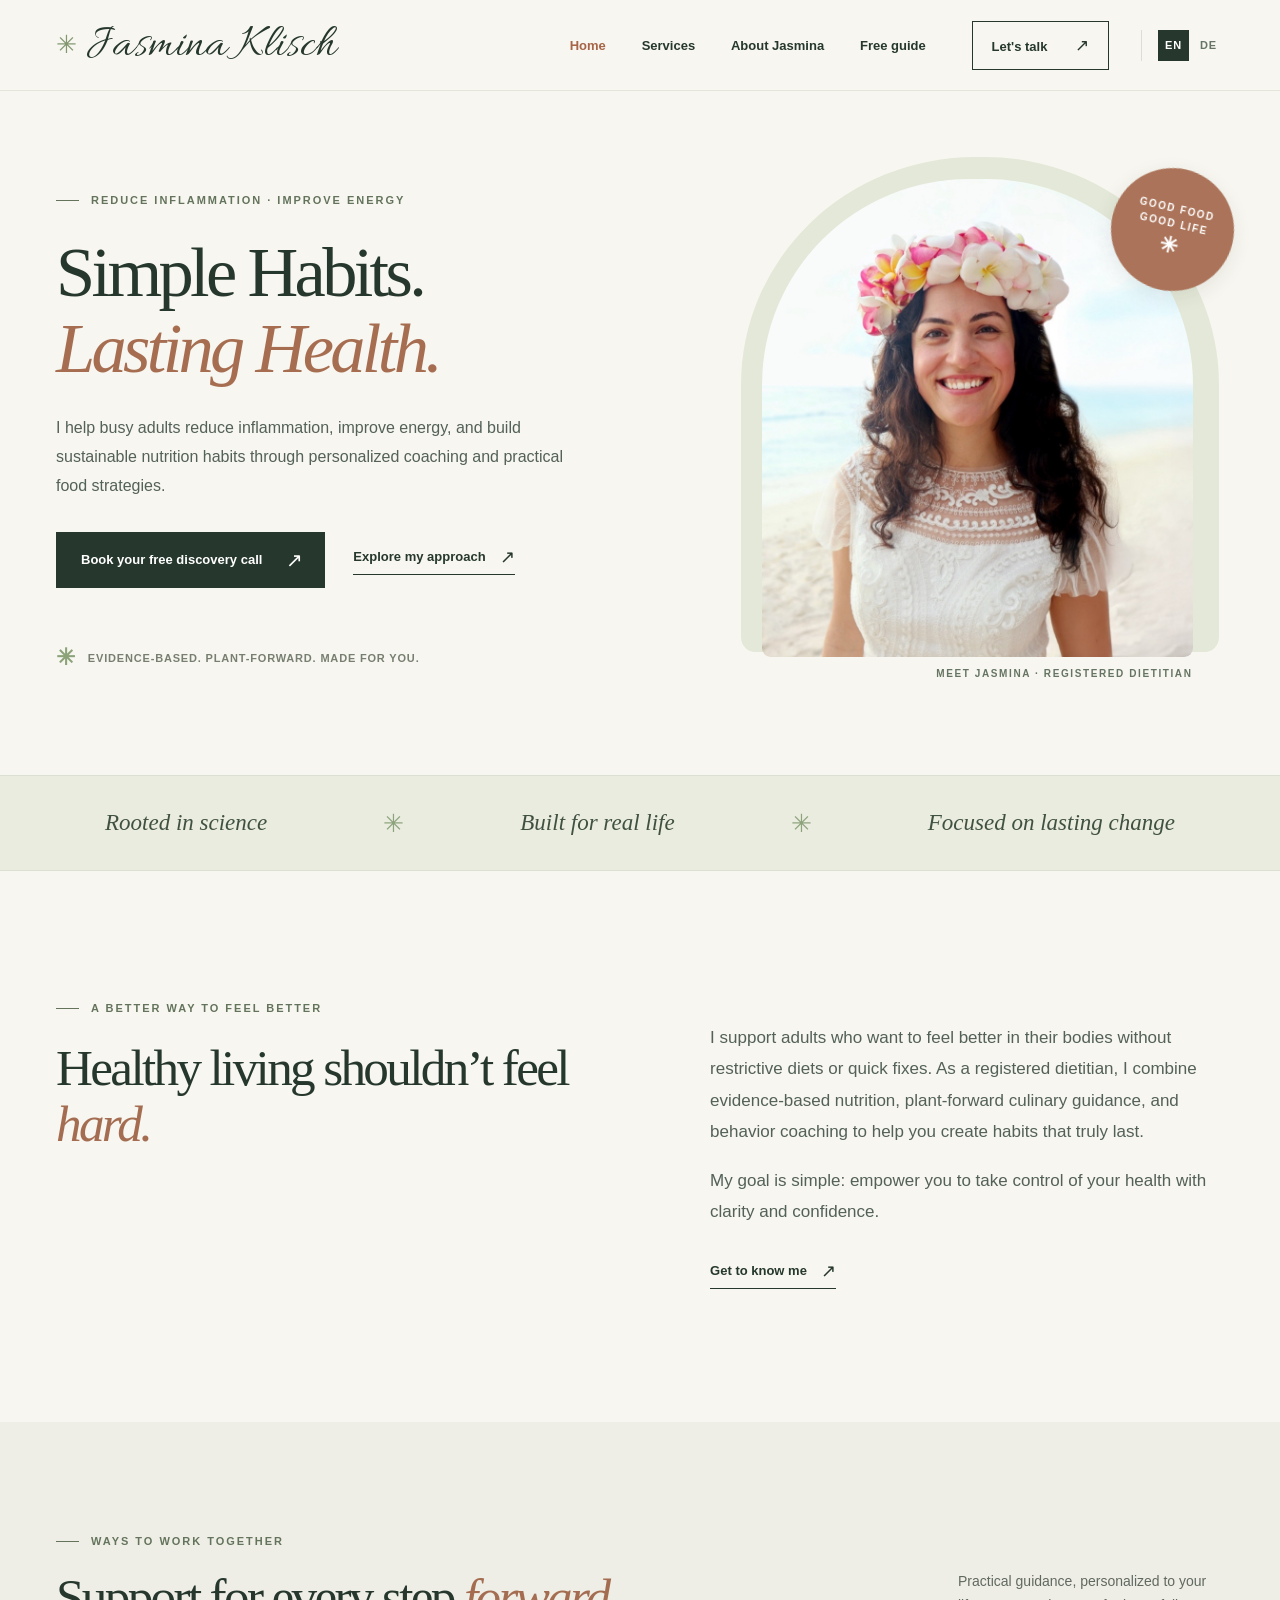
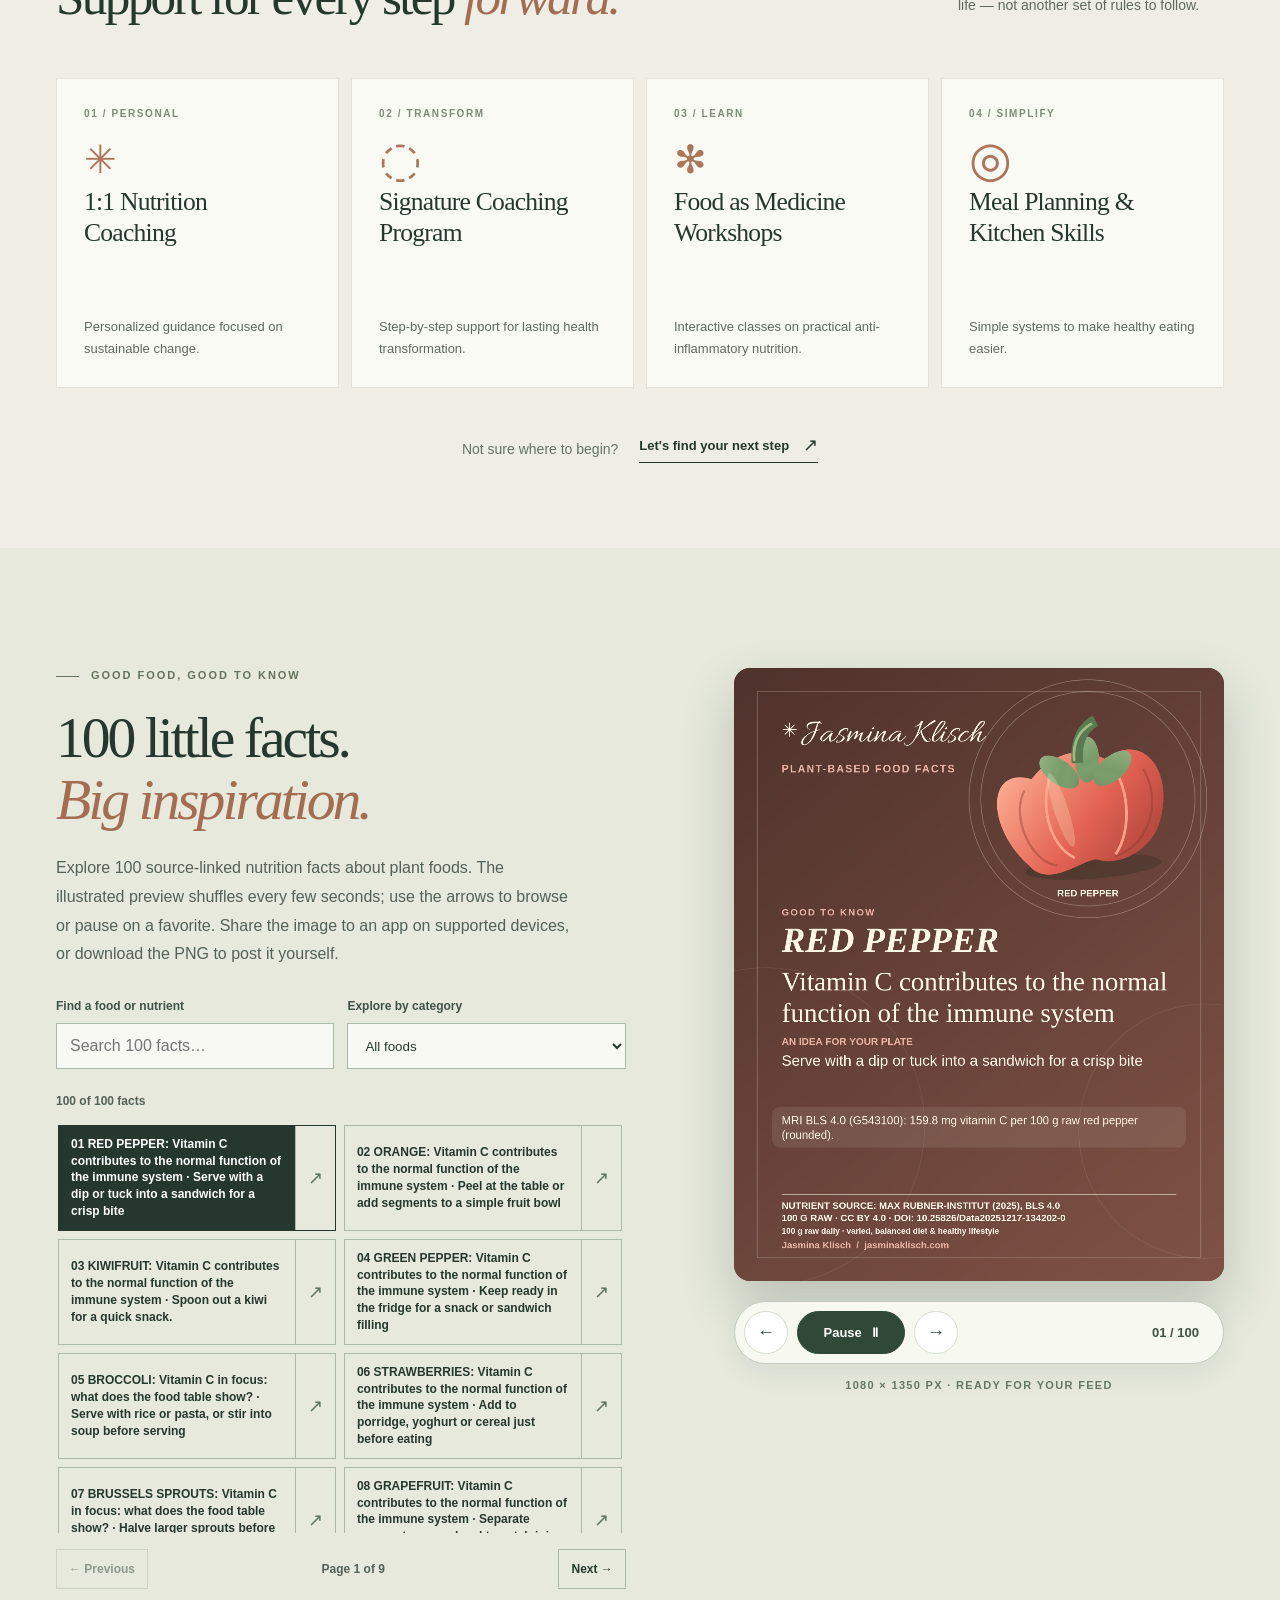
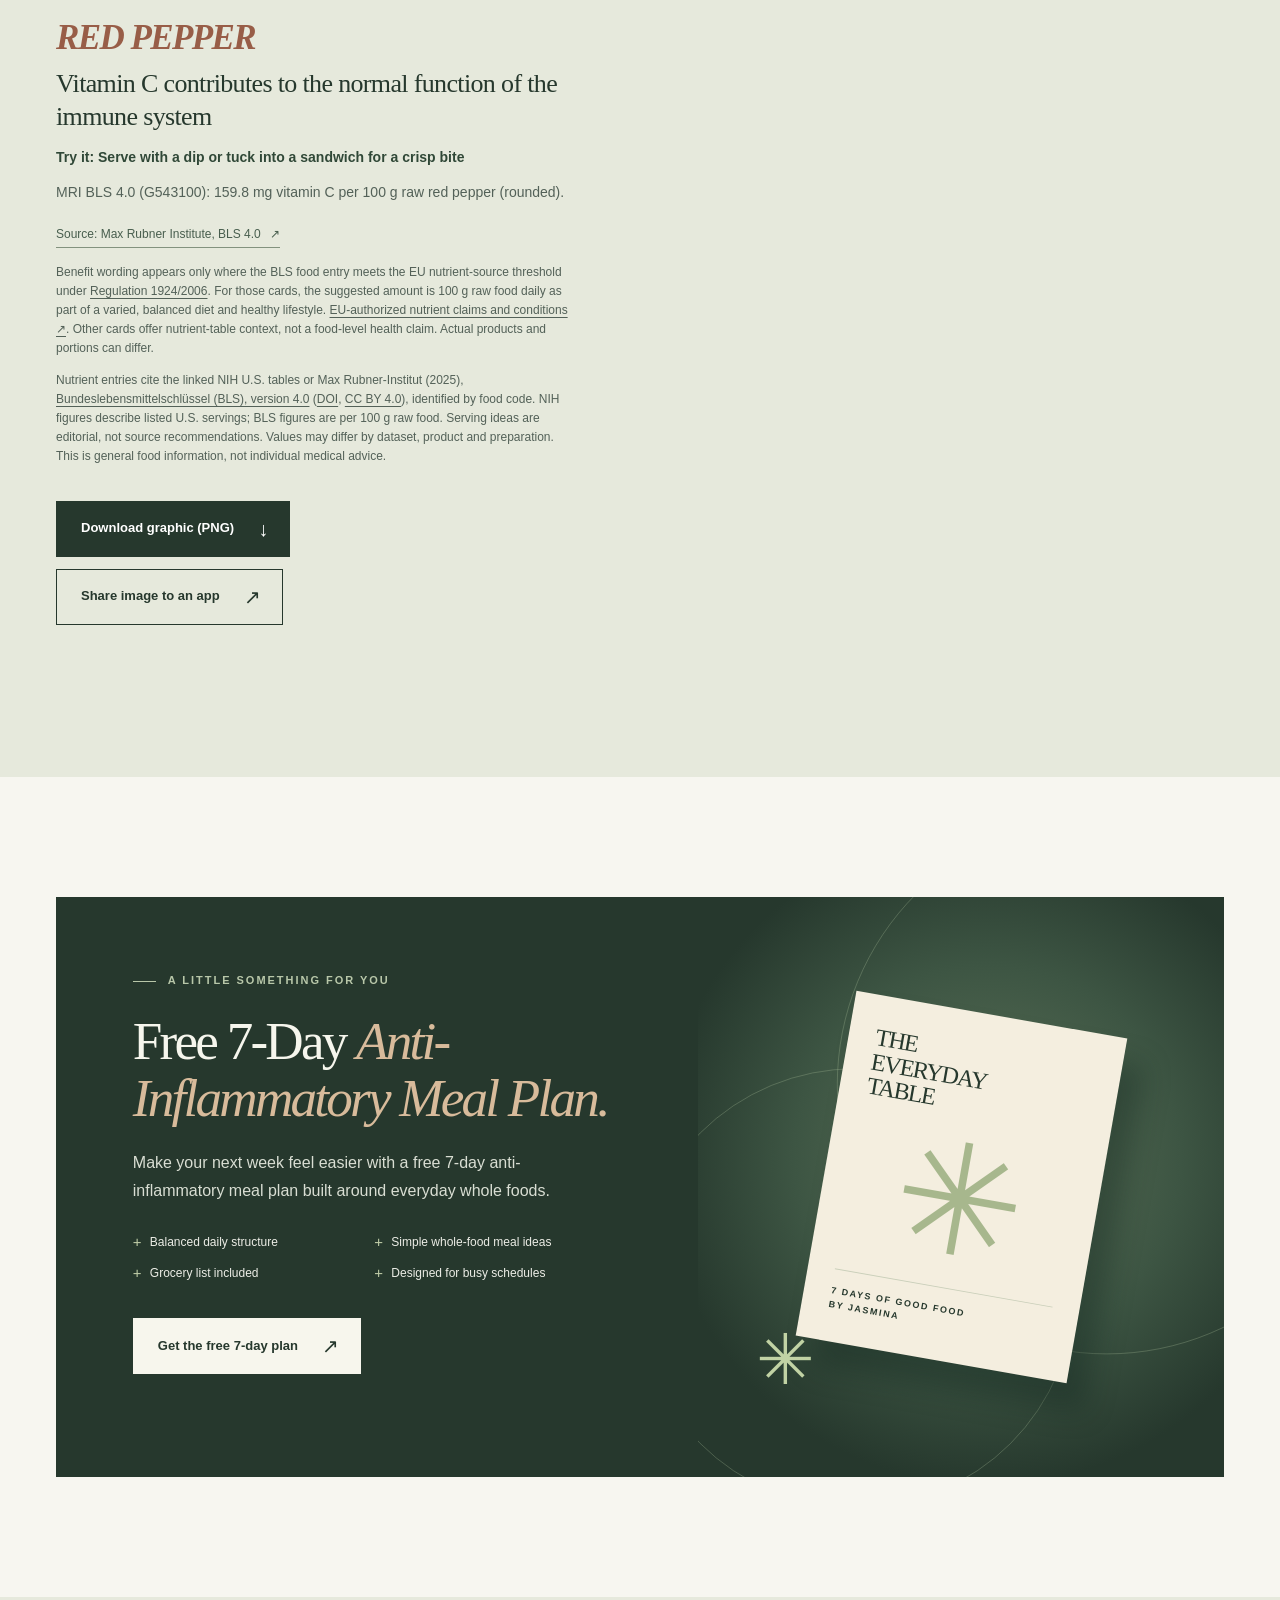
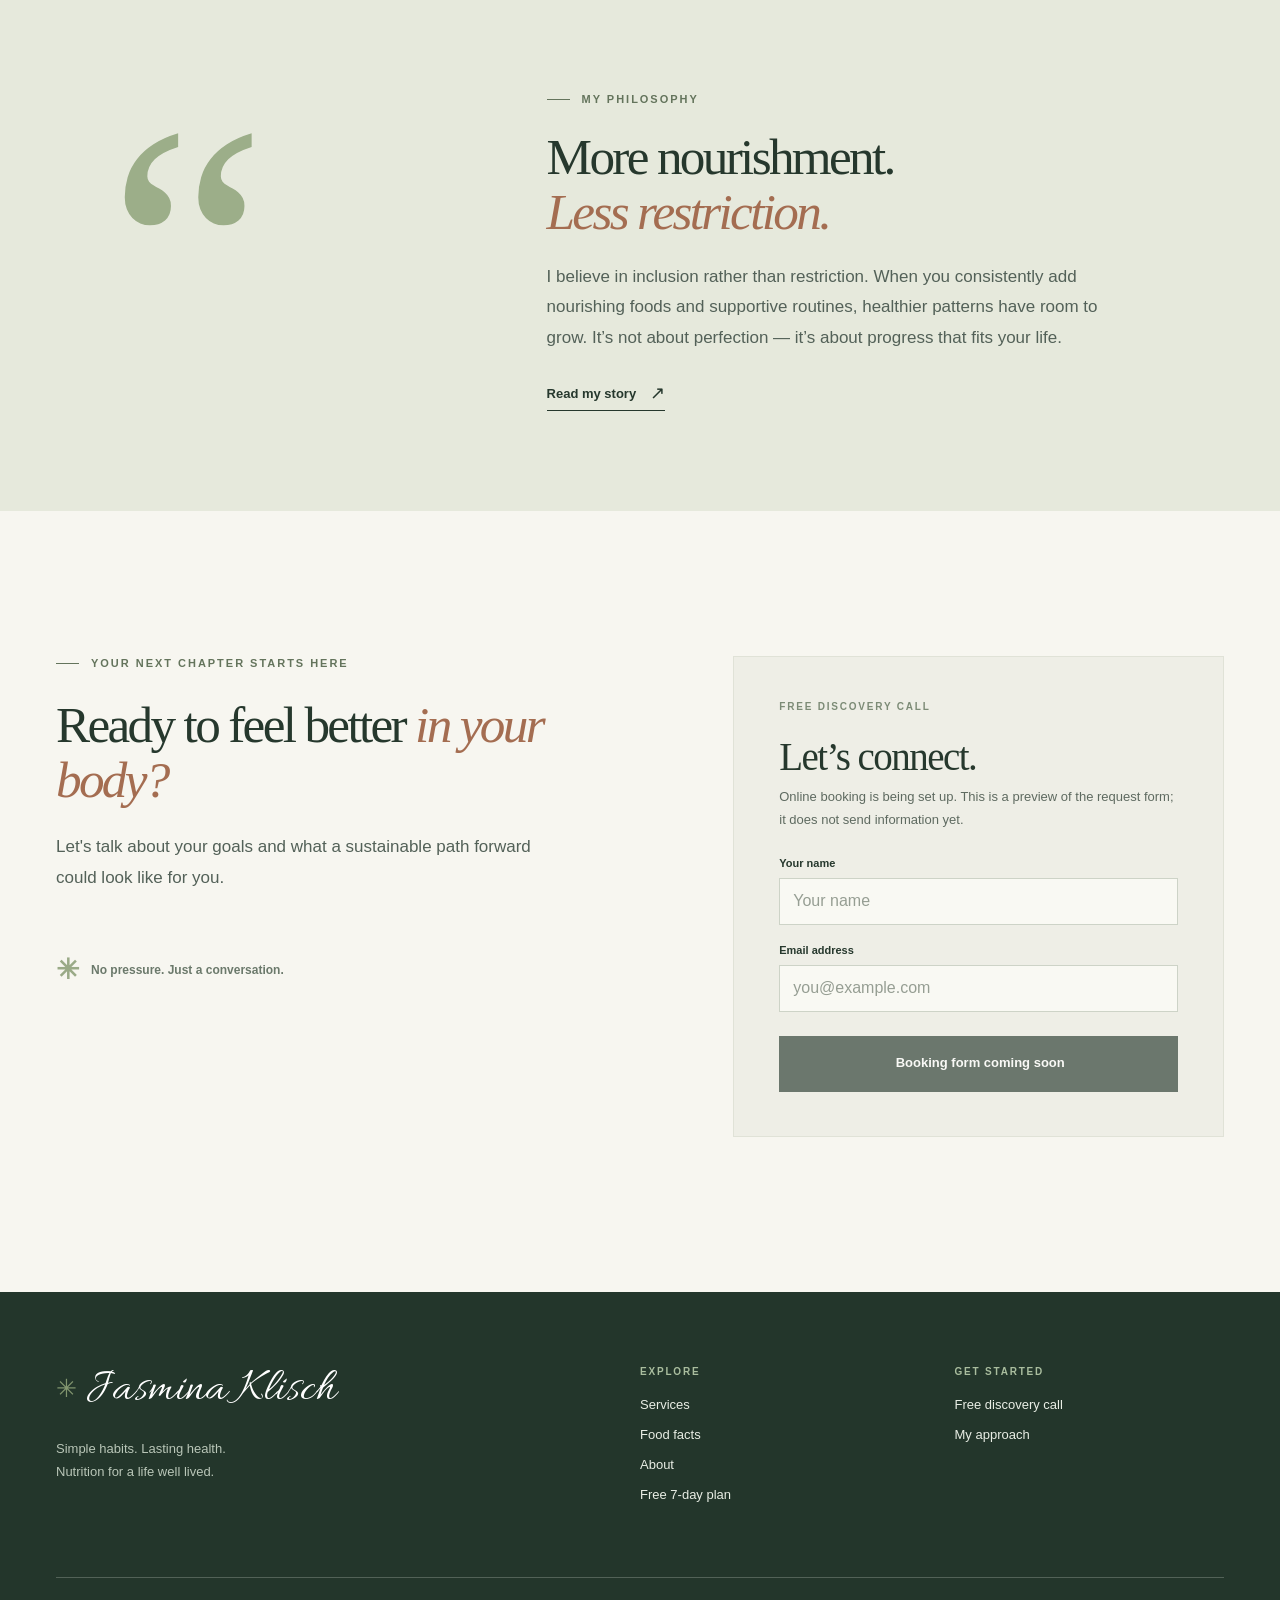
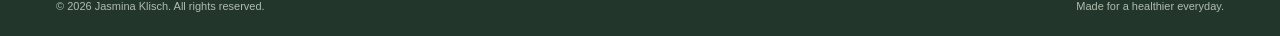
<file: index.html>
<!doctype html>
<html lang="en">
  <head>
    <meta charset="utf-8">
    <meta name="viewport" content="width=device-width, initial-scale=1">
    <meta name="theme-color" content="#f7f6f0">
    <meta name="description" content="Personalized nutrition coaching for busy adults. Jasmina helps you reduce inflammation, improve energy, and build sustainable habits with practical, evidence-based guidance.">
    <title>Nutrition Coaching for Energy & Lasting Health | Jasmina Klisch</title>
    <link rel="canonical" href="https://apopovski.github.io/jasmina/">
    <link rel="alternate" hreflang="en" href="https://apopovski.github.io/jasmina/">
    <link rel="alternate" hreflang="de" href="https://apopovski.github.io/jasmina/de/">
    <link rel="alternate" hreflang="x-default" href="https://apopovski.github.io/jasmina/">
    <link rel="icon" href="favicon.svg" type="image/svg+xml">
    <link rel="preload" href="fonts/Allura-Regular.woff2" as="font" type="font/woff2" crossorigin>
    <link rel="stylesheet" href="styles.css?v=facts-5">
    <link rel="preload" as="image" href="images/Jasmina-optimized.jpg">
    <meta property="og:type" content="website">
    <meta property="og:title" content="Simple Habits. Lasting Health. | Jasmina Klisch">
    <meta property="og:description" content="Personalized, practical nutrition coaching to help busy adults feel better without restrictive diets.">
    <script type="application/ld+json">
      {
        "@context": "https://schema.org",
        "@type": "Person",
        "name": "Jasmina Klisch",
        "jobTitle": "Registered Dietitian Nutritionist",
        "description": "Evidence-based nutrition coaching, plant-forward culinary guidance, and behavior coaching for sustainable health habits.",
        "knowsAbout": ["Nutrition coaching", "Anti-inflammatory nutrition", "Plant-forward cooking", "Lifestyle medicine"]
      }
    </script>
  </head>
  <body>
    <a class="skip-link" href="#main">Skip to content</a>
    <header class="site-header">
      <div class="nav-wrap">
        <a class="brand" href="index.html" aria-label="Jasmina Klisch home"><span class="brand-icon" aria-hidden="true">✳</span><span>Jasmina Klisch</span></a>
        <button class="menu-toggle" type="button" aria-label="Open navigation" aria-expanded="false" aria-controls="site-nav">
          <span></span><span></span>
        </button>
        <nav class="site-nav" id="site-nav" aria-label="Main navigation">
          <a href="index.html" aria-current="page">Home</a>
          <a href="index.html#services">Services</a>
          <a href="about.html">About Jasmina</a>
          <a href="meal-plan.html">Free guide</a>
          <a class="nav-cta" href="#contact">Let's talk <span aria-hidden="true">↗</span></a>
        </nav>
        <div class="language-switch" aria-label="Choose language"><a href="index.html" lang="en" hreflang="en" aria-current="page" aria-label="English, current language">EN</a><a href="de/index.html" lang="de" hreflang="de" aria-label="Auf Deutsch wechseln">DE</a></div>
      </div>
    </header>

    <main id="main">
      <section class="hero section-shell" aria-labelledby="hero-title">
        <div class="hero-copy">
          <p class="eyebrow"><span class="eyebrow-line"></span> REDUCE INFLAMMATION · IMPROVE ENERGY</p>
          <h1 id="hero-title">Simple Habits.<br><em>Lasting Health.</em></h1>
          <p class="hero-text">I help busy adults reduce inflammation, improve energy, and build sustainable nutrition habits through personalized coaching and practical food strategies.</p>
          <div class="hero-actions">
            <a class="button button-dark" href="#contact">Book your free discovery call <span aria-hidden="true">↗</span></a>
            <a class="text-link" href="#approach">Explore my approach <span aria-hidden="true">↗</span></a>
          </div>
          <div class="hero-note"><span class="note-symbol" aria-hidden="true">✳</span> Evidence-based. Plant-forward. Made for you.</div>
        </div>
        <div class="hero-visual">
          <div class="portrait-backdrop"></div>
          <div class="portrait-frame">
            <img src="images/Jasmina-optimized.jpg" alt="Jasmina, registered dietitian nutritionist, smiling outdoors" width="1200" height="1006" fetchpriority="high">
          </div>
          <div class="hero-stamp" aria-hidden="true"><span>GOOD FOOD<br>GOOD LIFE</span><span class="stamp-asterisk">✳</span></div>
          <span class="hero-caption">MEET JASMINA · REGISTERED DIETITIAN</span>
        </div>
      </section>

      <section class="values-band" aria-label="The foundation of my work">
        <div class="section-shell values-inner">
          <span>Rooted in science</span><span class="value-separator" aria-hidden="true">✳</span>
          <span>Built for real life</span><span class="value-separator" aria-hidden="true">✳</span>
          <span>Focused on lasting change</span>
        </div>
      </section>

      <section class="section-shell intro-section" id="approach" aria-labelledby="intro-title">
        <div class="section-heading">
          <p class="eyebrow"><span class="eyebrow-line"></span> A BETTER WAY TO FEEL BETTER</p>
          <h2 id="intro-title">Healthy living shouldn’t feel <em>hard.</em></h2>
        </div>
        <div class="intro-body">
          <p>I support adults who want to feel better in their bodies without restrictive diets or quick fixes. As a registered dietitian, I combine evidence-based nutrition, plant-forward culinary guidance, and behavior coaching to help you create habits that truly last.</p>
          <p>My goal is simple: empower you to take control of your health with clarity and confidence.</p>
          <a class="text-link" href="about.html">Get to know me <span aria-hidden="true">↗</span></a>
        </div>
      </section>

      <section class="services-section" id="services" aria-labelledby="services-title">
        <div class="section-shell">
          <div class="section-topline">
            <div>
              <p class="eyebrow"><span class="eyebrow-line"></span> WAYS TO WORK TOGETHER</p>
              <h2 id="services-title">Support for every step <em>forward.</em></h2>
            </div>
            <p>Practical guidance, personalized to your life — not another set of rules to follow.</p>
          </div>
          <div class="service-grid">
            <article class="service-card">
              <span class="service-number">01 / PERSONAL</span>
              <span class="service-icon" aria-hidden="true">✳</span>
              <h3>1:1 Nutrition<br>Coaching</h3>
              <p>Personalized guidance focused on sustainable change.</p>
            </article>
            <article class="service-card">
              <span class="service-number">02 / TRANSFORM</span>
              <span class="service-icon icon-circle" aria-hidden="true">◌</span>
              <h3>Signature Coaching<br>Program</h3>
              <p>Step-by-step support for lasting health transformation.</p>
            </article>
            <article class="service-card">
              <span class="service-number">03 / LEARN</span>
              <span class="service-icon" aria-hidden="true">✻</span>
              <h3>Food as Medicine<br>Workshops</h3>
              <p>Interactive classes on practical anti-inflammatory nutrition.</p>
            </article>
            <article class="service-card">
              <span class="service-number">04 / SIMPLIFY</span>
              <span class="service-icon icon-circle" aria-hidden="true">◎</span>
              <h3>Meal Planning &<br>Kitchen Skills</h3>
              <p>Simple systems to make healthy eating easier.</p>
            </article>
          </div>
          <div class="services-footer"><span>Not sure where to begin?</span><a class="text-link" href="#contact">Let's find your next step <span aria-hidden="true">↗</span></a></div>
        </div>
      </section>

      <section class="food-facts-section" id="food-facts" aria-labelledby="facts-title">
        <div class="section-shell facts-layout">
          <div class="facts-copy">
            <p class="eyebrow"><span class="eyebrow-line"></span> GOOD FOOD, GOOD TO KNOW</p>
            <h2 id="facts-title">100 little facts.<br><em>Big inspiration.</em></h2>
            <p>Explore 100 source-linked nutrition facts about plant foods. The illustrated preview shuffles every few seconds; use the arrows to browse or pause on a favorite. Share the image to an app on supported devices, or download the PNG to post it yourself.</p>
            <div class="fact-filters">
              <label for="fact-search">Find a food or nutrient</label>
              <input id="fact-search" type="search" placeholder="Search 100 facts…" autocomplete="off">
              <label for="fact-category">Explore by category</label>
              <select id="fact-category">
                <option value="all">All foods</option>
                <option value="produce">Fruits &amp; vegetables</option>
                <option value="legumes">Beans &amp; legumes</option>
                <option value="grains">Grains &amp; grain foods</option>
                <option value="nuts-seeds">Nuts &amp; seeds</option>
              </select>
            </div>
            <p class="fact-results" role="status" aria-live="polite"></p>
            <div class="fact-options" aria-label="Nutrition facts"></div>
            <div class="fact-pagination"><button class="fact-prev" type="button" disabled>← Previous</button><span class="fact-page"></span><button class="fact-next" type="button">Next →</button></div>
            <noscript><p>Enable JavaScript to preview and download these graphics.</p></noscript>
            <div class="fact-explanation">
              <span class="fact-food-name" data-fact-food>RED PEPPER</span>
              <h3 data-fact-title>Vitamin C contributes to the normal function of the immune system</h3>
              <p data-fact-use>Try it: Serve with a dip or tuck into a sandwich for a crisp bite</p>
              <p data-fact-description>MRI BLS 4.0 (G543100): 159.8 mg vitamin C per 100 g raw red pepper (rounded).</p>
            </div>
            <a class="fact-source" data-fact-source href="https://blsdb.de/download" target="_blank" rel="noopener noreferrer">Source: Max Rubner Institute, BLS 4.0 <span aria-hidden="true">↗</span></a>
            <p class="fact-claim-note">Benefit wording appears only where the BLS food entry meets the EU nutrient-source threshold under <a href="https://eur-lex.europa.eu/eli/reg/2006/1924/oj" target="_blank" rel="noopener noreferrer">Regulation 1924/2006</a>. For those cards, the suggested amount is 100 g raw food daily as part of a varied, balanced diet and healthy lifestyle. <a href="https://eur-lex.europa.eu/eli/reg/2012/432/oj" target="_blank" rel="noopener noreferrer">EU-authorized nutrient claims and conditions ↗</a>. Other cards offer nutrient-table context, not a food-level health claim. Actual products and portions can differ.</p>
            <p class="fact-source-note">Nutrient entries cite the linked NIH U.S. tables or Max Rubner-Institut (2025), <a href="https://blsdb.de/download" target="_blank" rel="noopener noreferrer">Bundeslebensmittelschlüssel (BLS), version 4.0</a> (<a href="https://doi.org/10.25826/Data20251217-134202-0" target="_blank" rel="noopener noreferrer">DOI</a>, <a href="https://creativecommons.org/licenses/by/4.0/deed.en" target="_blank" rel="noopener noreferrer">CC BY 4.0</a>), identified by food code. NIH figures describe listed U.S. servings; BLS figures are per 100 g raw food. Serving ideas are editorial, not source recommendations. Values may differ by dataset, product and preparation. This is general food information, not individual medical advice.</p>
            <button type="button" class="button button-dark fact-download">Download graphic (PNG) <span aria-hidden="true">↓</span></button>
            <button type="button" class="button fact-share" aria-expanded="false" aria-controls="fact-share-help">Share image to an app <span aria-hidden="true">↗</span></button>
            <div class="fact-share-help" id="fact-share-help" hidden>
              <h3>Post this graphic anywhere.</h3>
              <p>Your browser can't send this image directly to a social app. Download the PNG and upload it to Instagram, Facebook, Pinterest, or another app. Where supported, you can also copy the image to paste into a post. Copy the ready-made caption below.</p>
              <button type="button" class="fact-copy-image" hidden>Copy image <span aria-hidden="true">↗</span></button>
              <button type="button" class="fact-copy-caption">Copy caption <span aria-hidden="true">↗</span></button>
            </div>
            <p class="fact-status" role="status" aria-live="polite"></p>
          </div>
          <div class="facts-preview">
            <canvas id="fact-canvas" width="1080" height="1350" role="img" aria-label="Shareable Jasmina Klisch nutrition fact graphic about red bell peppers"></canvas>
            <div class="fact-slider" aria-label="Food fact slideshow">
              <button type="button" class="fact-slide-back" aria-label="Previous food fact">←</button>
              <button type="button" class="fact-slide-toggle" aria-label="Pause slideshow" aria-pressed="false">Pause <span aria-hidden="true">Ⅱ</span></button>
              <button type="button" class="fact-slide-forward" aria-label="Next food fact">→</button>
              <span class="fact-slide-count" aria-live="off">01 / 100</span>
            </div>
            <p>1080 × 1350 px · Ready for your feed</p>
          </div>
        </div>
      </section>

      <section class="guide-section section-shell" aria-labelledby="guide-title">
        <div class="guide-card">
          <div class="guide-copy">
            <p class="eyebrow light-eyebrow"><span class="eyebrow-line"></span> A LITTLE SOMETHING FOR YOU</p>
            <h2 id="guide-title">Free 7-Day <em>Anti-Inflammatory Meal Plan.</em></h2>
            <p>Make your next week feel easier with a free 7-day anti-inflammatory meal plan built around everyday whole foods.</p>
            <ul class="guide-list">
              <li>Balanced daily structure</li>
              <li>Simple whole-food meal ideas</li>
              <li>Grocery list included</li>
              <li>Designed for busy schedules</li>
            </ul>
            <a class="button button-light" href="meal-plan.html">Get the free 7-day plan <span aria-hidden="true">↗</span></a>
          </div>
          <div class="guide-art" aria-hidden="true">
            <div class="guide-orbit orbit-one"></div><div class="guide-orbit orbit-two"></div>
            <div class="guide-paper"><span>THE<br>EVERYDAY<br>TABLE</span><div class="paper-art">✳</div><small>7 DAYS OF GOOD FOOD<br>BY JASMINA</small></div>
            <span class="art-sparkle">✳</span>
          </div>
        </div>
      </section>

      <section class="philosophy-section" aria-labelledby="philosophy-title">
        <div class="section-shell philosophy-grid">
          <div class="philosophy-mark" aria-hidden="true">“</div>
          <div>
            <p class="eyebrow"><span class="eyebrow-line"></span> MY PHILOSOPHY</p>
            <h2 id="philosophy-title">More nourishment.<br><em>Less restriction.</em></h2>
            <p>I believe in inclusion rather than restriction. When you consistently add nourishing foods and supportive routines, healthier patterns have room to grow. It’s not about perfection — it’s about progress that fits your life.</p>
            <a class="text-link" href="about.html">Read my story <span aria-hidden="true">↗</span></a>
          </div>
        </div>
      </section>

      <section class="contact-section section-shell" id="contact" aria-labelledby="contact-title">
        <div class="contact-copy">
          <p class="eyebrow"><span class="eyebrow-line"></span> YOUR NEXT CHAPTER STARTS HERE</p>
          <h2 id="contact-title">Ready to feel better <em>in your body?</em></h2>
          <p>Let's talk about your goals and what a sustainable path forward could look like for you.</p>
          <div class="contact-mini"><span aria-hidden="true">✳</span> No pressure. Just a conversation.</div>
        </div>
        <div class="contact-panel">
          <span class="panel-kicker">FREE DISCOVERY CALL</span>
          <h3>Let’s connect.</h3>
          <p>Online booking is being set up. This is a preview of the request form; it does not send information yet.</p>
          <form aria-label="Discovery call form preview">
            <label for="name">Your name</label>
            <input id="name" name="name" type="text" placeholder="Your name" autocomplete="name" disabled>
            <label for="email">Email address</label>
            <input id="email" name="email" type="email" placeholder="you@example.com" autocomplete="email" disabled>
            <button class="button button-dark" type="button" disabled>Booking form coming soon</button>
          </form>
        </div>
      </section>
    </main>

    <footer class="site-footer">
      <div class="section-shell footer-main">
        <div><a class="brand footer-brand" href="index.html"><span class="brand-icon" aria-hidden="true">✳</span><span>Jasmina Klisch</span></a><p>Simple habits. Lasting health.<br>Nutrition for a life well lived.</p></div>
        <div class="footer-links"><span>EXPLORE</span><a href="index.html#services">Services</a><a href="index.html#food-facts">Food facts</a><a href="about.html">About</a><a href="meal-plan.html">Free 7-day plan</a></div>
        <div class="footer-links"><span>GET STARTED</span><a href="index.html#contact">Free discovery call</a><a href="about.html#approach">My approach</a></div>
      </div>
      <div class="section-shell footer-bottom"><span>© <span data-year>2026</span> Jasmina Klisch. All rights reserved.</span><span>Made for a healthier everyday.</span></div>
    </footer>
    <script src="script.js" defer></script>
    <script src="food-facts-data.js?v=104" defer></script>
    <script src="food-facts.js?v=illustrations-6" defer></script>
  </body>
</html>
</file>
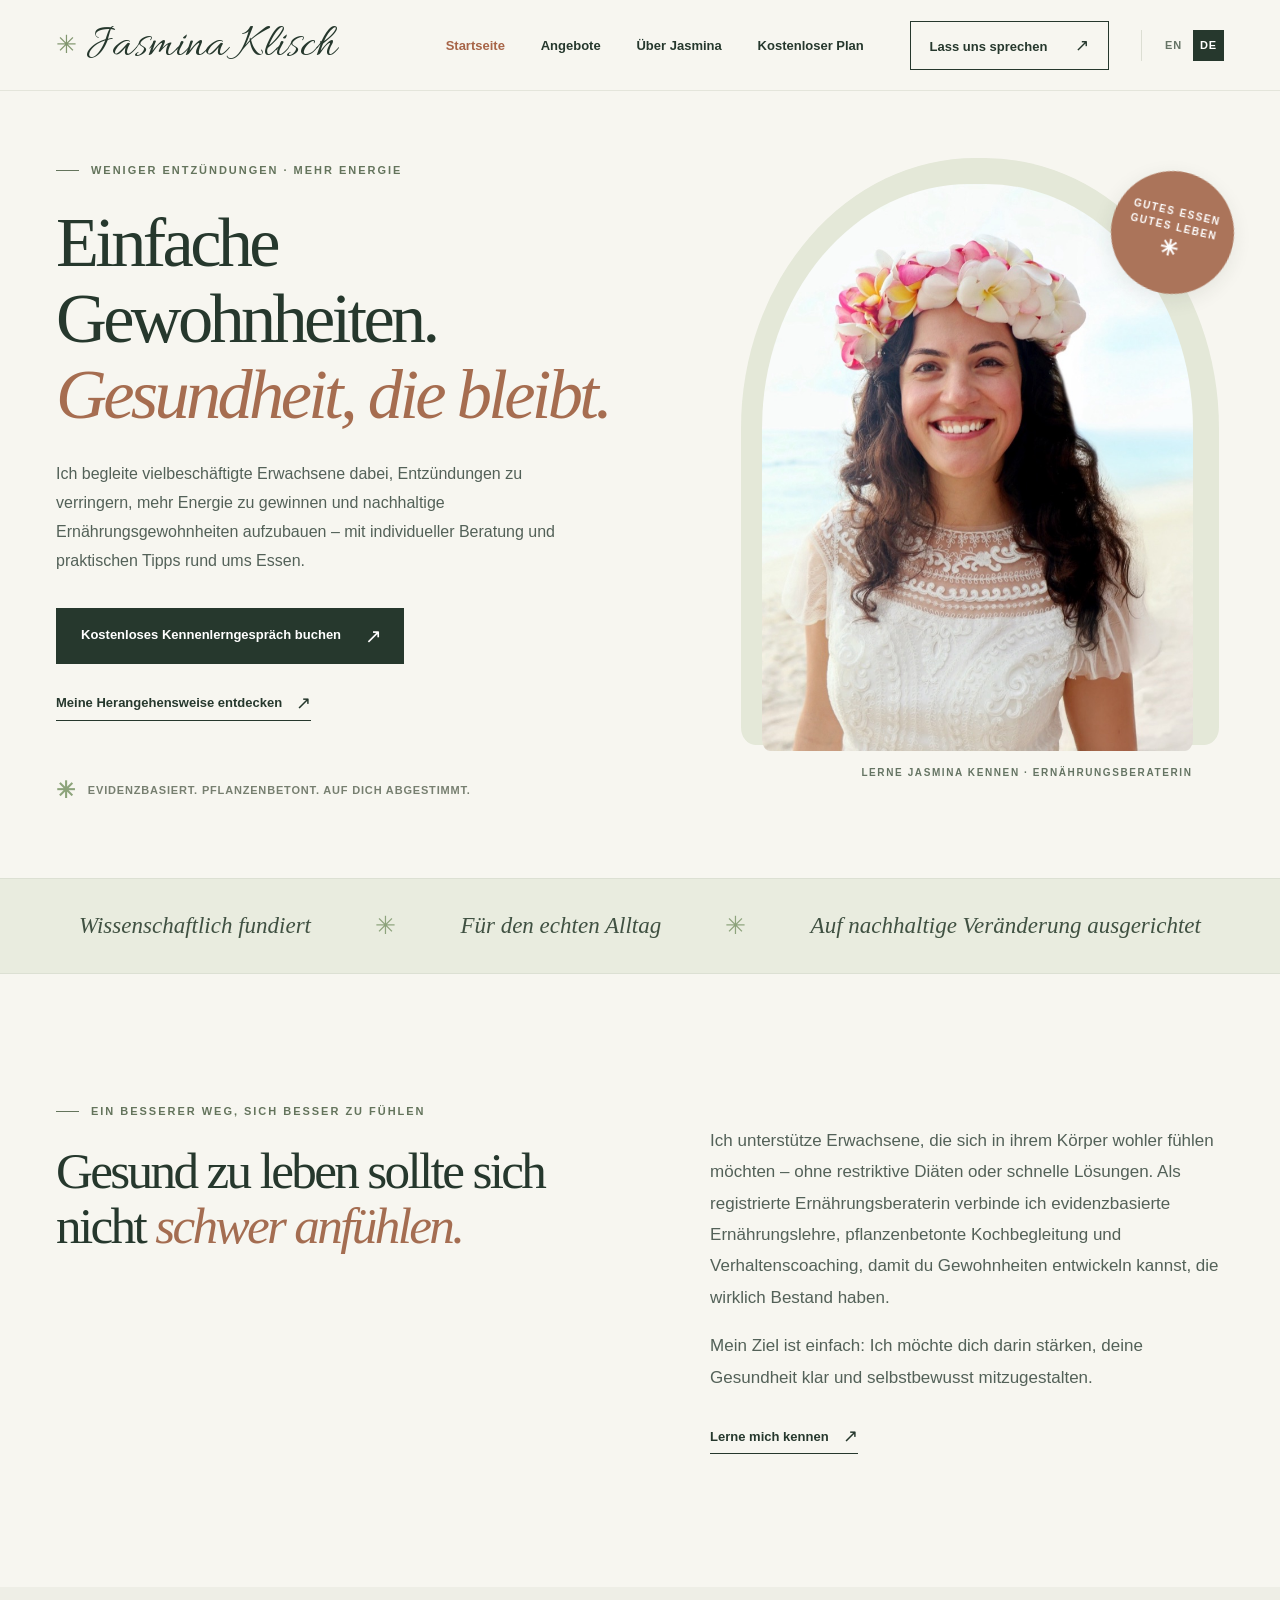
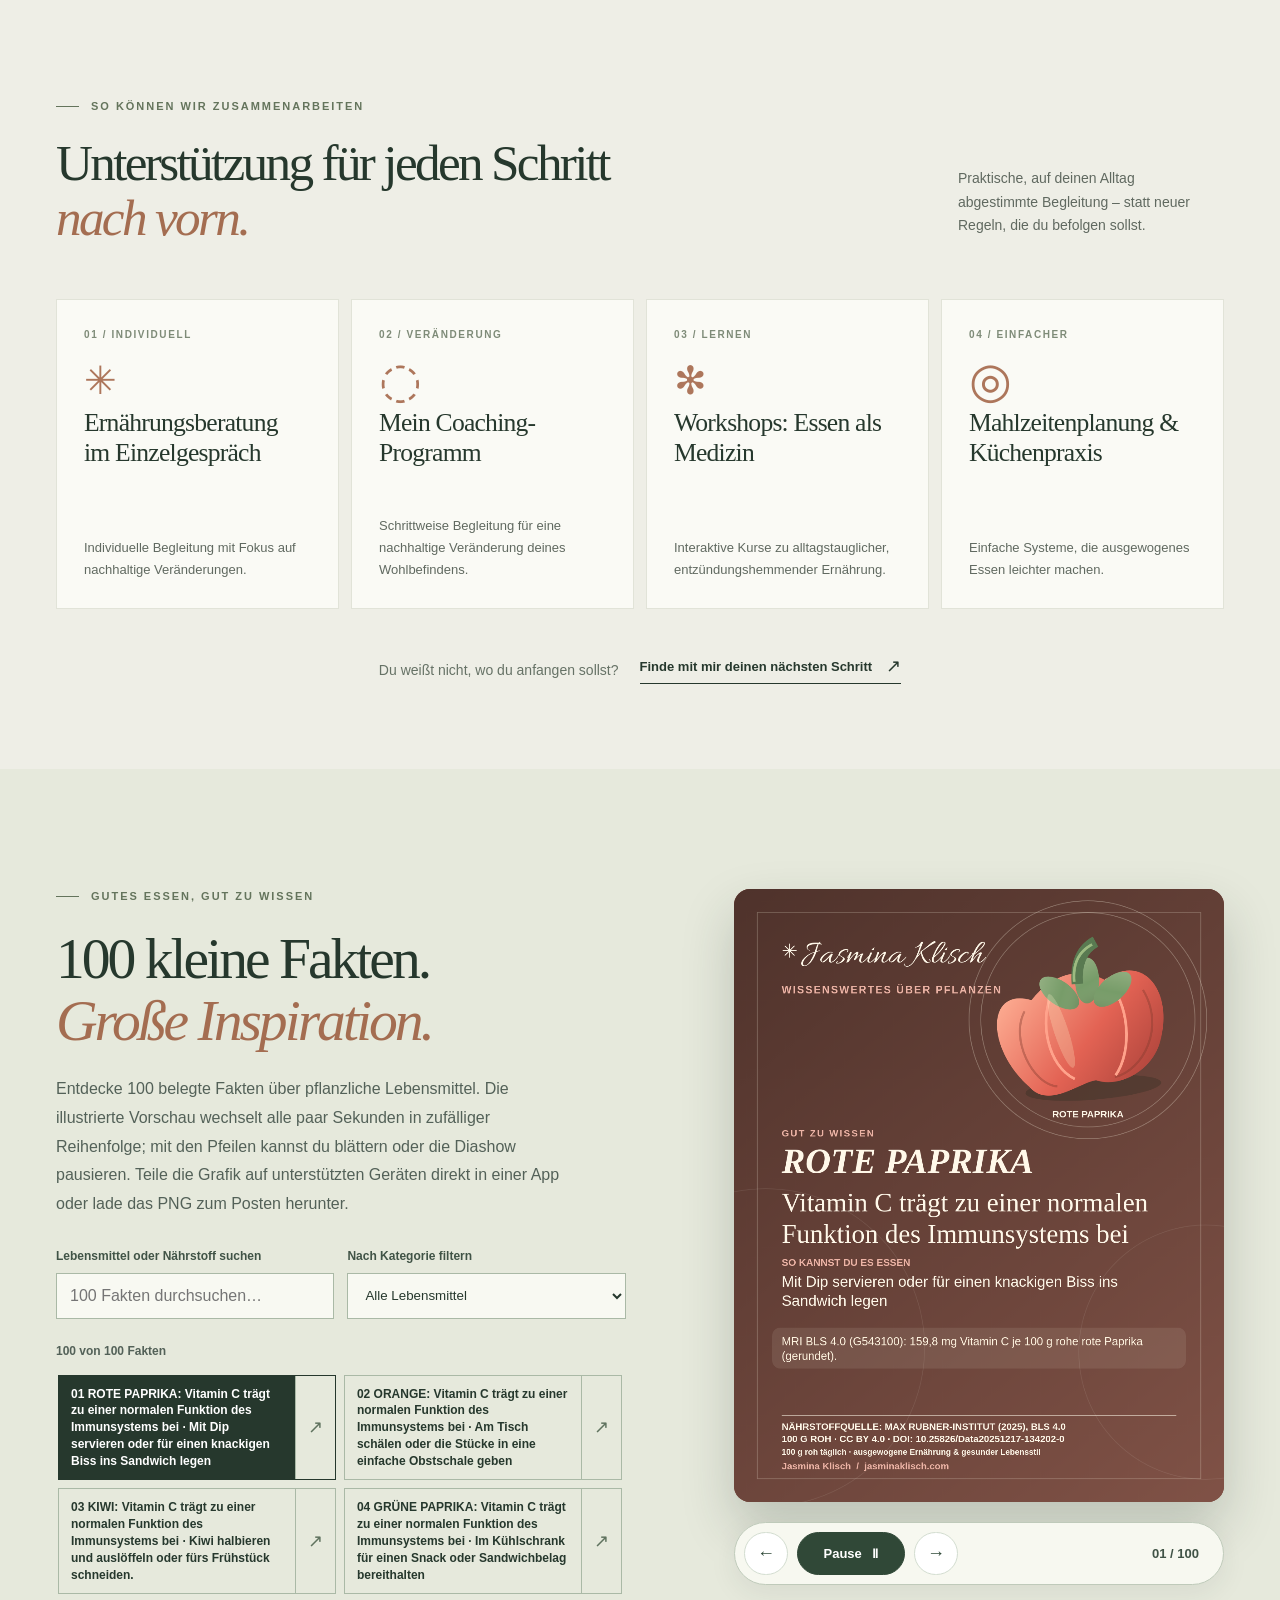
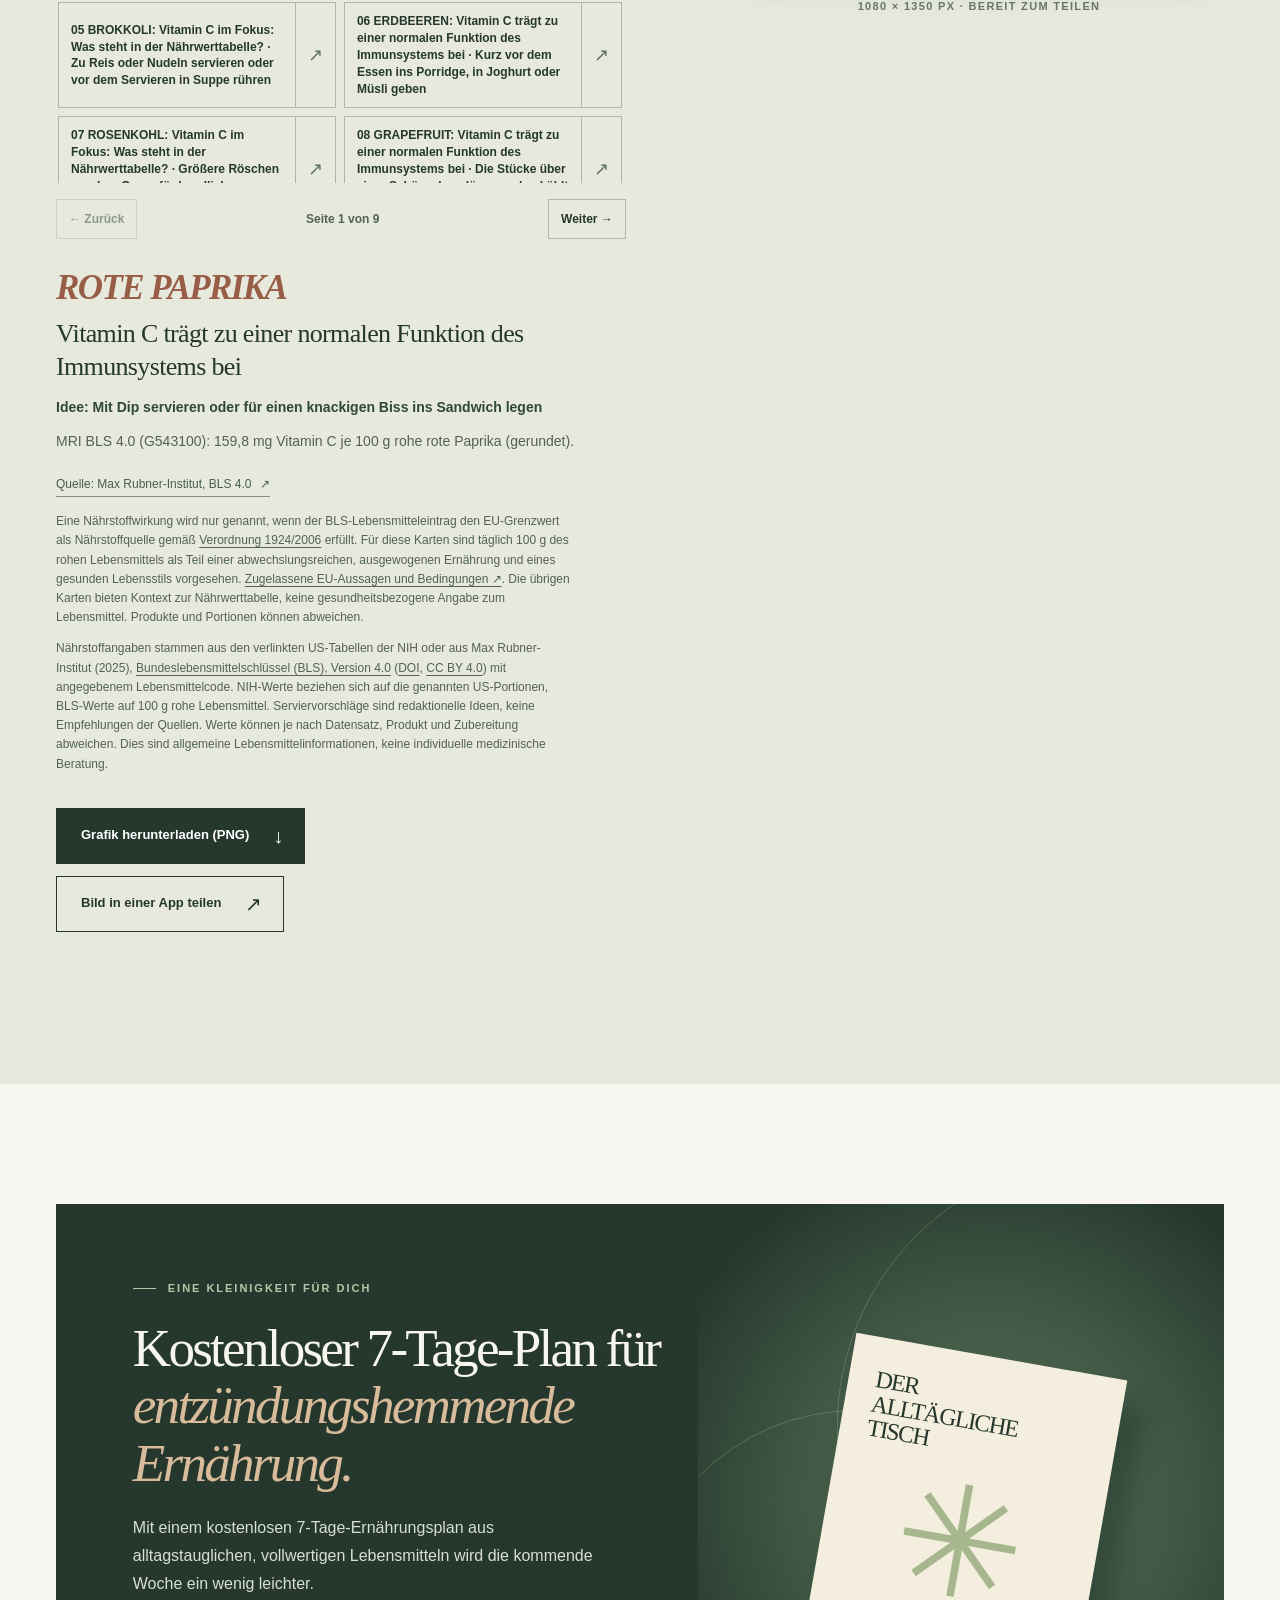
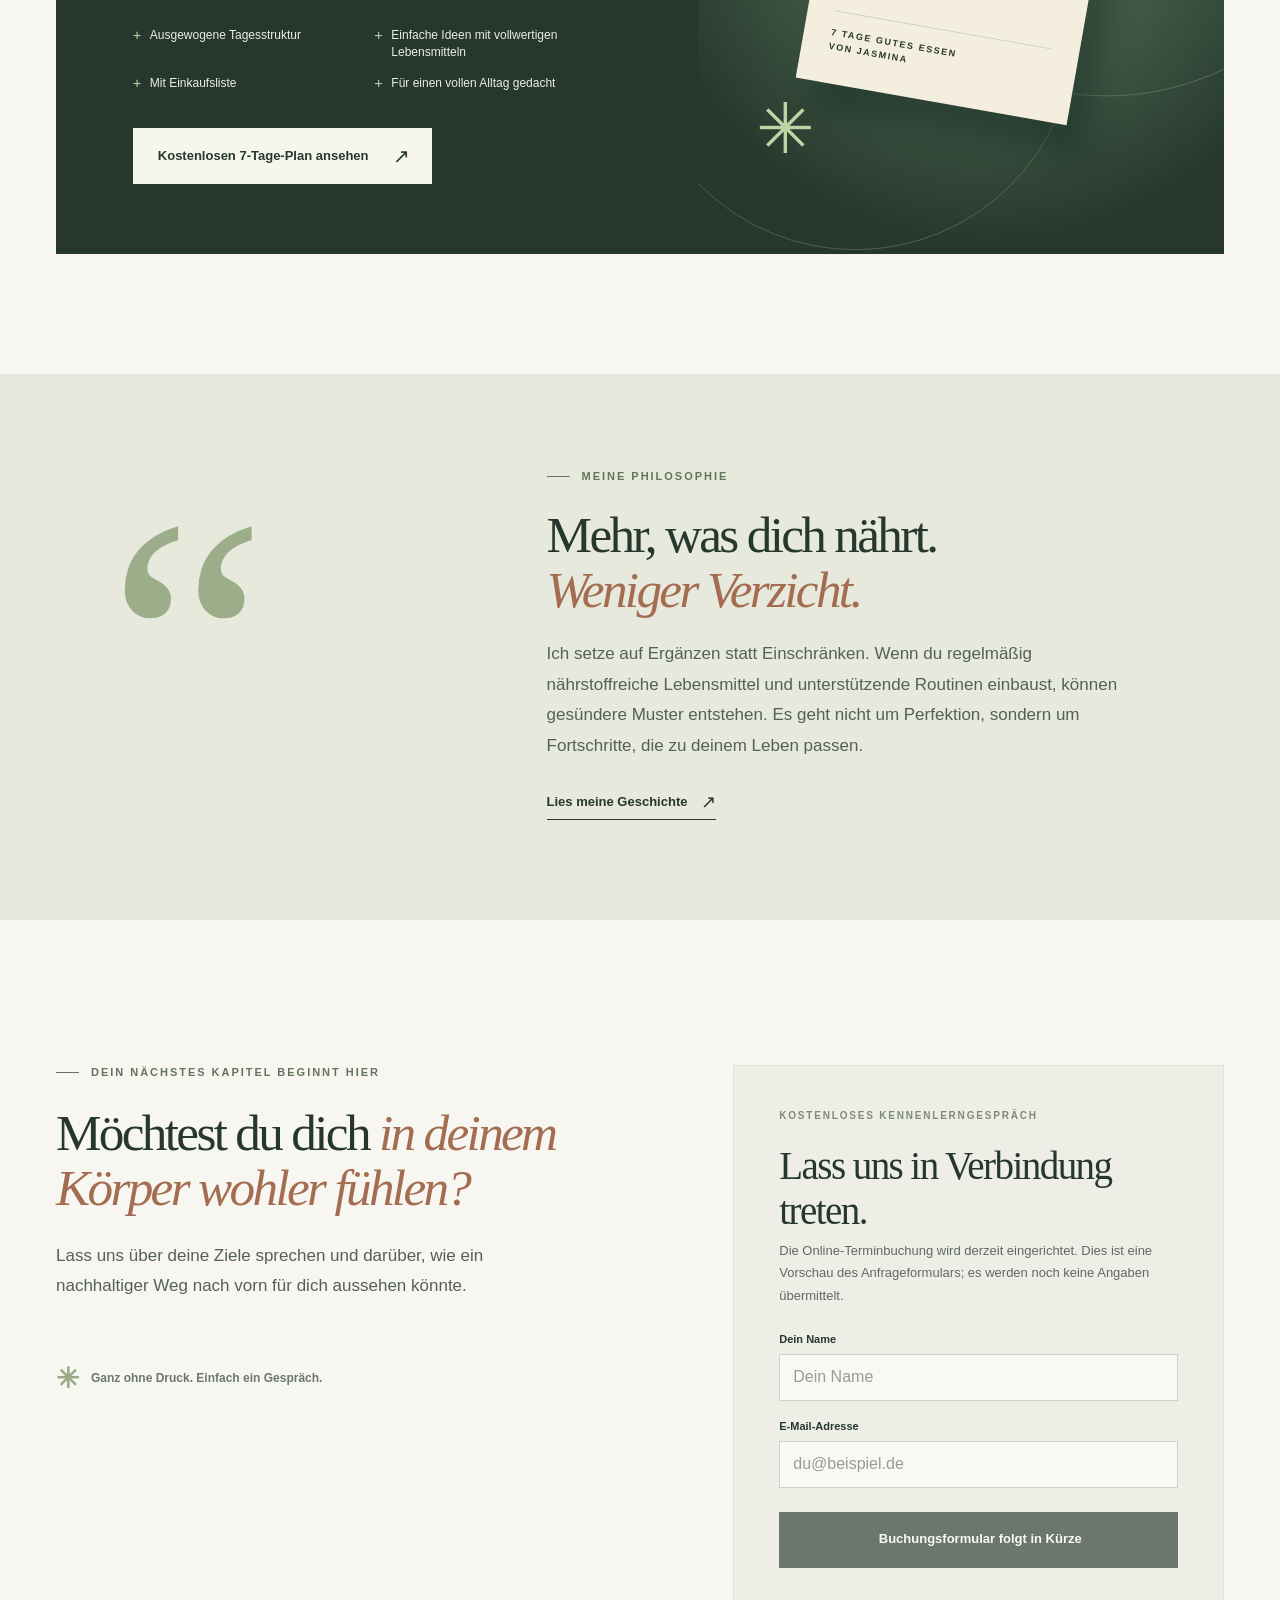
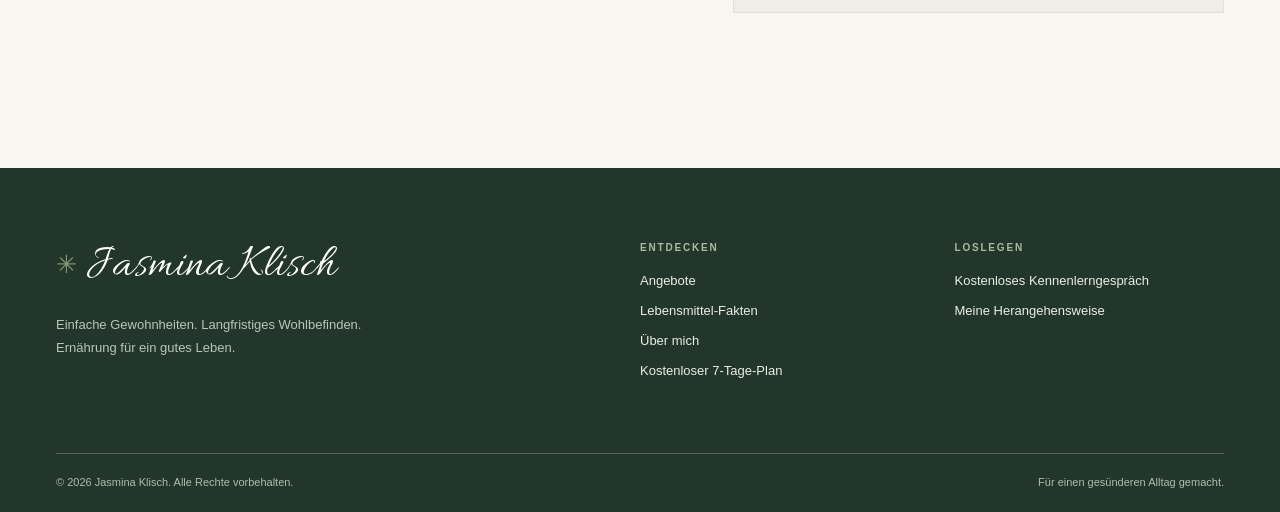
<file: de/index.html>
<!doctype html>
<html lang="de">
  <head>
    <meta charset="utf-8">
    <meta name="viewport" content="width=device-width, initial-scale=1">
    <meta name="theme-color" content="#f7f6f0">
    <meta name="description" content="Individuelle Ernährungsberatung für vielbeschäftigte Erwachsene. Jasmina begleitet dich mit alltagstauglicher, evidenzbasierter Beratung dabei, dein Wohlbefinden zu fördern und nachhaltige Gewohnheiten aufzubauen.">
    <title>Ernährungsberatung für mehr Energie und langfristiges Wohlbefinden | Jasmina Klisch</title>
    <link rel="canonical" href="https://apopovski.github.io/jasmina/de/">
    <link rel="alternate" hreflang="en" href="https://apopovski.github.io/jasmina/">
    <link rel="alternate" hreflang="de" href="https://apopovski.github.io/jasmina/de/">
    <link rel="alternate" hreflang="x-default" href="https://apopovski.github.io/jasmina/">
    <link rel="icon" href="../favicon.svg" type="image/svg+xml">
    <link rel="preload" href="../fonts/Allura-Regular.woff2" as="font" type="font/woff2" crossorigin>
    <link rel="stylesheet" href="../styles.css?v=facts-5">
    <link rel="preload" as="image" href="../images/Jasmina-optimized.jpg">
    <meta property="og:type" content="website">
    <meta property="og:title" content="Einfache Gewohnheiten. Langfristiges Wohlbefinden. | Jasmina Klisch">
    <meta property="og:description" content="Individuelle, alltagstaugliche Ernährungsberatung für vielbeschäftigte Erwachsene – ohne restriktive Diäten.">
    <script type="application/ld+json">
      {
        "@context": "https://schema.org",
        "@type": "Person",
        "name": "Jasmina Klisch",
        "jobTitle": "Registrierte Ernährungsberaterin",
        "description": "Evidenzbasierte Ernährungsberatung, pflanzenbetonte Kochbegleitung und Unterstützung bei Verhaltensänderungen für nachhaltige Gesundheitsgewohnheiten.",
        "knowsAbout": ["Ernährungsberatung", "Entzündungshemmende Ernährung", "Pflanzenbetontes Kochen", "Lebensstilmedizin"]
      }
    </script>
  </head>
  <body>
    <a class="skip-link" href="#main">Zum Inhalt springen</a>
    <header class="site-header">
      <div class="nav-wrap">
        <a class="brand" href="index.html" aria-label="Jasmina Klisch: Startseite"><span class="brand-icon" aria-hidden="true">✳</span><span>Jasmina Klisch</span></a>
        <button class="menu-toggle" type="button" aria-label="Navigation öffnen" aria-expanded="false" aria-controls="site-nav">
          <span></span><span></span>
        </button>
        <nav class="site-nav" id="site-nav" aria-label="Hauptnavigation">
          <a href="index.html" aria-current="page">Startseite</a>
          <a href="index.html#services">Angebote</a>
          <a href="about.html">Über Jasmina</a>
          <a href="meal-plan.html">Kostenloser Plan</a>
          <a class="nav-cta" href="#contact">Lass uns sprechen <span aria-hidden="true">↗</span></a>
        </nav>
        <div class="language-switch" aria-label="Sprache wählen"><a href="../index.html" lang="en" hreflang="en" aria-label="Zu Englisch wechseln">EN</a><a href="index.html" lang="de" hreflang="de" aria-current="page" aria-label="Deutsch, aktuelle Sprache">DE</a></div>
      </div>
    </header>

    <main id="main">
      <section class="hero section-shell" aria-labelledby="hero-title">
        <div class="hero-copy">
          <p class="eyebrow"><span class="eyebrow-line"></span> WENIGER ENTZÜNDUNGEN · MEHR ENERGIE</p>
          <h1 id="hero-title">Einfache Gewohnheiten.<br><em>Gesundheit, die bleibt.</em></h1>
          <p class="hero-text">Ich begleite vielbeschäftigte Erwachsene dabei, Entzündungen zu verringern, mehr Energie zu gewinnen und nachhaltige Ernährungsgewohnheiten aufzubauen – mit individueller Beratung und praktischen Tipps rund ums Essen.</p>
          <div class="hero-actions">
            <a class="button button-dark" href="#contact">Kostenloses Kennenlerngespräch buchen <span aria-hidden="true">↗</span></a>
            <a class="text-link" href="#approach">Meine Herangehensweise entdecken <span aria-hidden="true">↗</span></a>
          </div>
          <div class="hero-note"><span class="note-symbol" aria-hidden="true">✳</span> Evidenzbasiert. Pflanzenbetont. Auf dich abgestimmt.</div>
        </div>
        <div class="hero-visual">
          <div class="portrait-backdrop"></div>
          <div class="portrait-frame">
            <img src="../images/Jasmina-optimized.jpg" alt="Jasmina, registrierte Ernährungsberaterin, lächelt im Freien" width="1200" height="1006" fetchpriority="high">
          </div>
          <div class="hero-stamp" aria-hidden="true"><span>GUTES ESSEN<br>GUTES LEBEN</span><span class="stamp-asterisk">✳</span></div>
          <span class="hero-caption">LERNE JASMINA KENNEN · ERNÄHRUNGSBERATERIN</span>
        </div>
      </section>

      <section class="values-band" aria-label="Die Grundlage meiner Arbeit">
        <div class="section-shell values-inner">
          <span>Wissenschaftlich fundiert</span><span class="value-separator" aria-hidden="true">✳</span>
          <span>Für den echten Alltag</span><span class="value-separator" aria-hidden="true">✳</span>
          <span>Auf nachhaltige Veränderung ausgerichtet</span>
        </div>
      </section>

      <section class="section-shell intro-section" id="approach" aria-labelledby="intro-title">
        <div class="section-heading">
          <p class="eyebrow"><span class="eyebrow-line"></span> EIN BESSERER WEG, SICH BESSER ZU FÜHLEN</p>
          <h2 id="intro-title">Gesund zu leben sollte sich nicht <em>schwer anfühlen.</em></h2>
        </div>
        <div class="intro-body">
          <p>Ich unterstütze Erwachsene, die sich in ihrem Körper wohler fühlen möchten – ohne restriktive Diäten oder schnelle Lösungen. Als registrierte Ernährungsberaterin verbinde ich evidenzbasierte Ernährungslehre, pflanzenbetonte Kochbegleitung und Verhaltenscoaching, damit du Gewohnheiten entwickeln kannst, die wirklich Bestand haben.</p>
          <p>Mein Ziel ist einfach: Ich möchte dich darin stärken, deine Gesundheit klar und selbstbewusst mitzugestalten.</p>
          <a class="text-link" href="about.html">Lerne mich kennen <span aria-hidden="true">↗</span></a>
        </div>
      </section>

      <section class="services-section" id="services" aria-labelledby="services-title">
        <div class="section-shell">
          <div class="section-topline">
            <div>
              <p class="eyebrow"><span class="eyebrow-line"></span> SO KÖNNEN WIR ZUSAMMENARBEITEN</p>
              <h2 id="services-title">Unterstützung für jeden Schritt <em>nach vorn.</em></h2>
            </div>
            <p>Praktische, auf deinen Alltag abgestimmte Begleitung – statt neuer Regeln, die du befolgen sollst.</p>
          </div>
          <div class="service-grid">
            <article class="service-card">
              <span class="service-number">01 / INDIVIDUELL</span>
              <span class="service-icon" aria-hidden="true">✳</span>
              <h3>Ernährungsberatung<br>im Einzelgespräch</h3>
              <p>Individuelle Begleitung mit Fokus auf nachhaltige Veränderungen.</p>
            </article>
            <article class="service-card">
              <span class="service-number">02 / VERÄNDERUNG</span>
              <span class="service-icon icon-circle" aria-hidden="true">◌</span>
              <h3>Mein Coaching-<br>Programm</h3>
              <p>Schrittweise Begleitung für eine nachhaltige Veränderung deines Wohlbefindens.</p>
            </article>
            <article class="service-card">
              <span class="service-number">03 / LERNEN</span>
              <span class="service-icon" aria-hidden="true">✻</span>
              <h3>Workshops: Essen als<br>Medizin</h3>
              <p>Interaktive Kurse zu alltagstauglicher, entzündungshemmender Ernährung.</p>
            </article>
            <article class="service-card">
              <span class="service-number">04 / EINFACHER</span>
              <span class="service-icon icon-circle" aria-hidden="true">◎</span>
              <h3>Mahlzeitenplanung &<br>Küchenpraxis</h3>
              <p>Einfache Systeme, die ausgewogenes Essen leichter machen.</p>
            </article>
          </div>
          <div class="services-footer"><span>Du weißt nicht, wo du anfangen sollst?</span><a class="text-link" href="#contact">Finde mit mir deinen nächsten Schritt <span aria-hidden="true">↗</span></a></div>
        </div>
      </section>

      <section class="food-facts-section" id="food-facts" aria-labelledby="facts-title">
        <div class="section-shell facts-layout">
          <div class="facts-copy">
            <p class="eyebrow"><span class="eyebrow-line"></span> GUTES ESSEN, GUT ZU WISSEN</p>
            <h2 id="facts-title">100 kleine Fakten.<br><em>Große Inspiration.</em></h2>
            <p>Entdecke 100 belegte Fakten über pflanzliche Lebensmittel. Die illustrierte Vorschau wechselt alle paar Sekunden in zufälliger Reihenfolge; mit den Pfeilen kannst du blättern oder die Diashow pausieren. Teile die Grafik auf unterstützten Geräten direkt in einer App oder lade das PNG zum Posten herunter.</p>
            <div class="fact-filters">
              <label for="fact-search">Lebensmittel oder Nährstoff suchen</label>
              <input id="fact-search" type="search" placeholder="100 Fakten durchsuchen…" autocomplete="off">
              <label for="fact-category">Nach Kategorie filtern</label>
              <select id="fact-category">
                <option value="all">Alle Lebensmittel</option>
                <option value="produce">Obst &amp; Gemüse</option>
                <option value="legumes">Bohnen &amp; Hülsenfrüchte</option>
                <option value="grains">Getreide &amp; Getreideprodukte</option>
                <option value="nuts-seeds">Nüsse &amp; Samen</option>
              </select>
            </div>
            <p class="fact-results" role="status" aria-live="polite"></p>
            <div class="fact-options" aria-label="Ernährungsfakten"></div>
            <div class="fact-pagination"><button class="fact-prev" type="button" disabled>← Zurück</button><span class="fact-page"></span><button class="fact-next" type="button">Weiter →</button></div>
            <noscript><p>Aktiviere JavaScript, um die Grafiken anzusehen und herunterzuladen.</p></noscript>
            <div class="fact-explanation">
              <span class="fact-food-name" data-fact-food>ROTE PAPRIKA</span>
              <h3 data-fact-title>Vitamin C trägt zu einer normalen Funktion des Immunsystems bei</h3>
              <p data-fact-use>Idee: Mit Dip servieren oder für einen knackigen Biss ins Sandwich legen</p>
              <p data-fact-description>MRI BLS 4.0 (G543100): 159,8 mg Vitamin C je 100 g rohe rote Paprika (gerundet).</p>
            </div>
            <a class="fact-source" data-fact-source href="https://blsdb.de/download" target="_blank" rel="noopener noreferrer">Quelle: Max Rubner-Institut, BLS 4.0 <span aria-hidden="true">↗</span></a>
            <p class="fact-claim-note">Eine Nährstoffwirkung wird nur genannt, wenn der BLS-Lebensmitteleintrag den EU-Grenzwert als Nährstoffquelle gemäß <a href="https://eur-lex.europa.eu/eli/reg/2006/1924/oj" target="_blank" rel="noopener noreferrer">Verordnung 1924/2006</a> erfüllt. Für diese Karten sind täglich 100 g des rohen Lebensmittels als Teil einer abwechslungsreichen, ausgewogenen Ernährung und eines gesunden Lebensstils vorgesehen. <a href="https://eur-lex.europa.eu/eli/reg/2012/432/oj" target="_blank" rel="noopener noreferrer">Zugelassene EU-Aussagen und Bedingungen ↗</a>. Die übrigen Karten bieten Kontext zur Nährwerttabelle, keine gesundheitsbezogene Angabe zum Lebensmittel. Produkte und Portionen können abweichen.</p>
            <p class="fact-source-note">Nährstoffangaben stammen aus den verlinkten US-Tabellen der NIH oder aus Max Rubner-Institut (2025), <a href="https://blsdb.de/download" target="_blank" rel="noopener noreferrer">Bundeslebensmittelschlüssel (BLS), Version 4.0</a> (<a href="https://doi.org/10.25826/Data20251217-134202-0" target="_blank" rel="noopener noreferrer">DOI</a>, <a href="https://creativecommons.org/licenses/by/4.0/deed.de" target="_blank" rel="noopener noreferrer">CC BY 4.0</a>) mit angegebenem Lebensmittelcode. NIH-Werte beziehen sich auf die genannten US-Portionen, BLS-Werte auf 100 g rohe Lebensmittel. Serviervorschläge sind redaktionelle Ideen, keine Empfehlungen der Quellen. Werte können je nach Datensatz, Produkt und Zubereitung abweichen. Dies sind allgemeine Lebensmittelinformationen, keine individuelle medizinische Beratung.</p>
            <button type="button" class="button button-dark fact-download">Grafik herunterladen (PNG) <span aria-hidden="true">↓</span></button>
            <button type="button" class="button fact-share" aria-expanded="false" aria-controls="fact-share-help">Bild in einer App teilen <span aria-hidden="true">↗</span></button>
            <div class="fact-share-help" id="fact-share-help" hidden>
              <h3>Teile die Grafik auf deinen Kanälen.</h3>
              <p>Dein Browser kann das Bild nicht direkt an eine Social-Media-App senden. Lade die PNG-Datei herunter und lade sie auf Instagram, Facebook, Pinterest oder in einer anderen App hoch. Wo verfügbar, kannst du das Bild auch kopieren und in einen Beitrag einfügen. Den passenden Begleittext findest du unten.</p>
              <button type="button" class="fact-copy-image" hidden>Bild kopieren <span aria-hidden="true">↗</span></button>
              <button type="button" class="fact-copy-caption">Begleittext kopieren <span aria-hidden="true">↗</span></button>
            </div>
            <p class="fact-status" role="status" aria-live="polite"></p>
          </div>
          <div class="facts-preview">
            <canvas id="fact-canvas" width="1080" height="1350" role="img" aria-label="Teilbare Jasmina-Klisch-Ernährungsgrafik über rote Paprika"></canvas>
            <div class="fact-slider" aria-label="Diashow mit Ernährungsfakten">
              <button type="button" class="fact-slide-back" aria-label="Vorheriger Ernährungsfakt">←</button>
              <button type="button" class="fact-slide-toggle" aria-label="Diashow pausieren" aria-pressed="false">Pause <span aria-hidden="true">Ⅱ</span></button>
              <button type="button" class="fact-slide-forward" aria-label="Nächster Ernährungsfakt">→</button>
              <span class="fact-slide-count" aria-live="off">01 / 100</span>
            </div>
            <p>1080 × 1350 px · Bereit zum Teilen</p>
          </div>
        </div>
      </section>

      <section class="guide-section section-shell" aria-labelledby="guide-title">
        <div class="guide-card">
          <div class="guide-copy">
            <p class="eyebrow light-eyebrow"><span class="eyebrow-line"></span> EINE KLEINIGKEIT FÜR DICH</p>
            <h2 id="guide-title">Kostenloser 7-Tage-Plan für <em>entzündungshemmende Ernährung.</em></h2>
            <p>Mit einem kostenlosen 7-Tage-Ernährungsplan aus alltagstauglichen, vollwertigen Lebensmitteln wird die kommende Woche ein wenig leichter.</p>
            <ul class="guide-list">
              <li>Ausgewogene Tagesstruktur</li>
              <li>Einfache Ideen mit vollwertigen Lebensmitteln</li>
              <li>Mit Einkaufsliste</li>
              <li>Für einen vollen Alltag gedacht</li>
            </ul>
            <a class="button button-light" href="meal-plan.html">Kostenlosen 7-Tage-Plan ansehen <span aria-hidden="true">↗</span></a>
          </div>
          <div class="guide-art" aria-hidden="true">
            <div class="guide-orbit orbit-one"></div><div class="guide-orbit orbit-two"></div>
            <div class="guide-paper"><span>DER<br>ALLTÄGLICHE<br>TISCH</span><div class="paper-art">✳</div><small>7 TAGE GUTES ESSEN<br>VON JASMINA</small></div>
            <span class="art-sparkle">✳</span>
          </div>
        </div>
      </section>

      <section class="philosophy-section" aria-labelledby="philosophy-title">
        <div class="section-shell philosophy-grid">
          <div class="philosophy-mark" aria-hidden="true">“</div>
          <div>
            <p class="eyebrow"><span class="eyebrow-line"></span> MEINE PHILOSOPHIE</p>
            <h2 id="philosophy-title">Mehr, was dich nährt.<br><em>Weniger Verzicht.</em></h2>
            <p>Ich setze auf Ergänzen statt Einschränken. Wenn du regelmäßig nährstoffreiche Lebensmittel und unterstützende Routinen einbaust, können gesündere Muster entstehen. Es geht nicht um Perfektion, sondern um Fortschritte, die zu deinem Leben passen.</p>
            <a class="text-link" href="about.html">Lies meine Geschichte <span aria-hidden="true">↗</span></a>
          </div>
        </div>
      </section>

      <section class="contact-section section-shell" id="contact" aria-labelledby="contact-title">
        <div class="contact-copy">
          <p class="eyebrow"><span class="eyebrow-line"></span> DEIN NÄCHSTES KAPITEL BEGINNT HIER</p>
          <h2 id="contact-title">Möchtest du dich <em>in deinem Körper wohler fühlen?</em></h2>
          <p>Lass uns über deine Ziele sprechen und darüber, wie ein nachhaltiger Weg nach vorn für dich aussehen könnte.</p>
          <div class="contact-mini"><span aria-hidden="true">✳</span> Ganz ohne Druck. Einfach ein Gespräch.</div>
        </div>
        <div class="contact-panel">
          <span class="panel-kicker">KOSTENLOSES KENNENLERNGESPRÄCH</span>
          <h3>Lass uns in Verbindung treten.</h3>
          <p>Die Online-Terminbuchung wird derzeit eingerichtet. Dies ist eine Vorschau des Anfrageformulars; es werden noch keine Angaben übermittelt.</p>
          <form aria-label="Vorschau des Formulars für ein Kennenlerngespräch">
            <label for="name">Dein Name</label>
            <input id="name" name="name" type="text" placeholder="Dein Name" autocomplete="name" disabled>
            <label for="email">E-Mail-Adresse</label>
            <input id="email" name="email" type="email" placeholder="du@beispiel.de" autocomplete="email" disabled>
            <button class="button button-dark" type="button" disabled>Buchungsformular folgt in Kürze</button>
          </form>
        </div>
      </section>
    </main>

    <footer class="site-footer">
      <div class="section-shell footer-main">
        <div><a class="brand footer-brand" href="index.html"><span class="brand-icon" aria-hidden="true">✳</span><span>Jasmina Klisch</span></a><p>Einfache Gewohnheiten. Langfristiges Wohlbefinden.<br>Ernährung für ein gutes Leben.</p></div>
        <div class="footer-links"><span>ENTDECKEN</span><a href="index.html#services">Angebote</a><a href="index.html#food-facts">Lebensmittel-Fakten</a><a href="about.html">Über mich</a><a href="meal-plan.html">Kostenloser 7-Tage-Plan</a></div>
        <div class="footer-links"><span>LOSLEGEN</span><a href="index.html#contact">Kostenloses Kennenlerngespräch</a><a href="about.html#approach">Meine Herangehensweise</a></div>
      </div>
      <div class="section-shell footer-bottom"><span>© <span data-year>2026</span> Jasmina Klisch. Alle Rechte vorbehalten.</span><span>Für einen gesünderen Alltag gemacht.</span></div>
    </footer>
    <script src="../script.js" defer></script>
    <script src="../food-facts-data.js?v=104" defer></script>
    <script src="../food-facts.js?v=illustrations-6" defer></script>
  </body>
</html>
</file>
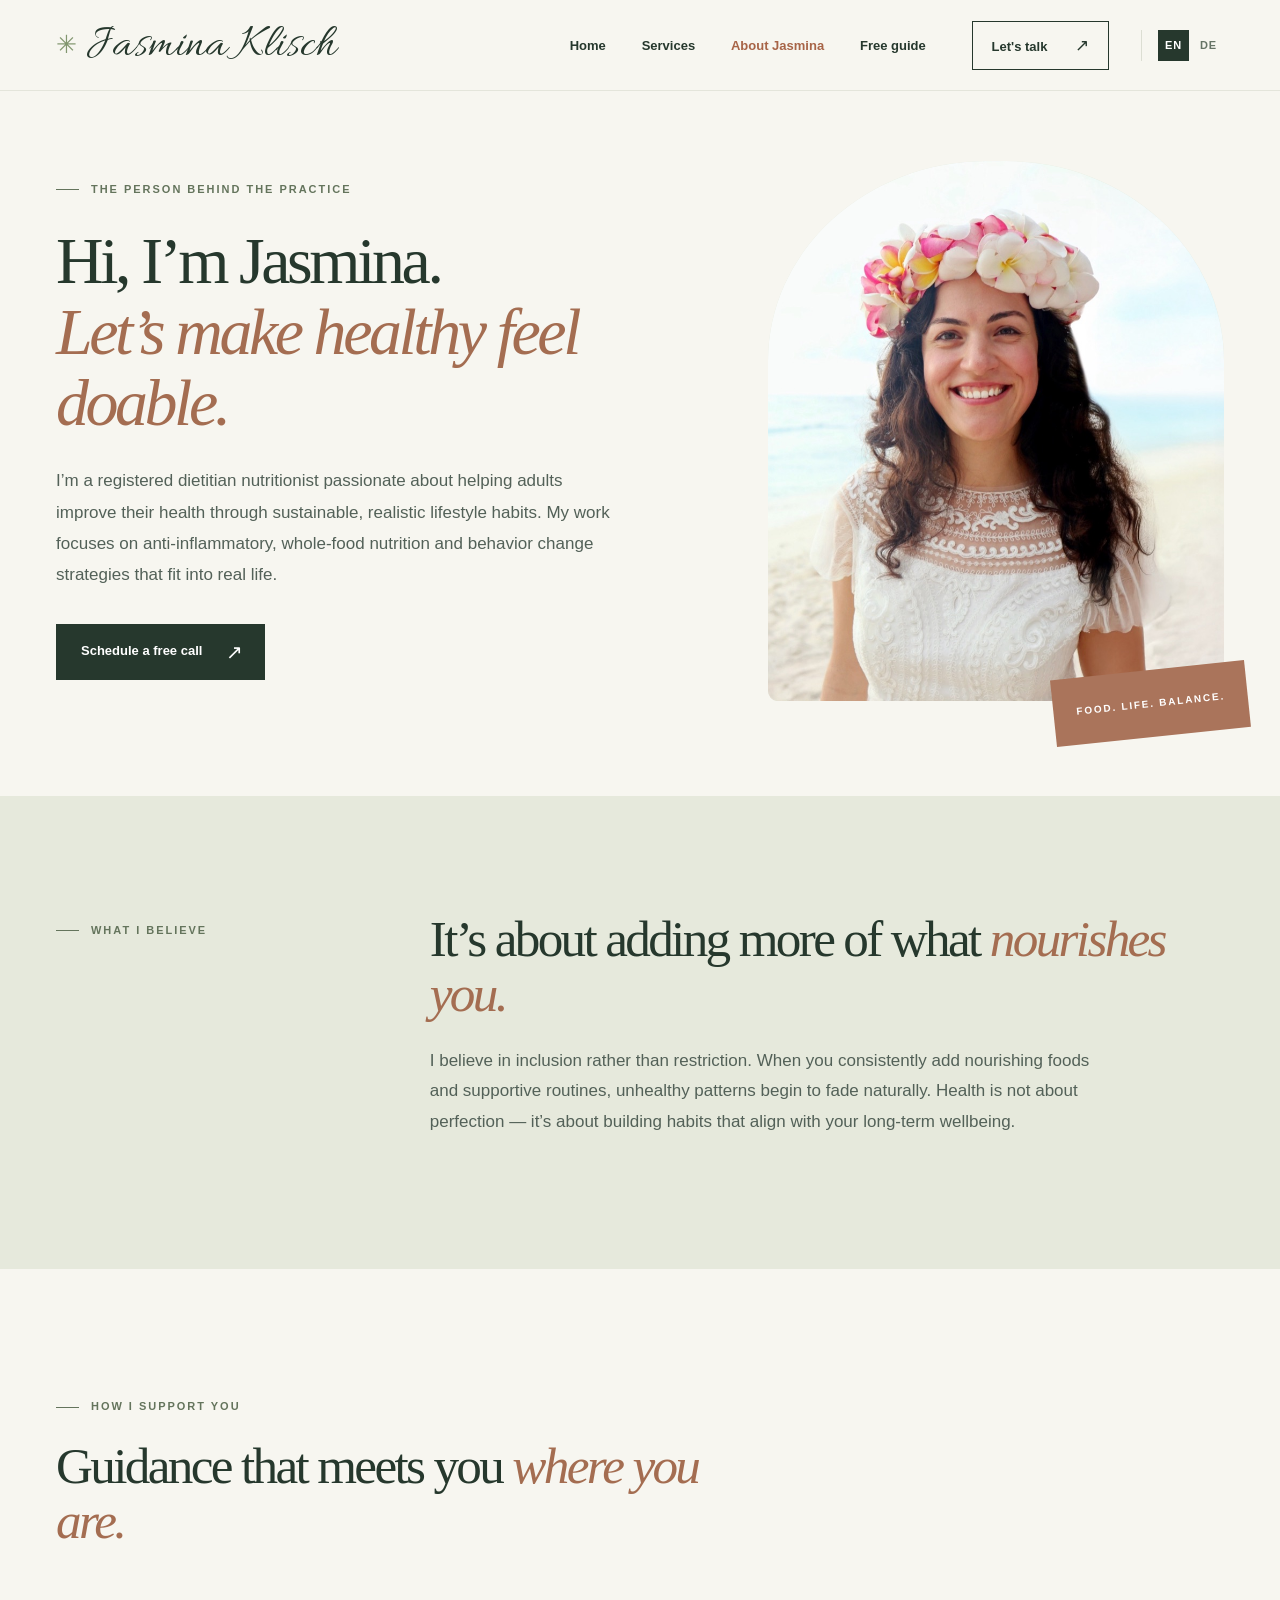
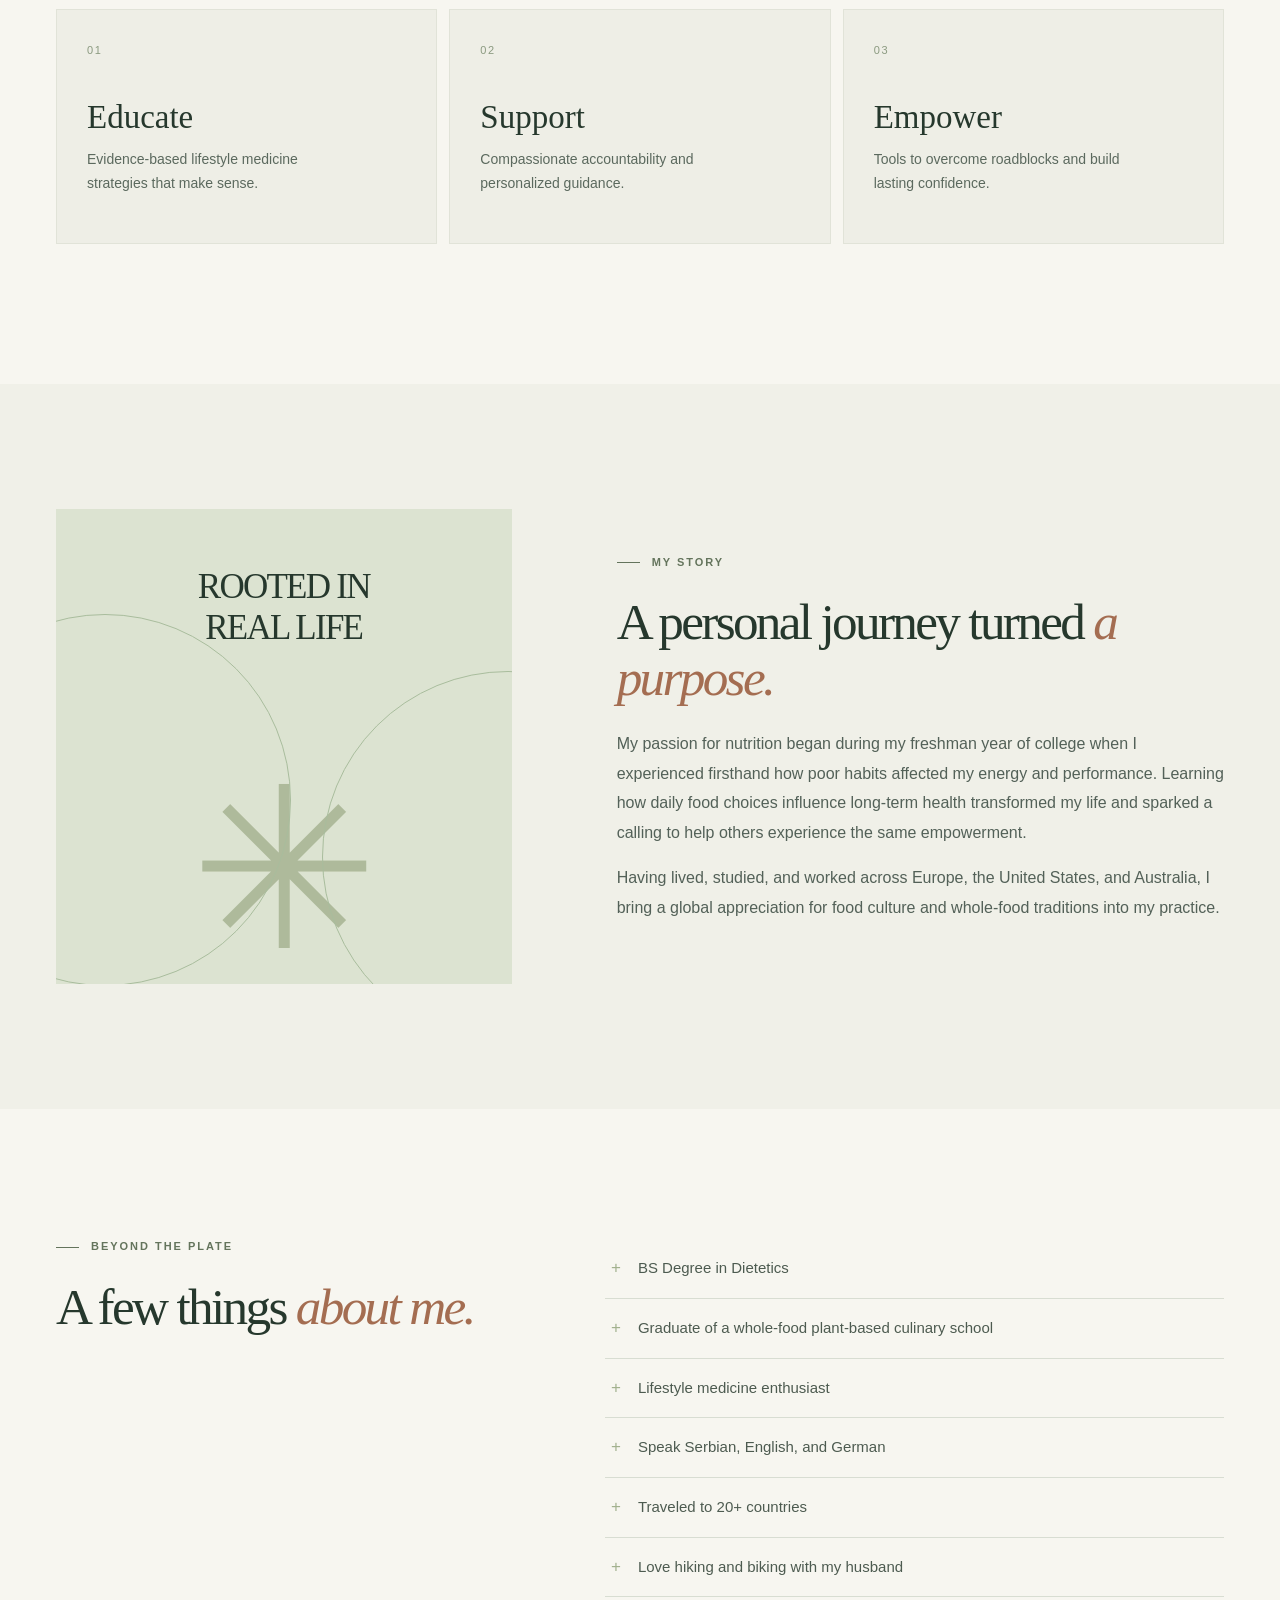
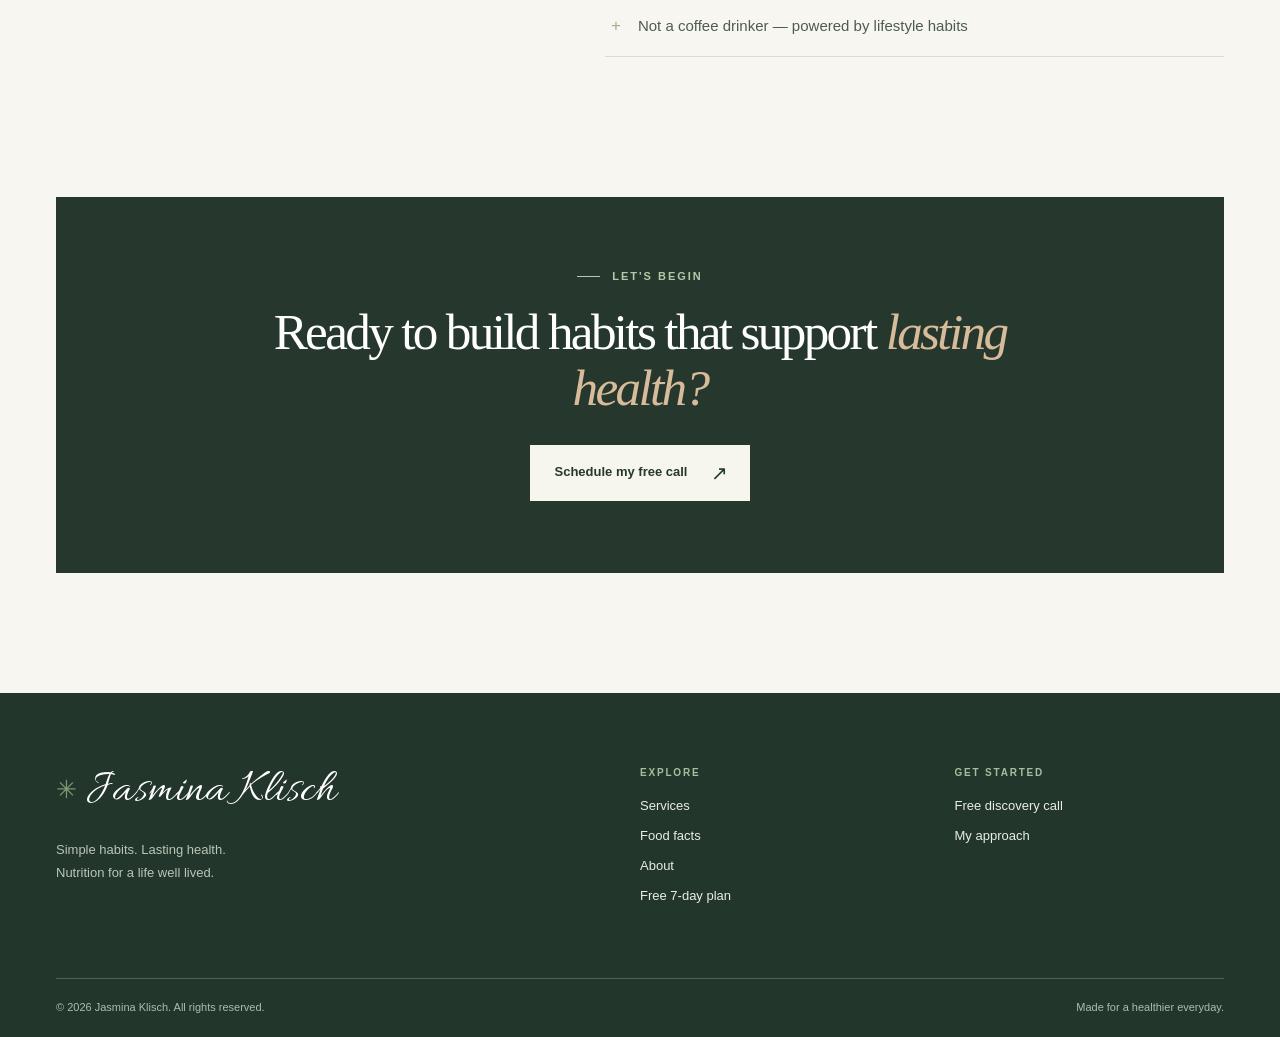
<file: about.html>
<!doctype html>
<html lang="en">
  <head>
    <meta charset="utf-8">
    <meta name="viewport" content="width=device-width, initial-scale=1">
    <meta name="theme-color" content="#f7f6f0">
    <meta name="description" content="Meet Jasmina, a registered dietitian nutritionist helping adults build sustainable health habits through evidence-based, plant-forward nutrition and compassionate coaching.">
    <title>About Jasmina Klisch | Registered Dietitian & Nutrition Coach</title>
    <link rel="canonical" href="https://apopovski.github.io/jasmina/about.html">
    <link rel="alternate" hreflang="en" href="https://apopovski.github.io/jasmina/about.html">
    <link rel="alternate" hreflang="de" href="https://apopovski.github.io/jasmina/de/about.html">
    <link rel="alternate" hreflang="x-default" href="https://apopovski.github.io/jasmina/about.html">
    <link rel="icon" href="favicon.svg" type="image/svg+xml">
    <link rel="preload" href="fonts/Allura-Regular.woff2" as="font" type="font/woff2" crossorigin>
    <link rel="stylesheet" href="styles.css?v=brand-1">
    <meta property="og:type" content="website">
    <meta property="og:title" content="About Jasmina Klisch | Nutrition with a Human Touch">
    <meta property="og:description" content="Get to know Jasmina's inclusive, evidence-based approach to lasting health.">
  </head>
  <body>
    <a class="skip-link" href="#main">Skip to content</a>
    <header class="site-header">
      <div class="nav-wrap">
        <a class="brand" href="index.html" aria-label="Jasmina Klisch home"><span class="brand-icon" aria-hidden="true">✳</span><span>Jasmina Klisch</span></a>
        <button class="menu-toggle" type="button" aria-label="Open navigation" aria-expanded="false" aria-controls="site-nav"><span></span><span></span></button>
        <nav class="site-nav" id="site-nav" aria-label="Main navigation">
          <a href="index.html">Home</a><a href="index.html#services">Services</a><a href="about.html" aria-current="page">About Jasmina</a><a href="meal-plan.html">Free guide</a><a class="nav-cta" href="index.html#contact">Let's talk <span aria-hidden="true">↗</span></a>
        </nav>
        <div class="language-switch" aria-label="Choose language"><a href="about.html" lang="en" hreflang="en" aria-current="page" aria-label="English, current language">EN</a><a href="de/about.html" lang="de" hreflang="de" aria-label="Auf Deutsch wechseln">DE</a></div>
      </div>
    </header>
    <main id="main">
      <section class="page-hero section-shell about-hero">
        <div class="page-hero-copy">
          <p class="eyebrow"><span class="eyebrow-line"></span> THE PERSON BEHIND THE PRACTICE</p>
          <h1>Hi, I’m Jasmina.<br><em>Let’s make healthy feel doable.</em></h1>
          <p>I’m a registered dietitian nutritionist passionate about helping adults improve their health through sustainable, realistic lifestyle habits. My work focuses on anti-inflammatory, whole-food nutrition and behavior change strategies that fit into real life.</p>
          <a class="button button-dark" href="index.html#contact">Schedule a free call <span aria-hidden="true">↗</span></a>
        </div>
        <div class="about-photo-wrap"><img src="images/Jasmina-optimized.jpg" alt="Jasmina smiling outdoors" width="1200" height="1006" fetchpriority="high"><span>FOOD. LIFE. BALANCE.</span></div>
      </section>
      <section class="about-belief" id="approach" aria-labelledby="belief-title">
        <div class="section-shell belief-grid">
          <p class="eyebrow"><span class="eyebrow-line"></span> WHAT I BELIEVE</p>
          <div><h2 id="belief-title">It’s about adding more of what <em>nourishes you.</em></h2><p>I believe in inclusion rather than restriction. When you consistently add nourishing foods and supportive routines, unhealthy patterns begin to fade naturally. Health is not about perfection — it’s about building habits that align with your long-term wellbeing.</p></div>
        </div>
      </section>
      <section class="section-shell support-section" aria-labelledby="support-title">
        <p class="eyebrow"><span class="eyebrow-line"></span> HOW I SUPPORT YOU</p>
        <h2 id="support-title">Guidance that meets you <em>where you are.</em></h2>
        <div class="support-grid">
          <article><span>01</span><h3>Educate</h3><p>Evidence-based lifestyle medicine strategies that make sense.</p></article>
          <article><span>02</span><h3>Support</h3><p>Compassionate accountability and personalized guidance.</p></article>
          <article><span>03</span><h3>Empower</h3><p>Tools to overcome roadblocks and build lasting confidence.</p></article>
        </div>
      </section>
      <section class="story-section" aria-labelledby="story-title">
        <div class="section-shell story-grid">
          <div class="story-decoration" aria-hidden="true"><span>ROOTED IN<br>REAL LIFE</span><b>✳</b></div>
          <div><p class="eyebrow"><span class="eyebrow-line"></span> MY STORY</p><h2 id="story-title">A personal journey turned <em>a purpose.</em></h2><p>My passion for nutrition began during my freshman year of college when I experienced firsthand how poor habits affected my energy and performance. Learning how daily food choices influence long-term health transformed my life and sparked a calling to help others experience the same empowerment.</p><p>Having lived, studied, and worked across Europe, the United States, and Australia, I bring a global appreciation for food culture and whole-food traditions into my practice.</p></div>
        </div>
      </section>
      <section class="section-shell facts-section" aria-labelledby="facts-title">
        <div><p class="eyebrow"><span class="eyebrow-line"></span> BEYOND THE PLATE</p><h2 id="facts-title">A few things <em>about me.</em></h2></div>
        <ul>
          <li>BS Degree in Dietetics</li><li>Graduate of a whole-food plant-based culinary school</li><li>Lifestyle medicine enthusiast</li><li>Speak Serbian, English, and German</li><li>Traveled to 20+ countries</li><li>Love hiking and biking with my husband</li><li>Not a coffee drinker — powered by lifestyle habits</li>
        </ul>
      </section>
      <section class="about-cta section-shell"><p class="eyebrow light-eyebrow"><span class="eyebrow-line"></span> LET'S BEGIN</p><h2>Ready to build habits that support <em>lasting health?</em></h2><a class="button button-light" href="index.html#contact">Schedule my free call <span aria-hidden="true">↗</span></a></section>
    </main>
    <footer class="site-footer">
      <div class="section-shell footer-main">
        <div><a class="brand footer-brand" href="index.html"><span class="brand-icon" aria-hidden="true">✳</span><span>Jasmina Klisch</span></a><p>Simple habits. Lasting health.<br>Nutrition for a life well lived.</p></div>
        <div class="footer-links"><span>EXPLORE</span><a href="index.html#services">Services</a><a href="index.html#food-facts">Food facts</a><a href="about.html">About</a><a href="meal-plan.html">Free 7-day plan</a></div>
        <div class="footer-links"><span>GET STARTED</span><a href="index.html#contact">Free discovery call</a><a href="about.html#approach">My approach</a></div>
      </div>
      <div class="section-shell footer-bottom"><span>© <span data-year>2026</span> Jasmina Klisch. All rights reserved.</span><span>Made for a healthier everyday.</span></div>
    </footer>
    <script src="script.js" defer></script>
  </body>
</html>
</file>
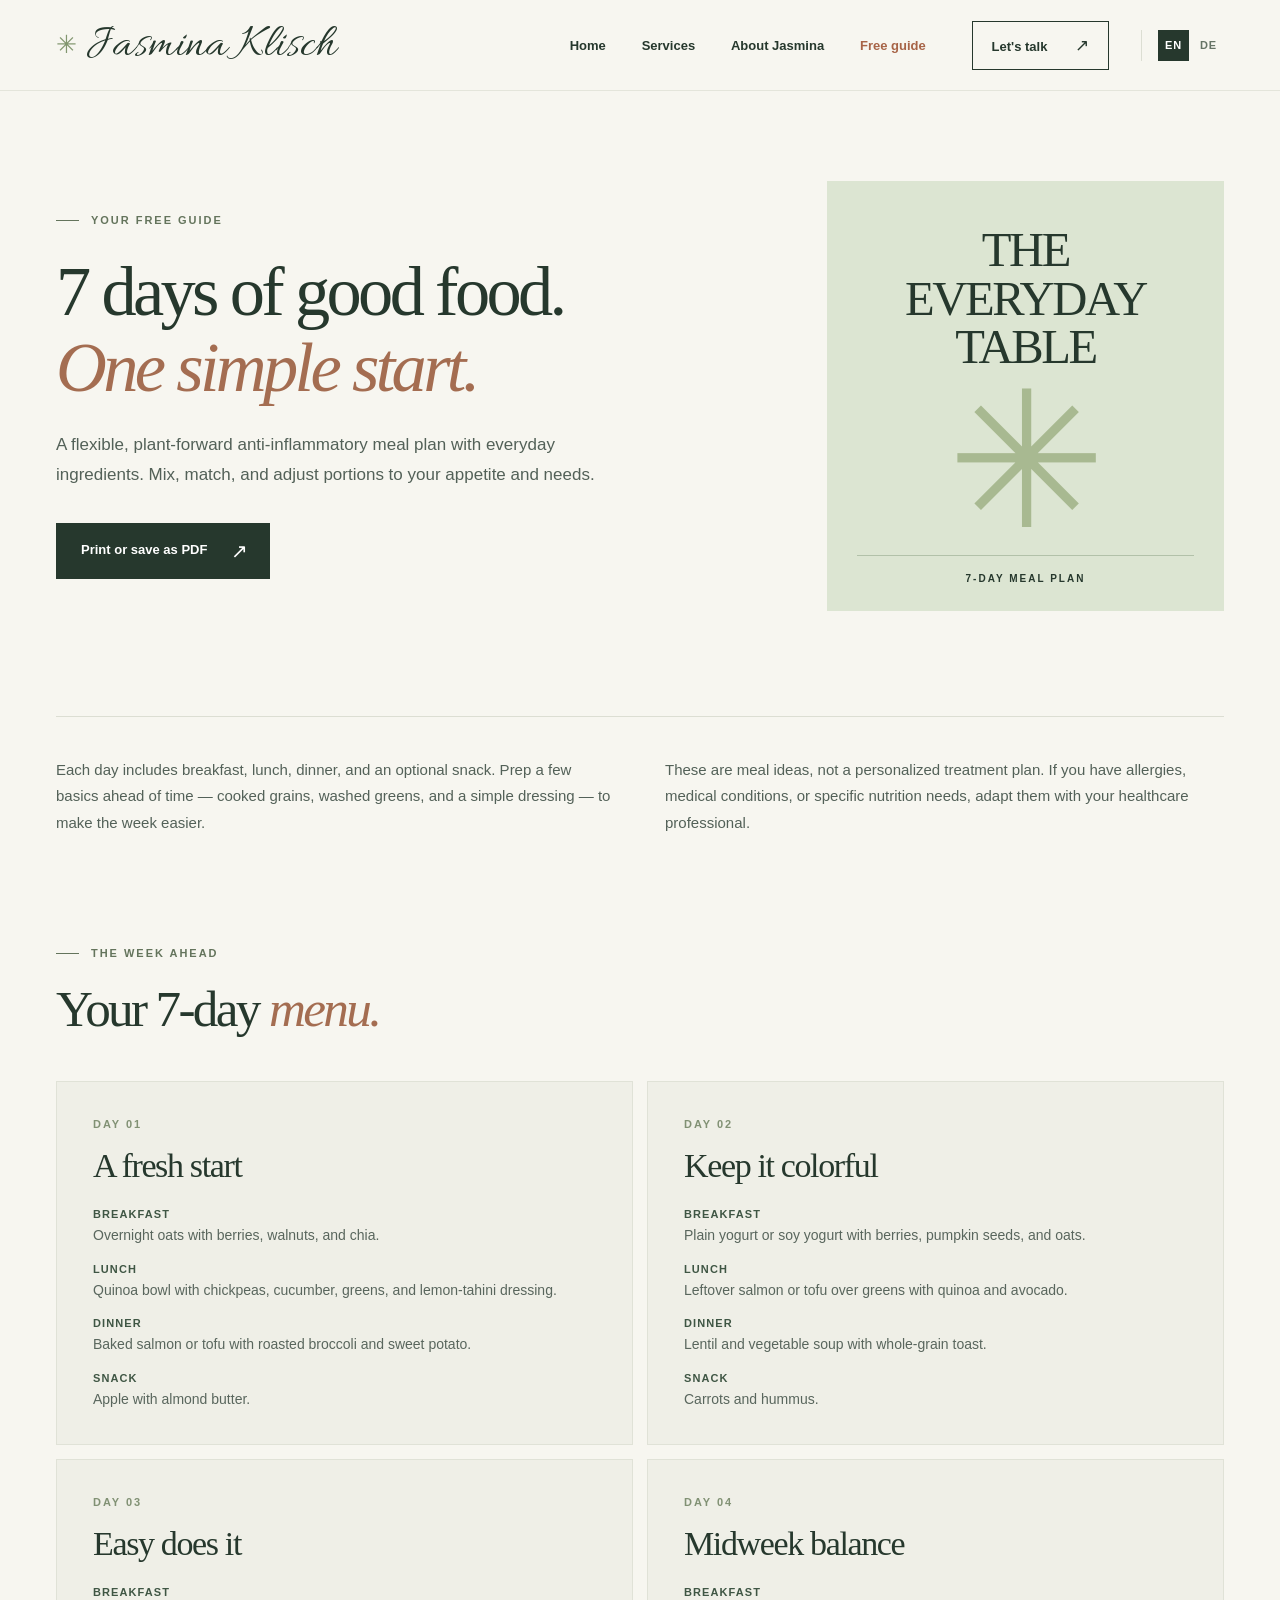
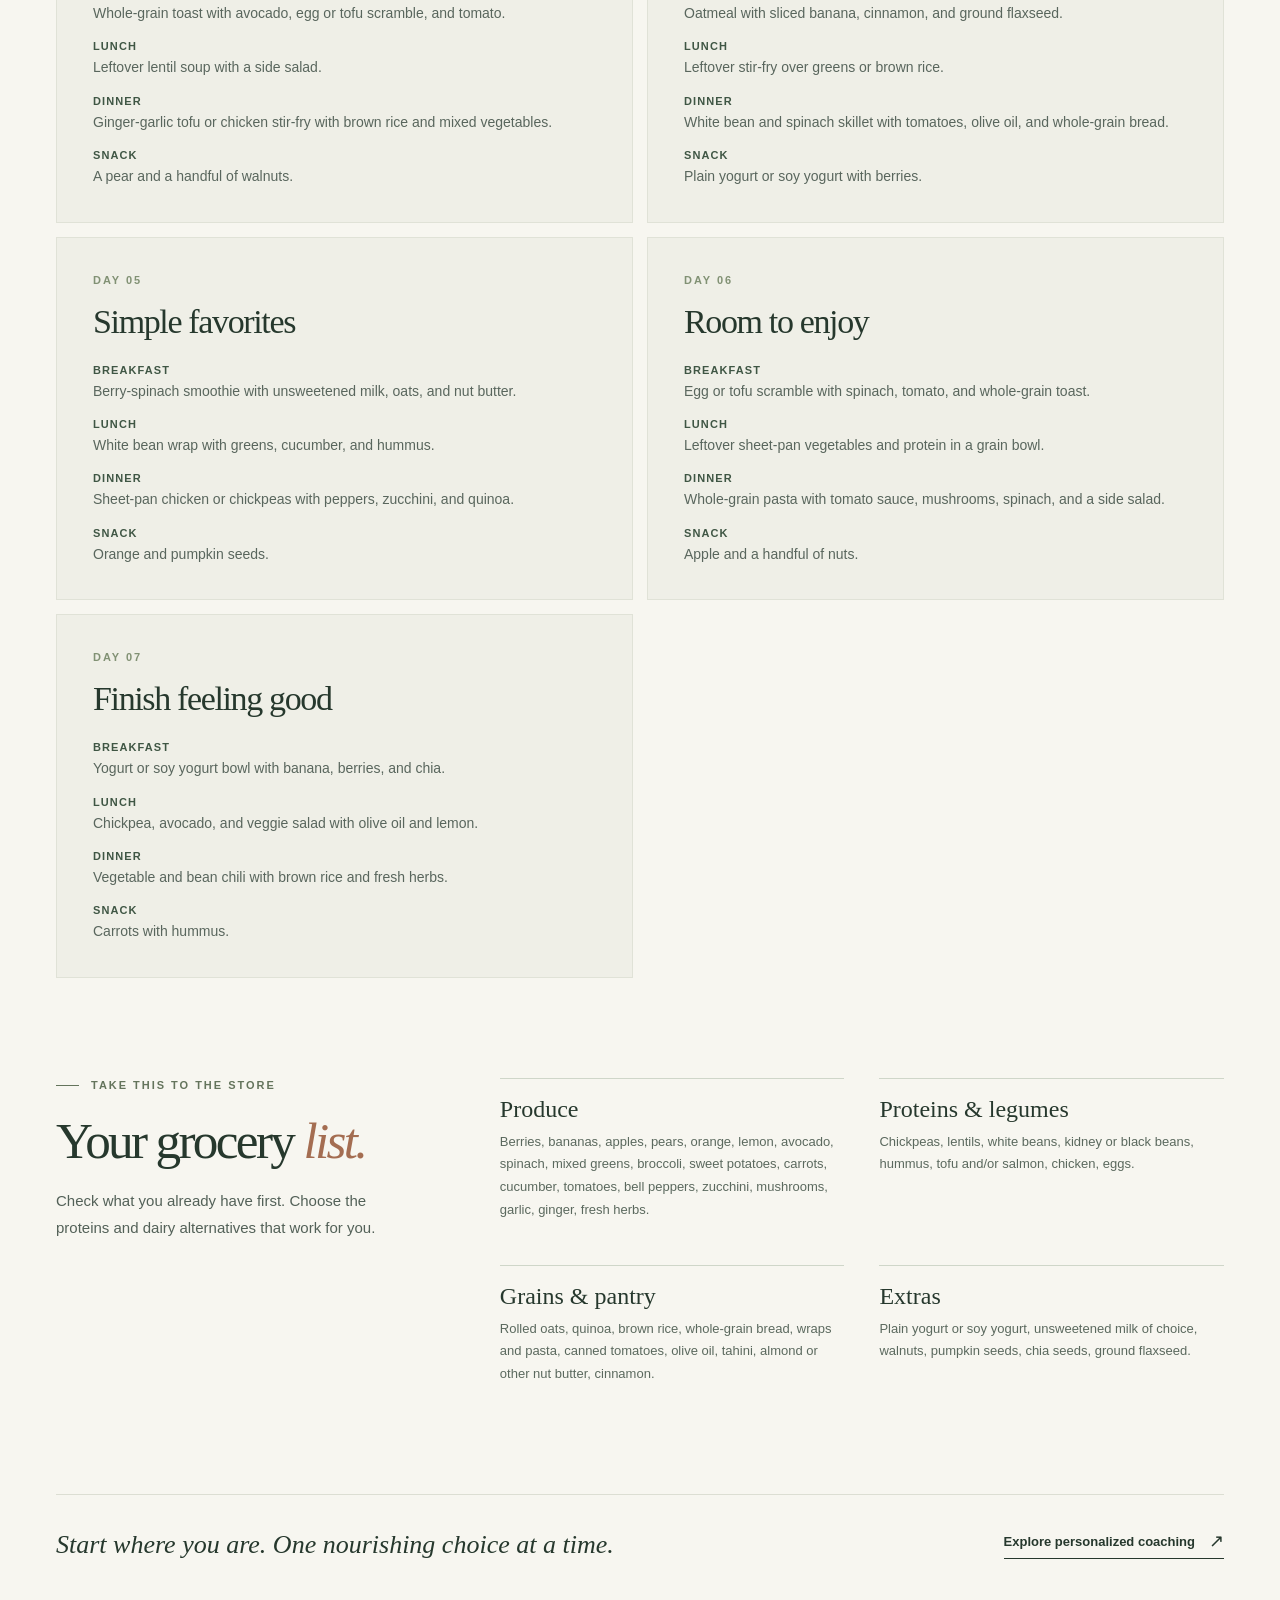
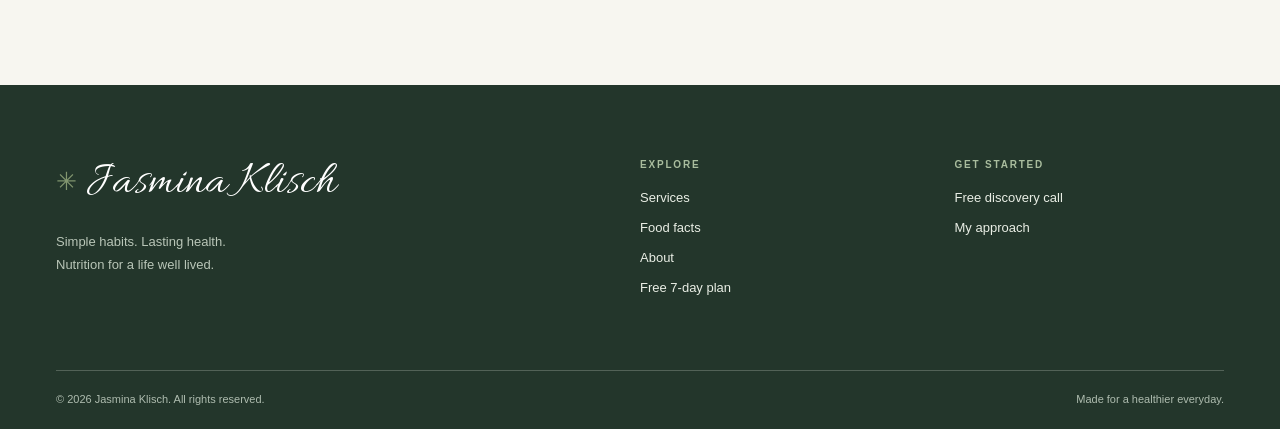
<file: meal-plan.html>
<!doctype html>
<html lang="en">
  <head>
    <meta charset="utf-8">
    <meta name="viewport" content="width=device-width, initial-scale=1">
    <meta name="theme-color" content="#f7f6f0">
    <meta name="description" content="Explore and print Jasmina's free 7-day anti-inflammatory meal plan with simple whole-food meal ideas and a practical grocery list for busy schedules.">
    <title>Free 7-Day Anti-Inflammatory Meal Plan | Jasmina Klisch</title>
    <link rel="canonical" href="https://apopovski.github.io/jasmina/meal-plan.html">
    <link rel="alternate" hreflang="en" href="https://apopovski.github.io/jasmina/meal-plan.html">
    <link rel="alternate" hreflang="de" href="https://apopovski.github.io/jasmina/de/meal-plan.html">
    <link rel="alternate" hreflang="x-default" href="https://apopovski.github.io/jasmina/meal-plan.html">
    <link rel="icon" href="favicon.svg" type="image/svg+xml">
    <link rel="preload" href="fonts/Allura-Regular.woff2" as="font" type="font/woff2" crossorigin>
    <link rel="stylesheet" href="styles.css?v=brand-1">
    <meta property="og:type" content="article">
    <meta property="og:title" content="Free 7-Day Anti-Inflammatory Meal Plan | Jasmina Klisch">
    <meta property="og:description" content="Seven days of simple whole-food meal ideas, plus a grocery list. Free to read and print.">
  </head>
  <body>
    <a class="skip-link" href="#main">Skip to content</a>
    <header class="site-header">
      <div class="nav-wrap">
        <a class="brand" href="index.html" aria-label="Jasmina Klisch home"><span class="brand-icon" aria-hidden="true">✳</span><span>Jasmina Klisch</span></a>
        <button class="menu-toggle" type="button" aria-label="Open navigation" aria-expanded="false" aria-controls="site-nav"><span></span><span></span></button>
        <nav class="site-nav" id="site-nav" aria-label="Main navigation">
          <a href="index.html">Home</a><a href="index.html#services">Services</a><a href="about.html">About Jasmina</a><a href="meal-plan.html" aria-current="page">Free guide</a><a class="nav-cta" href="index.html#contact">Let's talk <span aria-hidden="true">↗</span></a>
        </nav>
        <div class="language-switch" aria-label="Choose language"><a href="meal-plan.html" lang="en" hreflang="en" aria-current="page" aria-label="English, current language">EN</a><a href="de/meal-plan.html" lang="de" hreflang="de" aria-label="Auf Deutsch wechseln">DE</a></div>
      </div>
    </header>
    <main id="main">
      <section class="plan-hero section-shell">
        <div><p class="eyebrow"><span class="eyebrow-line"></span> YOUR FREE GUIDE</p><h1>7 days of good food.<br><em>One simple start.</em></h1><p>A flexible, plant-forward anti-inflammatory meal plan with everyday ingredients. Mix, match, and adjust portions to your appetite and needs.</p><button class="button button-dark print-button" type="button" onclick="window.print()">Print or save as PDF <span aria-hidden="true">↗</span></button></div>
        <div class="plan-hero-art" aria-hidden="true"><span>THE<br>EVERYDAY<br>TABLE</span><b>✳</b><small>7-DAY MEAL PLAN</small></div>
      </section>
      <div class="section-shell plan-content">
        <div class="plan-intro"><p>Each day includes breakfast, lunch, dinner, and an optional snack. Prep a few basics ahead of time — cooked grains, washed greens, and a simple dressing — to make the week easier.</p><p>These are meal ideas, not a personalized treatment plan. If you have allergies, medical conditions, or specific nutrition needs, adapt them with your healthcare professional.</p></div>
        <section aria-labelledby="days-title">
          <div class="plan-section-heading"><p class="eyebrow"><span class="eyebrow-line"></span> THE WEEK AHEAD</p><h2 id="days-title">Your 7-day <em>menu.</em></h2></div>
          <div class="day-grid">
            <article class="day-card"><span>DAY 01</span><h3>A fresh start</h3><dl><dt>Breakfast</dt><dd>Overnight oats with berries, walnuts, and chia.</dd><dt>Lunch</dt><dd>Quinoa bowl with chickpeas, cucumber, greens, and lemon-tahini dressing.</dd><dt>Dinner</dt><dd>Baked salmon or tofu with roasted broccoli and sweet potato.</dd><dt>Snack</dt><dd>Apple with almond butter.</dd></dl></article>
            <article class="day-card"><span>DAY 02</span><h3>Keep it colorful</h3><dl><dt>Breakfast</dt><dd>Plain yogurt or soy yogurt with berries, pumpkin seeds, and oats.</dd><dt>Lunch</dt><dd>Leftover salmon or tofu over greens with quinoa and avocado.</dd><dt>Dinner</dt><dd>Lentil and vegetable soup with whole-grain toast.</dd><dt>Snack</dt><dd>Carrots and hummus.</dd></dl></article>
            <article class="day-card"><span>DAY 03</span><h3>Easy does it</h3><dl><dt>Breakfast</dt><dd>Whole-grain toast with avocado, egg or tofu scramble, and tomato.</dd><dt>Lunch</dt><dd>Leftover lentil soup with a side salad.</dd><dt>Dinner</dt><dd>Ginger-garlic tofu or chicken stir-fry with brown rice and mixed vegetables.</dd><dt>Snack</dt><dd>A pear and a handful of walnuts.</dd></dl></article>
            <article class="day-card"><span>DAY 04</span><h3>Midweek balance</h3><dl><dt>Breakfast</dt><dd>Oatmeal with sliced banana, cinnamon, and ground flaxseed.</dd><dt>Lunch</dt><dd>Leftover stir-fry over greens or brown rice.</dd><dt>Dinner</dt><dd>White bean and spinach skillet with tomatoes, olive oil, and whole-grain bread.</dd><dt>Snack</dt><dd>Plain yogurt or soy yogurt with berries.</dd></dl></article>
            <article class="day-card"><span>DAY 05</span><h3>Simple favorites</h3><dl><dt>Breakfast</dt><dd>Berry-spinach smoothie with unsweetened milk, oats, and nut butter.</dd><dt>Lunch</dt><dd>White bean wrap with greens, cucumber, and hummus.</dd><dt>Dinner</dt><dd>Sheet-pan chicken or chickpeas with peppers, zucchini, and quinoa.</dd><dt>Snack</dt><dd>Orange and pumpkin seeds.</dd></dl></article>
            <article class="day-card"><span>DAY 06</span><h3>Room to enjoy</h3><dl><dt>Breakfast</dt><dd>Egg or tofu scramble with spinach, tomato, and whole-grain toast.</dd><dt>Lunch</dt><dd>Leftover sheet-pan vegetables and protein in a grain bowl.</dd><dt>Dinner</dt><dd>Whole-grain pasta with tomato sauce, mushrooms, spinach, and a side salad.</dd><dt>Snack</dt><dd>Apple and a handful of nuts.</dd></dl></article>
            <article class="day-card"><span>DAY 07</span><h3>Finish feeling good</h3><dl><dt>Breakfast</dt><dd>Yogurt or soy yogurt bowl with banana, berries, and chia.</dd><dt>Lunch</dt><dd>Chickpea, avocado, and veggie salad with olive oil and lemon.</dd><dt>Dinner</dt><dd>Vegetable and bean chili with brown rice and fresh herbs.</dd><dt>Snack</dt><dd>Carrots with hummus.</dd></dl></article>
          </div>
        </section>
        <section class="grocery-section" aria-labelledby="grocery-title">
          <div><p class="eyebrow"><span class="eyebrow-line"></span> TAKE THIS TO THE STORE</p><h2 id="grocery-title">Your grocery <em>list.</em></h2><p>Check what you already have first. Choose the proteins and dairy alternatives that work for you.</p></div>
          <div class="grocery-grid">
            <div><h3>Produce</h3><p>Berries, bananas, apples, pears, orange, lemon, avocado, spinach, mixed greens, broccoli, sweet potatoes, carrots, cucumber, tomatoes, bell peppers, zucchini, mushrooms, garlic, ginger, fresh herbs.</p></div>
            <div><h3>Proteins & legumes</h3><p>Chickpeas, lentils, white beans, kidney or black beans, hummus, tofu and/or salmon, chicken, eggs.</p></div>
            <div><h3>Grains & pantry</h3><p>Rolled oats, quinoa, brown rice, whole-grain bread, wraps and pasta, canned tomatoes, olive oil, tahini, almond or other nut butter, cinnamon.</p></div>
            <div><h3>Extras</h3><p>Plain yogurt or soy yogurt, unsweetened milk of choice, walnuts, pumpkin seeds, chia seeds, ground flaxseed.</p></div>
          </div>
        </section>
        <div class="plan-bottom"><p>Start where you are. One nourishing choice at a time.</p><a class="text-link" href="index.html#contact">Explore personalized coaching <span aria-hidden="true">↗</span></a></div>
      </div>
    </main>
    <footer class="site-footer">
      <div class="section-shell footer-main">
        <div><a class="brand footer-brand" href="index.html"><span class="brand-icon" aria-hidden="true">✳</span><span>Jasmina Klisch</span></a><p>Simple habits. Lasting health.<br>Nutrition for a life well lived.</p></div>
        <div class="footer-links"><span>EXPLORE</span><a href="index.html#services">Services</a><a href="index.html#food-facts">Food facts</a><a href="about.html">About</a><a href="meal-plan.html">Free 7-day plan</a></div>
        <div class="footer-links"><span>GET STARTED</span><a href="index.html#contact">Free discovery call</a><a href="about.html#approach">My approach</a></div>
      </div>
      <div class="section-shell footer-bottom"><span>© <span data-year>2026</span> Jasmina Klisch. All rights reserved.</span><span>Made for a healthier everyday.</span></div>
    </footer>
    <script src="script.js" defer></script>
  </body>
</html>
</file>
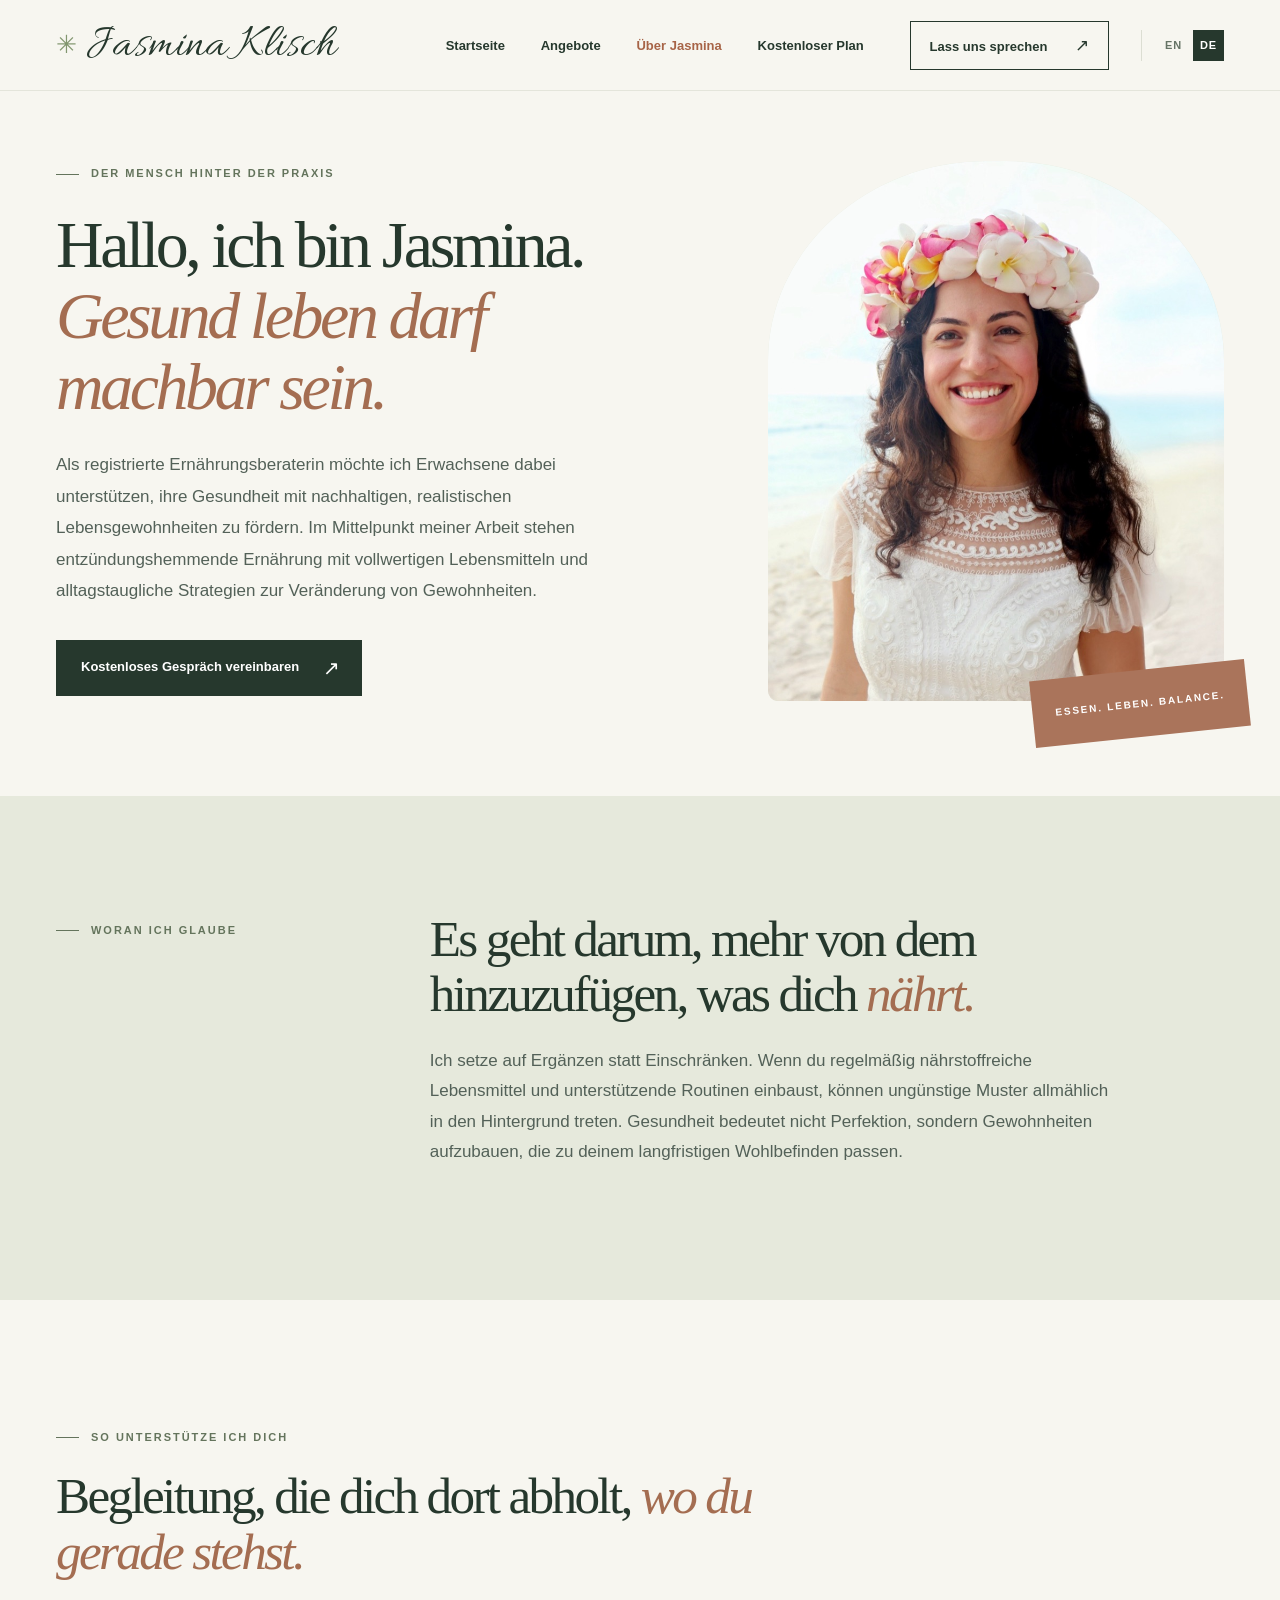
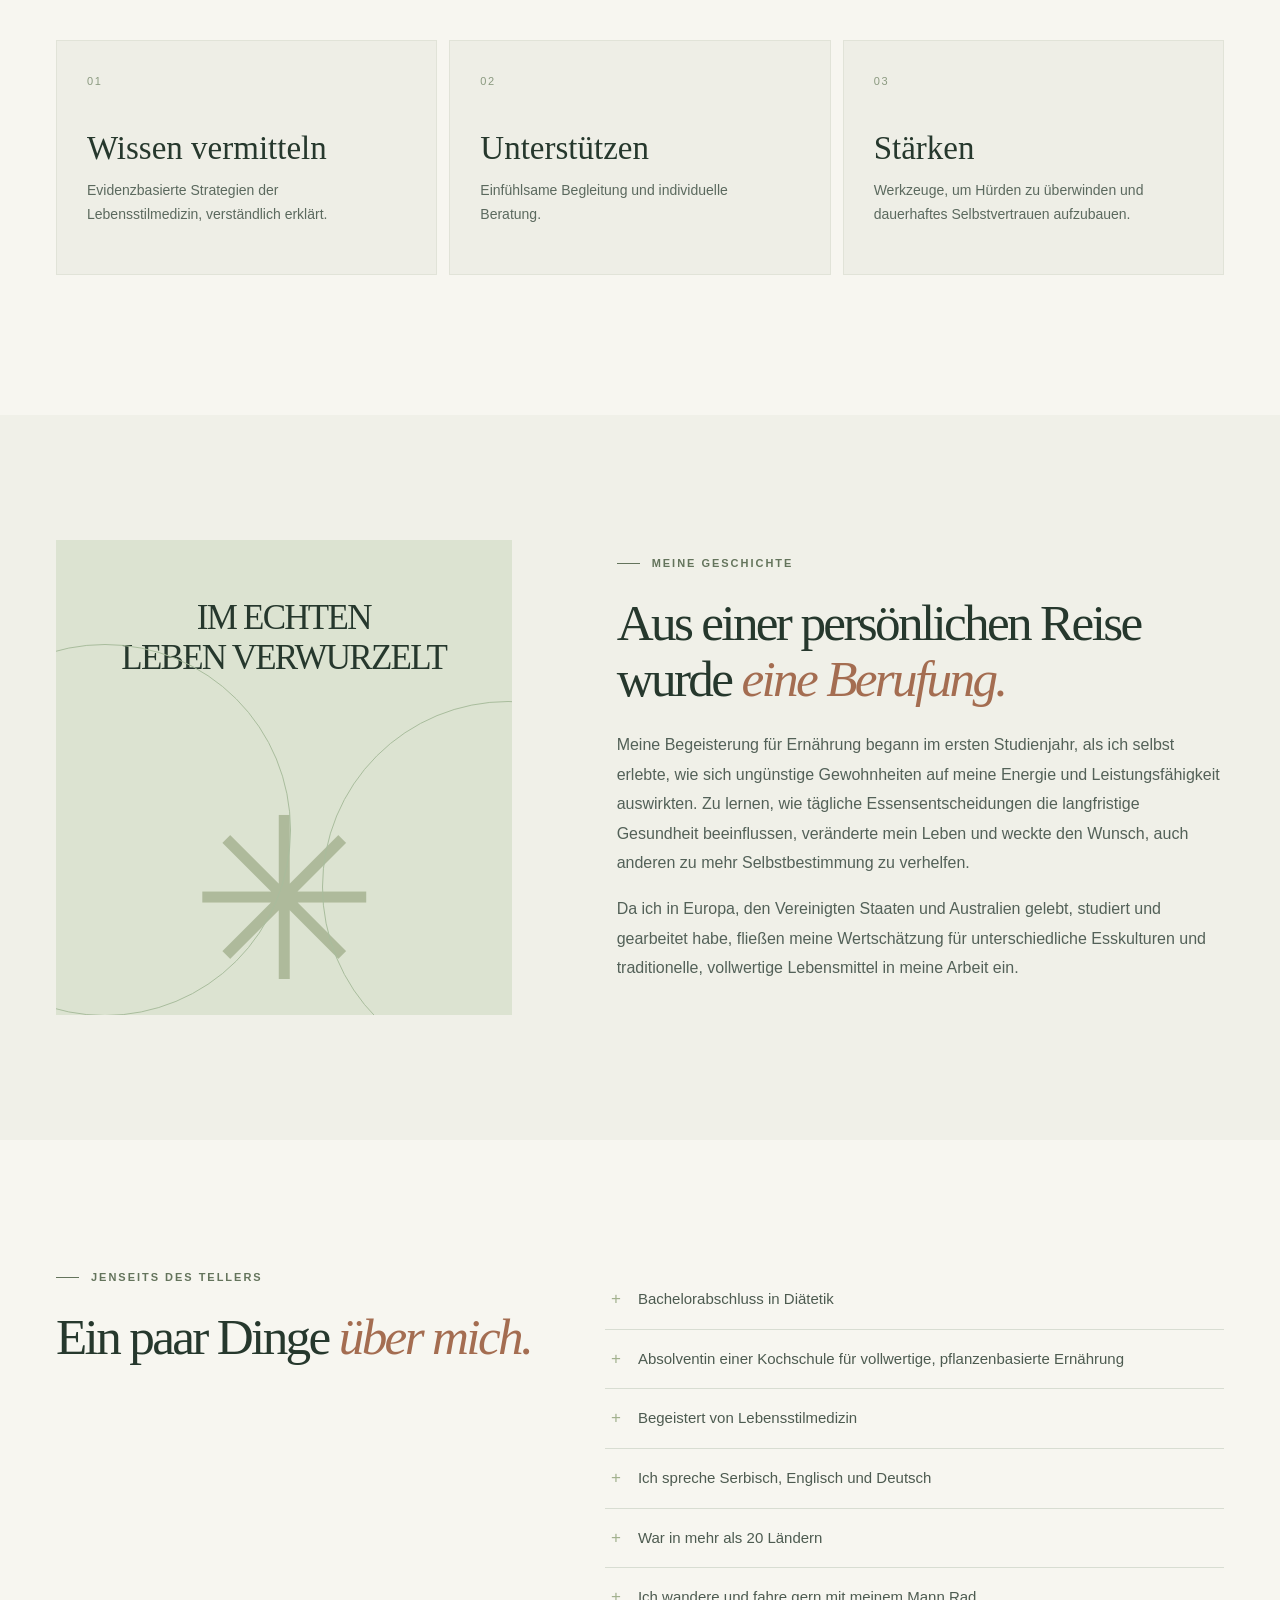
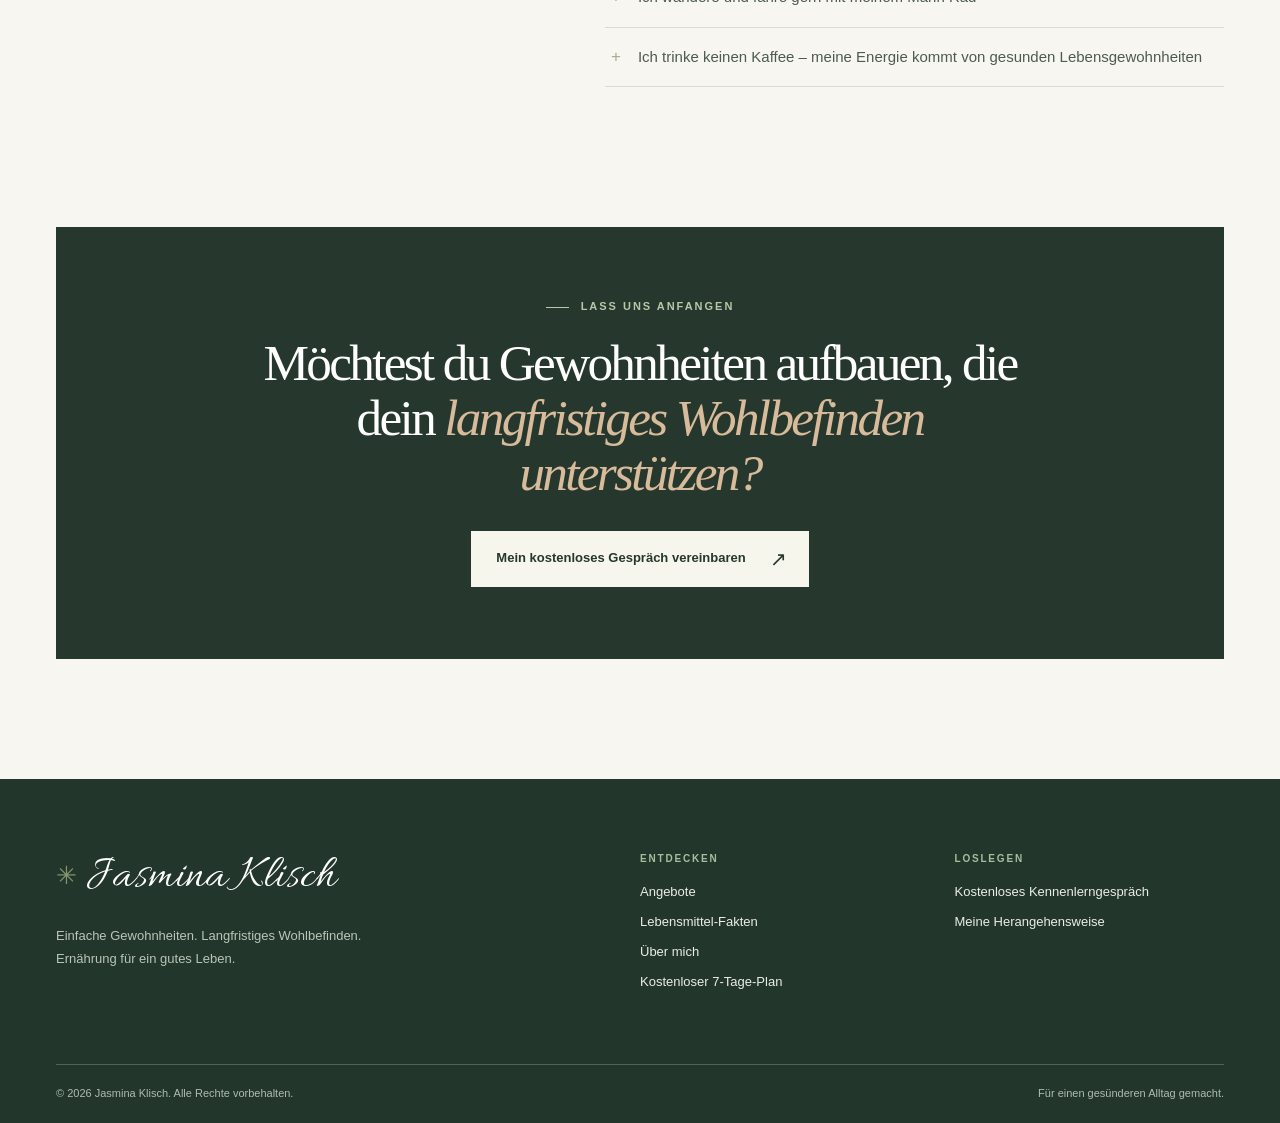
<file: de/about.html>
<!doctype html>
<html lang="de">
  <head>
    <meta charset="utf-8">
    <meta name="viewport" content="width=device-width, initial-scale=1">
    <meta name="theme-color" content="#f7f6f0">
    <meta name="description" content="Lerne Jasmina kennen: Die registrierte Ernährungsberaterin begleitet Erwachsene mit evidenzbasierter, pflanzenbetonter Ernährung und einfühlsamem Coaching dabei, nachhaltige Gesundheitsgewohnheiten aufzubauen.">
    <title>Über Jasmina Klisch | Ernährungsberaterin und Ernährungscoach</title>
    <link rel="canonical" href="https://apopovski.github.io/jasmina/de/about.html">
    <link rel="alternate" hreflang="en" href="https://apopovski.github.io/jasmina/about.html">
    <link rel="alternate" hreflang="de" href="https://apopovski.github.io/jasmina/de/about.html">
    <link rel="alternate" hreflang="x-default" href="https://apopovski.github.io/jasmina/about.html">
    <link rel="icon" href="../favicon.svg" type="image/svg+xml">
    <link rel="preload" href="../fonts/Allura-Regular.woff2" as="font" type="font/woff2" crossorigin>
    <link rel="stylesheet" href="../styles.css?v=brand-1">
    <meta property="og:type" content="website">
    <meta property="og:title" content="Über Jasmina Klisch | Ernährung mit Menschlichkeit">
    <meta property="og:description" content="Lerne Jasminas inklusive, evidenzbasierte Herangehensweise für nachhaltiges Wohlbefinden kennen.">
  </head>
  <body>
    <a class="skip-link" href="#main">Zum Inhalt springen</a>
    <header class="site-header">
      <div class="nav-wrap">
        <a class="brand" href="index.html" aria-label="Jasmina Klisch: Startseite"><span class="brand-icon" aria-hidden="true">✳</span><span>Jasmina Klisch</span></a>
        <button class="menu-toggle" type="button" aria-label="Navigation öffnen" aria-expanded="false" aria-controls="site-nav"><span></span><span></span></button>
        <nav class="site-nav" id="site-nav" aria-label="Hauptnavigation">
          <a href="index.html">Startseite</a><a href="index.html#services">Angebote</a><a href="about.html" aria-current="page">Über Jasmina</a><a href="meal-plan.html">Kostenloser Plan</a><a class="nav-cta" href="index.html#contact">Lass uns sprechen <span aria-hidden="true">↗</span></a>
        </nav>
        <div class="language-switch" aria-label="Sprache wählen"><a href="../about.html" lang="en" hreflang="en" aria-label="Zu Englisch wechseln">EN</a><a href="about.html" lang="de" hreflang="de" aria-current="page" aria-label="Deutsch, aktuelle Sprache">DE</a></div>
      </div>
    </header>
    <main id="main">
      <section class="page-hero section-shell about-hero">
        <div class="page-hero-copy">
          <p class="eyebrow"><span class="eyebrow-line"></span> DER MENSCH HINTER DER PRAXIS</p>
          <h1>Hallo, ich bin Jasmina.<br><em>Gesund leben darf machbar sein.</em></h1>
          <p>Als registrierte Ernährungsberaterin möchte ich Erwachsene dabei unterstützen, ihre Gesundheit mit nachhaltigen, realistischen Lebensgewohnheiten zu fördern. Im Mittelpunkt meiner Arbeit stehen entzündungshemmende Ernährung mit vollwertigen Lebensmitteln und alltagstaugliche Strategien zur Veränderung von Gewohnheiten.</p>
          <a class="button button-dark" href="index.html#contact">Kostenloses Gespräch vereinbaren <span aria-hidden="true">↗</span></a>
        </div>
        <div class="about-photo-wrap"><img src="../images/Jasmina-optimized.jpg" alt="Jasmina lächelt im Freien" width="1200" height="1006" fetchpriority="high"><span>ESSEN. LEBEN. BALANCE.</span></div>
      </section>
      <section class="about-belief" id="approach" aria-labelledby="belief-title">
        <div class="section-shell belief-grid">
          <p class="eyebrow"><span class="eyebrow-line"></span> WORAN ICH GLAUBE</p>
          <div><h2 id="belief-title">Es geht darum, mehr von dem hinzuzufügen, was dich <em>nährt.</em></h2><p>Ich setze auf Ergänzen statt Einschränken. Wenn du regelmäßig nährstoffreiche Lebensmittel und unterstützende Routinen einbaust, können ungünstige Muster allmählich in den Hintergrund treten. Gesundheit bedeutet nicht Perfektion, sondern Gewohnheiten aufzubauen, die zu deinem langfristigen Wohlbefinden passen.</p></div>
        </div>
      </section>
      <section class="section-shell support-section" aria-labelledby="support-title">
        <p class="eyebrow"><span class="eyebrow-line"></span> SO UNTERSTÜTZE ICH DICH</p>
        <h2 id="support-title">Begleitung, die dich dort abholt, <em>wo du gerade stehst.</em></h2>
        <div class="support-grid">
          <article><span>01</span><h3>Wissen vermitteln</h3><p>Evidenzbasierte Strategien der Lebensstilmedizin, verständlich erklärt.</p></article>
          <article><span>02</span><h3>Unterstützen</h3><p>Einfühlsame Begleitung und individuelle Beratung.</p></article>
          <article><span>03</span><h3>Stärken</h3><p>Werkzeuge, um Hürden zu überwinden und dauerhaftes Selbstvertrauen aufzubauen.</p></article>
        </div>
      </section>
      <section class="story-section" aria-labelledby="story-title">
        <div class="section-shell story-grid">
          <div class="story-decoration" aria-hidden="true"><span>IM ECHTEN<br>LEBEN VERWURZELT</span><b>✳</b></div>
          <div><p class="eyebrow"><span class="eyebrow-line"></span> MEINE GESCHICHTE</p><h2 id="story-title">Aus einer persönlichen Reise wurde <em>eine Berufung.</em></h2><p>Meine Begeisterung für Ernährung begann im ersten Studienjahr, als ich selbst erlebte, wie sich ungünstige Gewohnheiten auf meine Energie und Leistungsfähigkeit auswirkten. Zu lernen, wie tägliche Essensentscheidungen die langfristige Gesundheit beeinflussen, veränderte mein Leben und weckte den Wunsch, auch anderen zu mehr Selbstbestimmung zu verhelfen.</p><p>Da ich in Europa, den Vereinigten Staaten und Australien gelebt, studiert und gearbeitet habe, fließen meine Wertschätzung für unterschiedliche Esskulturen und traditionelle, vollwertige Lebensmittel in meine Arbeit ein.</p></div>
        </div>
      </section>
      <section class="section-shell facts-section" aria-labelledby="facts-title">
        <div><p class="eyebrow"><span class="eyebrow-line"></span> JENSEITS DES TELLERS</p><h2 id="facts-title">Ein paar Dinge <em>über mich.</em></h2></div>
        <ul>
          <li>Bachelorabschluss in Diätetik</li><li>Absolventin einer Kochschule für vollwertige, pflanzenbasierte Ernährung</li><li>Begeistert von Lebensstilmedizin</li><li>Ich spreche Serbisch, Englisch und Deutsch</li><li>War in mehr als 20 Ländern</li><li>Ich wandere und fahre gern mit meinem Mann Rad</li><li>Ich trinke keinen Kaffee – meine Energie kommt von gesunden Lebensgewohnheiten</li>
        </ul>
      </section>
      <section class="about-cta section-shell"><p class="eyebrow light-eyebrow"><span class="eyebrow-line"></span> LASS UNS ANFANGEN</p><h2>Möchtest du Gewohnheiten aufbauen, die dein <em>langfristiges Wohlbefinden unterstützen?</em></h2><a class="button button-light" href="index.html#contact">Mein kostenloses Gespräch vereinbaren <span aria-hidden="true">↗</span></a></section>
    </main>
    <footer class="site-footer">
      <div class="section-shell footer-main">
        <div><a class="brand footer-brand" href="index.html"><span class="brand-icon" aria-hidden="true">✳</span><span>Jasmina Klisch</span></a><p>Einfache Gewohnheiten. Langfristiges Wohlbefinden.<br>Ernährung für ein gutes Leben.</p></div>
        <div class="footer-links"><span>ENTDECKEN</span><a href="index.html#services">Angebote</a><a href="index.html#food-facts">Lebensmittel-Fakten</a><a href="about.html">Über mich</a><a href="meal-plan.html">Kostenloser 7-Tage-Plan</a></div>
        <div class="footer-links"><span>LOSLEGEN</span><a href="index.html#contact">Kostenloses Kennenlerngespräch</a><a href="about.html#approach">Meine Herangehensweise</a></div>
      </div>
      <div class="section-shell footer-bottom"><span>© <span data-year>2026</span> Jasmina Klisch. Alle Rechte vorbehalten.</span><span>Für einen gesünderen Alltag gemacht.</span></div>
    </footer>
    <script src="../script.js" defer></script>
  </body>
</html>
</file>
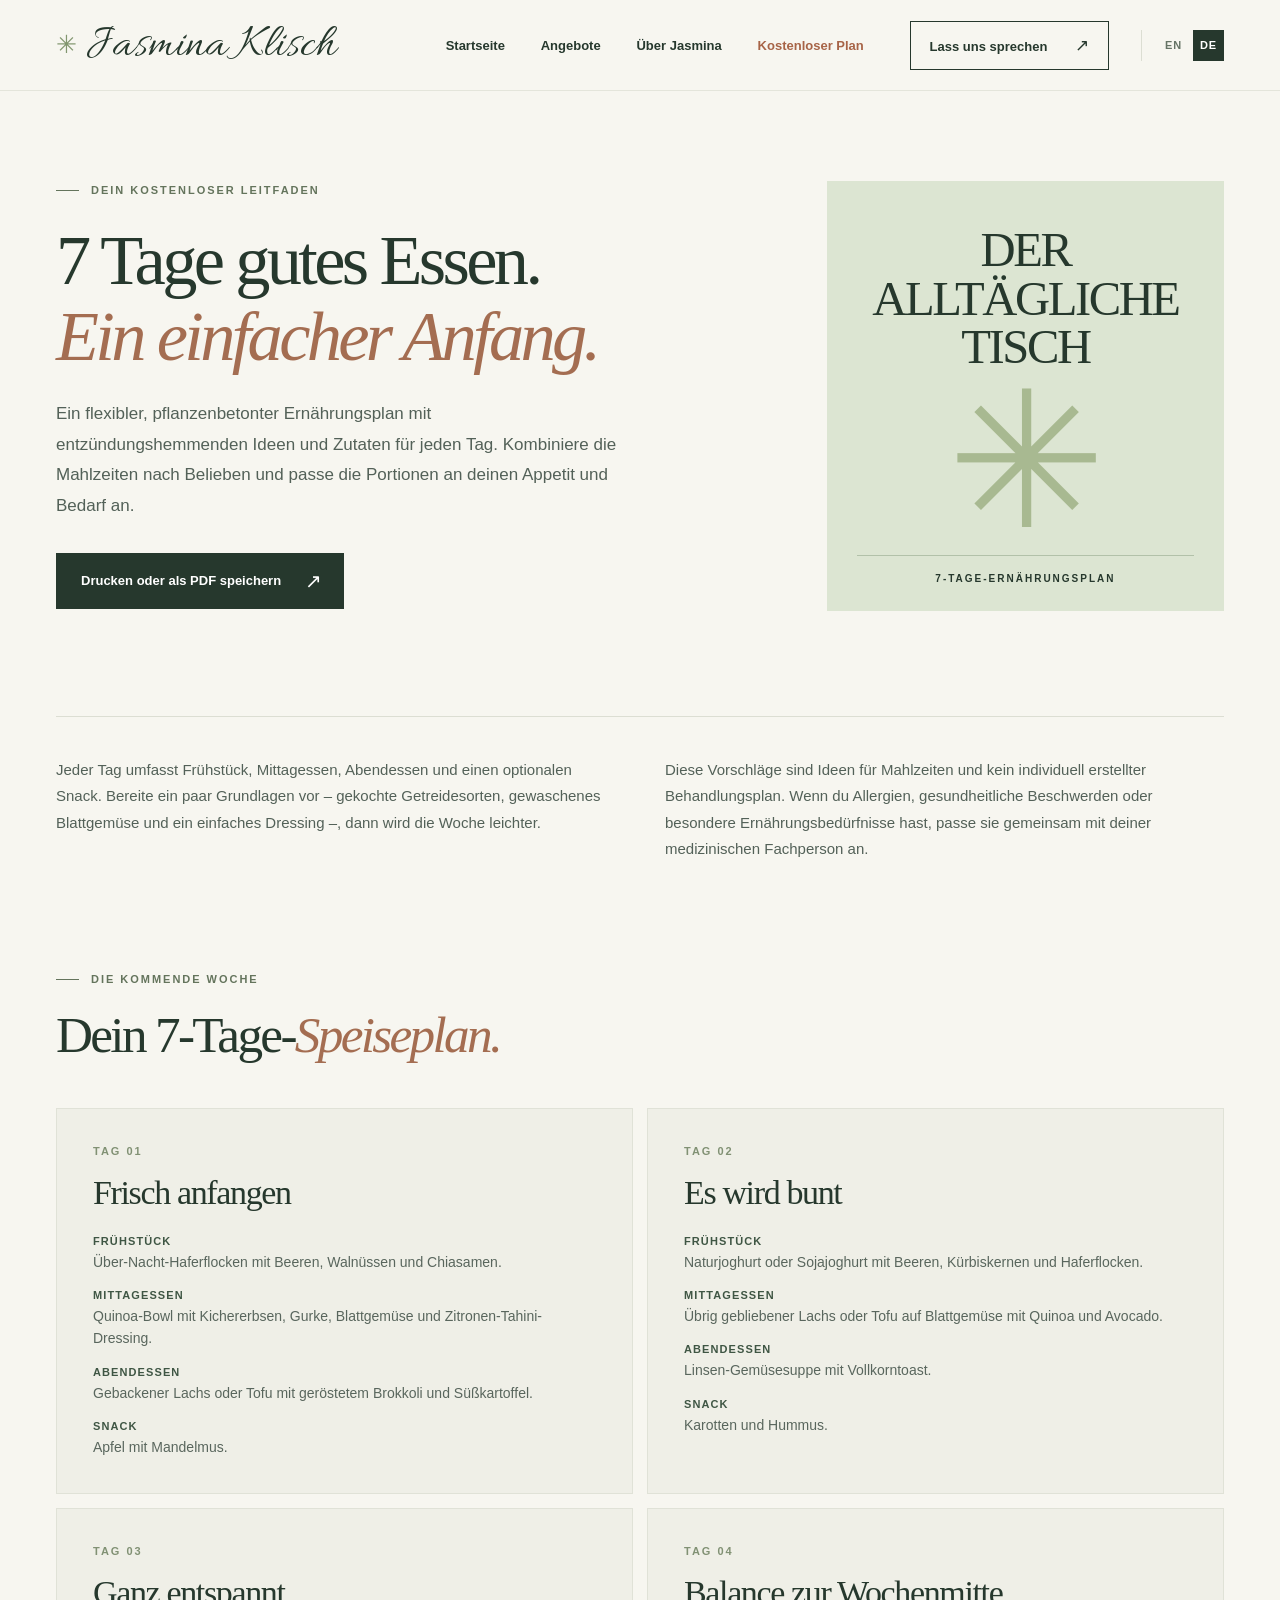
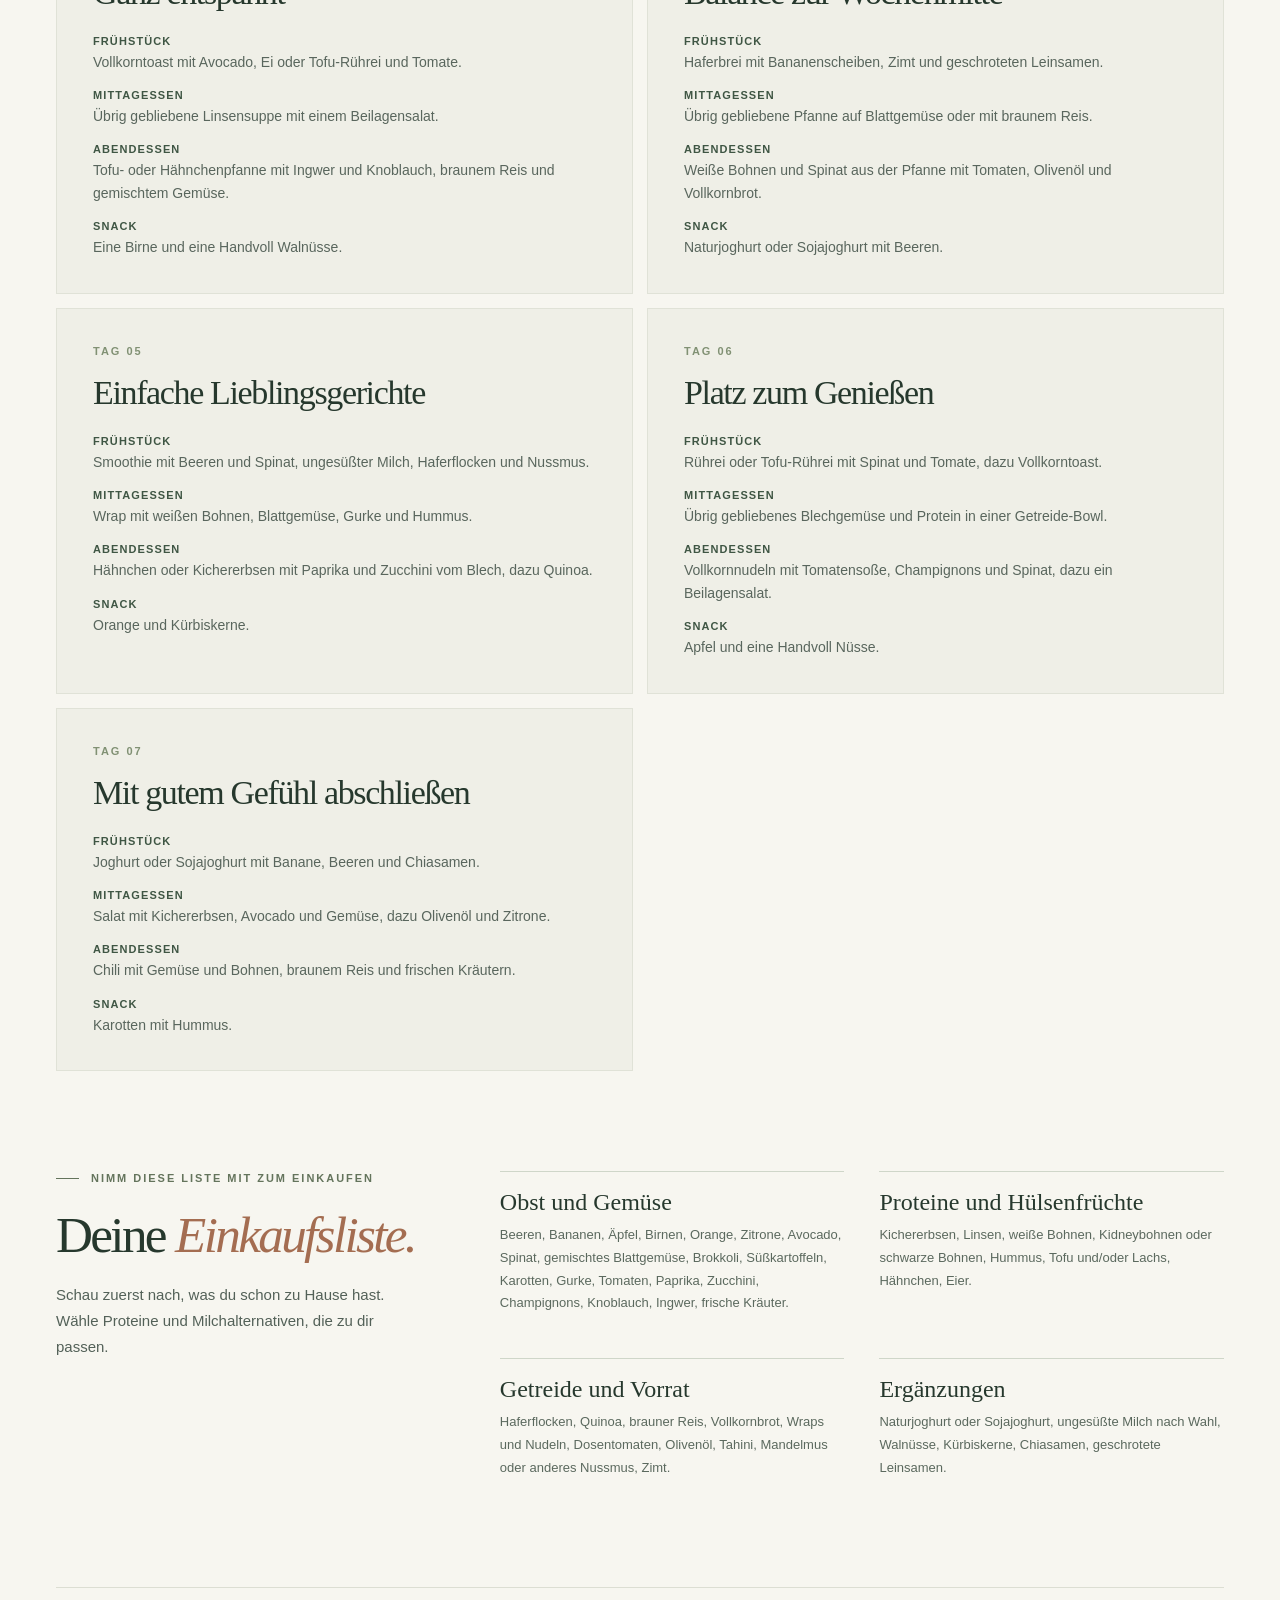
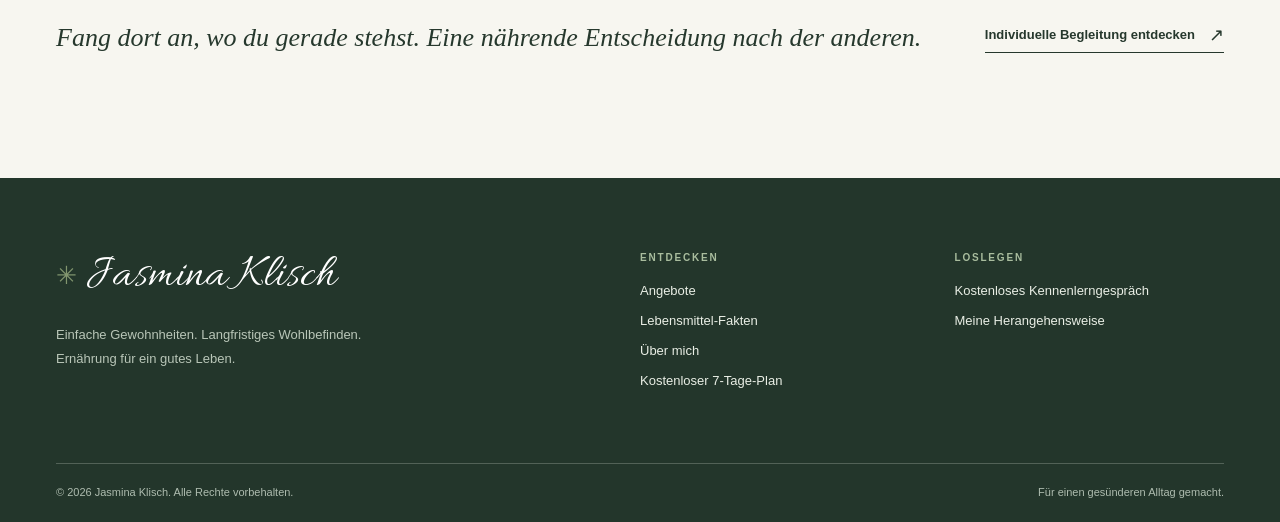
<file: de/meal-plan.html>
<!doctype html>
<html lang="de">
  <head>
    <meta charset="utf-8">
    <meta name="viewport" content="width=device-width, initial-scale=1">
    <meta name="theme-color" content="#f7f6f0">
    <meta name="description" content="Entdecke und drucke Jasminas kostenlosen 7-Tage-Ernährungsplan mit einfachen Ideen aus vollwertigen Lebensmitteln und einer praktischen Einkaufsliste für den Alltag.">
    <title>Kostenloser 7-Tage-Ernährungsplan | Jasmina Klisch</title>
    <link rel="canonical" href="https://apopovski.github.io/jasmina/de/meal-plan.html">
    <link rel="alternate" hreflang="en" href="https://apopovski.github.io/jasmina/meal-plan.html">
    <link rel="alternate" hreflang="de" href="https://apopovski.github.io/jasmina/de/meal-plan.html">
    <link rel="alternate" hreflang="x-default" href="https://apopovski.github.io/jasmina/meal-plan.html">
    <link rel="icon" href="../favicon.svg" type="image/svg+xml">
    <link rel="preload" href="../fonts/Allura-Regular.woff2" as="font" type="font/woff2" crossorigin>
    <link rel="stylesheet" href="../styles.css?v=brand-1">
    <meta property="og:type" content="article">
    <meta property="og:title" content="Kostenloser 7-Tage-Ernährungsplan | Jasmina Klisch">
    <meta property="og:description" content="Sieben Tage mit einfachen Ideen aus vollwertigen Lebensmitteln und einer Einkaufsliste. Kostenlos zum Lesen und Ausdrucken.">
  </head>
  <body>
    <a class="skip-link" href="#main">Zum Inhalt springen</a>
    <header class="site-header">
      <div class="nav-wrap">
        <a class="brand" href="index.html" aria-label="Jasmina Klisch: Startseite"><span class="brand-icon" aria-hidden="true">✳</span><span>Jasmina Klisch</span></a>
        <button class="menu-toggle" type="button" aria-label="Navigation öffnen" aria-expanded="false" aria-controls="site-nav"><span></span><span></span></button>
        <nav class="site-nav" id="site-nav" aria-label="Hauptnavigation">
          <a href="index.html">Startseite</a><a href="index.html#services">Angebote</a><a href="about.html">Über Jasmina</a><a href="meal-plan.html" aria-current="page">Kostenloser Plan</a><a class="nav-cta" href="index.html#contact">Lass uns sprechen <span aria-hidden="true">↗</span></a>
        </nav>
        <div class="language-switch" aria-label="Sprache wählen"><a href="../meal-plan.html" lang="en" hreflang="en" aria-label="Zu Englisch wechseln">EN</a><a href="meal-plan.html" lang="de" hreflang="de" aria-current="page" aria-label="Deutsch, aktuelle Sprache">DE</a></div>
      </div>
    </header>
    <main id="main">
      <section class="plan-hero section-shell">
        <div><p class="eyebrow"><span class="eyebrow-line"></span> DEIN KOSTENLOSER LEITFADEN</p><h1>7 Tage gutes Essen.<br><em>Ein einfacher Anfang.</em></h1><p>Ein flexibler, pflanzenbetonter Ernährungsplan mit entzündungshemmenden Ideen und Zutaten für jeden Tag. Kombiniere die Mahlzeiten nach Belieben und passe die Portionen an deinen Appetit und Bedarf an.</p><button class="button button-dark print-button" type="button" onclick="window.print()">Drucken oder als PDF speichern <span aria-hidden="true">↗</span></button></div>
        <div class="plan-hero-art" aria-hidden="true"><span>DER<br>ALLTÄGLICHE<br>TISCH</span><b>✳</b><small>7-TAGE-ERNÄHRUNGSPLAN</small></div>
      </section>
      <div class="section-shell plan-content">
        <div class="plan-intro"><p>Jeder Tag umfasst Frühstück, Mittagessen, Abendessen und einen optionalen Snack. Bereite ein paar Grundlagen vor – gekochte Getreidesorten, gewaschenes Blattgemüse und ein einfaches Dressing –, dann wird die Woche leichter.</p><p>Diese Vorschläge sind Ideen für Mahlzeiten und kein individuell erstellter Behandlungsplan. Wenn du Allergien, gesundheitliche Beschwerden oder besondere Ernährungsbedürfnisse hast, passe sie gemeinsam mit deiner medizinischen Fachperson an.</p></div>
        <section aria-labelledby="days-title">
          <div class="plan-section-heading"><p class="eyebrow"><span class="eyebrow-line"></span> DIE KOMMENDE WOCHE</p><h2 id="days-title">Dein 7-Tage-<em>Speiseplan.</em></h2></div>
          <div class="day-grid">
            <article class="day-card"><span>TAG 01</span><h3>Frisch anfangen</h3><dl><dt>Frühstück</dt><dd>Über-Nacht-Haferflocken mit Beeren, Walnüssen und Chiasamen.</dd><dt>Mittagessen</dt><dd>Quinoa-Bowl mit Kichererbsen, Gurke, Blattgemüse und Zitronen-Tahini-Dressing.</dd><dt>Abendessen</dt><dd>Gebackener Lachs oder Tofu mit geröstetem Brokkoli und Süßkartoffel.</dd><dt>Snack</dt><dd>Apfel mit Mandelmus.</dd></dl></article>
            <article class="day-card"><span>TAG 02</span><h3>Es wird bunt</h3><dl><dt>Frühstück</dt><dd>Naturjoghurt oder Sojajoghurt mit Beeren, Kürbiskernen und Haferflocken.</dd><dt>Mittagessen</dt><dd>Übrig gebliebener Lachs oder Tofu auf Blattgemüse mit Quinoa und Avocado.</dd><dt>Abendessen</dt><dd>Linsen-Gemüsesuppe mit Vollkorntoast.</dd><dt>Snack</dt><dd>Karotten und Hummus.</dd></dl></article>
            <article class="day-card"><span>TAG 03</span><h3>Ganz entspannt</h3><dl><dt>Frühstück</dt><dd>Vollkorntoast mit Avocado, Ei oder Tofu-Rührei und Tomate.</dd><dt>Mittagessen</dt><dd>Übrig gebliebene Linsensuppe mit einem Beilagensalat.</dd><dt>Abendessen</dt><dd>Tofu- oder Hähnchenpfanne mit Ingwer und Knoblauch, braunem Reis und gemischtem Gemüse.</dd><dt>Snack</dt><dd>Eine Birne und eine Handvoll Walnüsse.</dd></dl></article>
            <article class="day-card"><span>TAG 04</span><h3>Balance zur Wochenmitte</h3><dl><dt>Frühstück</dt><dd>Haferbrei mit Bananenscheiben, Zimt und geschroteten Leinsamen.</dd><dt>Mittagessen</dt><dd>Übrig gebliebene Pfanne auf Blattgemüse oder mit braunem Reis.</dd><dt>Abendessen</dt><dd>Weiße Bohnen und Spinat aus der Pfanne mit Tomaten, Olivenöl und Vollkornbrot.</dd><dt>Snack</dt><dd>Naturjoghurt oder Sojajoghurt mit Beeren.</dd></dl></article>
            <article class="day-card"><span>TAG 05</span><h3>Einfache Lieblingsgerichte</h3><dl><dt>Frühstück</dt><dd>Smoothie mit Beeren und Spinat, ungesüßter Milch, Haferflocken und Nussmus.</dd><dt>Mittagessen</dt><dd>Wrap mit weißen Bohnen, Blattgemüse, Gurke und Hummus.</dd><dt>Abendessen</dt><dd>Hähnchen oder Kichererbsen mit Paprika und Zucchini vom Blech, dazu Quinoa.</dd><dt>Snack</dt><dd>Orange und Kürbiskerne.</dd></dl></article>
            <article class="day-card"><span>TAG 06</span><h3>Platz zum Genießen</h3><dl><dt>Frühstück</dt><dd>Rührei oder Tofu-Rührei mit Spinat und Tomate, dazu Vollkorntoast.</dd><dt>Mittagessen</dt><dd>Übrig gebliebenes Blechgemüse und Protein in einer Getreide-Bowl.</dd><dt>Abendessen</dt><dd>Vollkornnudeln mit Tomatensoße, Champignons und Spinat, dazu ein Beilagensalat.</dd><dt>Snack</dt><dd>Apfel und eine Handvoll Nüsse.</dd></dl></article>
            <article class="day-card"><span>TAG 07</span><h3>Mit gutem Gefühl abschließen</h3><dl><dt>Frühstück</dt><dd>Joghurt oder Sojajoghurt mit Banane, Beeren und Chiasamen.</dd><dt>Mittagessen</dt><dd>Salat mit Kichererbsen, Avocado und Gemüse, dazu Olivenöl und Zitrone.</dd><dt>Abendessen</dt><dd>Chili mit Gemüse und Bohnen, braunem Reis und frischen Kräutern.</dd><dt>Snack</dt><dd>Karotten mit Hummus.</dd></dl></article>
          </div>
        </section>
        <section class="grocery-section" aria-labelledby="grocery-title">
          <div><p class="eyebrow"><span class="eyebrow-line"></span> NIMM DIESE LISTE MIT ZUM EINKAUFEN</p><h2 id="grocery-title">Deine <em>Einkaufsliste.</em></h2><p>Schau zuerst nach, was du schon zu Hause hast. Wähle Proteine und Milchalternativen, die zu dir passen.</p></div>
          <div class="grocery-grid">
            <div><h3>Obst und Gemüse</h3><p>Beeren, Bananen, Äpfel, Birnen, Orange, Zitrone, Avocado, Spinat, gemischtes Blattgemüse, Brokkoli, Süßkartoffeln, Karotten, Gurke, Tomaten, Paprika, Zucchini, Champignons, Knoblauch, Ingwer, frische Kräuter.</p></div>
            <div><h3>Proteine und Hülsenfrüchte</h3><p>Kichererbsen, Linsen, weiße Bohnen, Kidneybohnen oder schwarze Bohnen, Hummus, Tofu und/oder Lachs, Hähnchen, Eier.</p></div>
            <div><h3>Getreide und Vorrat</h3><p>Haferflocken, Quinoa, brauner Reis, Vollkornbrot, Wraps und Nudeln, Dosentomaten, Olivenöl, Tahini, Mandelmus oder anderes Nussmus, Zimt.</p></div>
            <div><h3>Ergänzungen</h3><p>Naturjoghurt oder Sojajoghurt, ungesüßte Milch nach Wahl, Walnüsse, Kürbiskerne, Chiasamen, geschrotete Leinsamen.</p></div>
          </div>
        </section>
        <div class="plan-bottom"><p>Fang dort an, wo du gerade stehst. Eine nährende Entscheidung nach der anderen.</p><a class="text-link" href="index.html#contact">Individuelle Begleitung entdecken <span aria-hidden="true">↗</span></a></div>
      </div>
    </main>
    <footer class="site-footer">
      <div class="section-shell footer-main">
        <div><a class="brand footer-brand" href="index.html"><span class="brand-icon" aria-hidden="true">✳</span><span>Jasmina Klisch</span></a><p>Einfache Gewohnheiten. Langfristiges Wohlbefinden.<br>Ernährung für ein gutes Leben.</p></div>
        <div class="footer-links"><span>ENTDECKEN</span><a href="index.html#services">Angebote</a><a href="index.html#food-facts">Lebensmittel-Fakten</a><a href="about.html">Über mich</a><a href="meal-plan.html">Kostenloser 7-Tage-Plan</a></div>
        <div class="footer-links"><span>LOSLEGEN</span><a href="index.html#contact">Kostenloses Kennenlerngespräch</a><a href="about.html#approach">Meine Herangehensweise</a></div>
      </div>
      <div class="section-shell footer-bottom"><span>© <span data-year>2026</span> Jasmina Klisch. Alle Rechte vorbehalten.</span><span>Für einen gesünderen Alltag gemacht.</span></div>
    </footer>
    <script src="../script.js" defer></script>
  </body>
</html>
</file>
<file: styles.css>
@charset "UTF-8";

@font-face {
  font-family: "Allura";
  src: url("fonts/Allura-Regular.woff2") format("woff2");
  font-style: normal;
  font-weight: 400;
  font-display: swap;
}

:root {
  --cream: #f7f6f0;
  --paper: #fffefa;
  --ink: #26382d;
  --muted: #606960;
  --line: #dcded3;
  --sage: #e6e9da;
  --olive: #aab98e;
  --rust: #b77658;
}

* { box-sizing: border-box; }
[hidden] { display: none !important; }
html { scroll-behavior: smooth; }
body { margin: 0; color: var(--ink); background: var(--cream); font-family: "Avenir Next", Avenir, "Segoe UI", sans-serif; -webkit-font-smoothing: antialiased; }
a { color: inherit; text-decoration: none; }
button, input { font: inherit; }
button { cursor: pointer; }
img { display: block; max-width: 100%; }
h1, h2, h3, p { margin-top: 0; }
h1, h2, h3 { font-weight: 400; }
h1, h2, h3, .guide-paper, .plan-hero-art { font-family: "Iowan Old Style", "Baskerville", "Palatino Linotype", Georgia, serif; }
h1, h2 { letter-spacing: -.052em; line-height: 1.08; }
em { font-weight: 400; }
::selection { background: #b9ca9b; color: var(--ink); }
:focus-visible { outline: 3px solid var(--rust); outline-offset: 4px; }
.skip-link { position: absolute; left: 16px; top: -60px; z-index: 30; background: var(--ink); color: white; padding: 12px 20px; }
.skip-link:focus { top: 12px; }
.section-shell { width: min(100% - 112px, 1360px); margin-inline: auto; }
.site-header { position: relative; z-index: 20; background: var(--cream); border-bottom: 1px solid #e4e5db; }
.nav-wrap { width: min(100% - 112px, 1360px); min-height: 90px; margin: auto; display: flex; align-items: center; justify-content: space-between; gap: 32px; }
.nav-wrap .site-nav { margin-left: auto; }
.brand { display: inline-flex; align-items: center; white-space: nowrap; font-family: "Allura", "Brush Script MT", cursive; font-size: 47px; font-weight: 400; letter-spacing: 0; line-height: 1; }
.brand-icon { font-family: Georgia, serif; font-size: 25px; font-weight: 400; margin-right: 8px; color: #82966f; line-height: .8; }
.site-nav { display: flex; align-items: center; gap: clamp(18px, 2.8vw, 42px); font-size: 13px; font-weight: 600; }
.site-nav > a:not(.nav-cta) { transition: color .2s ease; }
.site-nav > a:not(.nav-cta):hover, .site-nav a[aria-current] { color: #a76447; }
.nav-cta { border: 1px solid var(--ink); padding: 13px 19px; margin-left: 10px; transition: background .2s, color .2s; }
.nav-cta:hover { background: var(--ink); color: white; }
.nav-cta span { margin-left: 24px; font-size: 17px; font-weight: 400; }
.language-switch { display: inline-flex; align-items: center; flex: none; gap: 4px; padding-left: 16px; border-left: 1px solid var(--line); font-size: 11px; font-weight: 700; letter-spacing: .08em; }
.language-switch a { display: inline-flex; align-items: center; justify-content: center; min-width: 31px; min-height: 31px; color: #667466; }
.language-switch a:hover { color: var(--ink); }
.language-switch a[aria-current="page"] { background: var(--ink); color: white; }
.menu-toggle { display: none; }
.eyebrow { display: flex; align-items: center; gap: 12px; color: #64745c; font-size: 11px; font-weight: 700; line-height: 1.4; letter-spacing: .18em; }
.eyebrow-line { width: 23px; height: 1px; flex: none; background: currentColor; }
.button { min-height: 56px; display: inline-flex; align-items: center; justify-content: space-between; gap: 24px; padding: 16px 21px 16px 24px; font-size: 13px; font-weight: 700; line-height: 1.3; border: 1px solid transparent; transition: transform .2s ease, background .2s ease, color .2s ease; }
.button:hover:not(:disabled) { transform: translateY(-3px); }
.button span { font-size: 20px; line-height: .7; font-weight: 400; }
.button-dark { background: var(--ink); color: white; }
.button-dark:hover:not(:disabled) { background: #3d5846; }
.button-light { background: #f7f6ed; color: var(--ink); }
.button-light:hover { background: #dce6cc; }
.text-link { display: inline-flex; align-items: center; gap: 14px; padding-bottom: 6px; border-bottom: 1px solid currentColor; font-size: 13px; font-weight: 700; white-space: nowrap; transition: gap .2s ease; }
.text-link:hover { gap: 23px; }
.text-link span { font-size: 18px; font-weight: 400; }

.hero { min-height: 682px; display: grid; grid-template-columns: 53% 47%; align-items: center; padding-top: 60px; padding-bottom: 74px; gap: 0; }
.hero-copy { position: relative; z-index: 2; padding: 12px 24px 0 0; }
.hero .eyebrow { margin-bottom: 26px; }
.hero h1 { font-size: clamp(53px, 5.5vw, 88px); max-width: 780px; margin-bottom: 28px; }
.hero h1 em { color: #a66d50; }
.hero-text { max-width: 540px; color: #536158; font-size: clamp(16px, 1.25vw, 18px); line-height: 1.8; margin-bottom: 32px; }
.hero-actions { display: flex; align-items: center; flex-wrap: wrap; gap: 28px; }
.hero-note { display: flex; align-items: center; gap: 12px; margin-top: 56px; color: #777f70; font-size: 11px; font-weight: 700; letter-spacing: .075em; text-transform: uppercase; }
.note-symbol { font-size: 23px; color: #8ca37a; }
.hero-visual { position: relative; align-self: stretch; min-height: 550px; margin-left: 24px; display: flex; align-items: center; justify-content: center; }
.portrait-backdrop { position: absolute; inset: 1% 1% 9% 8%; background: #e4e8d8; border-radius: 49% 49% 3% 3% / 46% 46% 3% 3%; }
.portrait-frame { position: absolute; inset: 5% 6% 8% 12%; overflow: hidden; border-radius: 48% 48% 2% 2% / 43% 43% 2% 2%; background: #eceee3; }
.portrait-frame img { width: 100%; height: 100%; object-fit: cover; object-position: 50% center; }
.hero-stamp { position: absolute; z-index: 1; top: 3%; right: -2%; width: 123px; height: 123px; display: flex; flex-direction: column; align-items: center; justify-content: center; gap: 4px; border-radius: 50%; color: white; background: #ab745a; transform: rotate(13deg); text-align: center; font-size: 10px; font-weight: 700; letter-spacing: .16em; line-height: 1.45; box-shadow: 0 6px 20px #26382d18; }
.stamp-asterisk { font-size: 22px; line-height: 1; }
.hero-caption { position: absolute; bottom: 4%; right: 6%; color: #657463; font-size: 10px; font-weight: 700; letter-spacing: .16em; }
.values-band { border-top: 1px solid #dce0d3; border-bottom: 1px solid #dce0d3; background: #e9ecdf; }
.values-inner { min-height: 94px; display: flex; align-items: center; justify-content: space-around; gap: 18px; color: #405142; text-align: center; font-family: "Iowan Old Style", Georgia, serif; font-size: clamp(17px, 1.8vw, 23px); font-style: italic; }
.value-separator { color: #8da37c; font-size: 25px; font-style: normal; }
.intro-section { display: grid; grid-template-columns: 48% 44%; justify-content: space-between; gap: 8%; padding-top: 130px; padding-bottom: 133px; }
.intro-section h2, .section-topline h2, .philosophy-section h2, .contact-section h2, .belief-grid h2, .support-section h2, .story-grid h2, .facts-section h2, .about-cta h2, .plan-section-heading h2, .grocery-section h2 { font-size: clamp(42px, 4vw, 62px); }
.section-heading h2 { max-width: 520px; margin: 24px 0 0; }
.section-heading h2 em, .section-topline h2 em, .philosophy-section h2 em, .contact-section h2 em, .belief-grid h2 em, .support-section h2 em, .story-grid h2 em, .facts-section h2 em, .plan-section-heading h2 em, .grocery-section h2 em { color: #a46d51; }
.intro-body { padding-top: 21px; }
.intro-body p { max-width: 510px; font-size: 17px; line-height: 1.85; color: #536158; margin-bottom: 17px; }
.intro-body .text-link { margin-top: 15px; }
.services-section { background: #eeeee6; padding: 112px 0 85px; }
.section-topline { display: flex; align-items: end; justify-content: space-between; gap: 40px; margin-bottom: 54px; }
.section-topline h2 { max-width: 650px; margin: 20px 0 0; }
.section-topline > p { max-width: 260px; margin: 0 6px 7px 0; color: var(--muted); line-height: 1.7; font-size: 14px; }
.service-grid { display: grid; grid-template-columns: repeat(4, 1fr); gap: 12px; }
.service-card { min-height: 310px; display: flex; flex-direction: column; align-items: flex-start; padding: 29px 27px 27px; background: #fafaf5; border: 1px solid #e1e3d8; transition: transform .25s, box-shadow .25s; }
.service-card:hover { transform: translateY(-5px); box-shadow: 0 16px 34px #23352510; }
.service-number { color: #7e8b78; font-size: 10px; letter-spacing: .16em; font-weight: 700; }
.service-icon { margin: 21px 0 8px; color: #ad765b; font-size: 39px; line-height: 1; }
.service-icon.icon-circle { font-family: Georgia, serif; font-size: 49px; margin-top: 16px; margin-bottom: 3px; }
.service-card h3 { font-size: clamp(23px, 2vw, 30px); line-height: 1.18; letter-spacing: -.03em; margin-bottom: 16px; }
.service-card p { margin: auto 0 0; color: var(--muted); font-size: 13px; line-height: 1.7; }
.services-footer { display: flex; align-items: center; justify-content: center; gap: 21px; margin-top: 46px; font-size: 14px; color: #667266; }
.services-footer .text-link { color: var(--ink); }
.food-facts-section { padding: 120px 0; background: #e6e9dc; }
.facts-layout { display: grid; grid-template-columns: minmax(0, 1fr) minmax(0, .87fr); align-items: start; gap: clamp(45px, 8vw, 125px); }
.facts-copy h2 { max-width: 650px; margin: 23px 0; font-size: clamp(43px, 4.5vw, 68px); }
.facts-copy h2 em { color: #a46d51; }
.facts-copy > p:not(.eyebrow, .fact-status) { max-width: 520px; color: #536158; font-size: 16px; line-height: 1.8; }
.fact-filters { display: grid; grid-template-columns: 1fr 1fr; gap: 10px 13px; margin-top: 30px; }
.fact-filters label { font-size: 12px; font-weight: 700; color: #405346; }
.fact-filters input, .fact-filters select { min-width: 0; width: 100%; height: 46px; padding: 10px 13px; border: 1px solid #aab9a6; border-radius: 0; background: #f8f9f2; color: var(--ink); }
.fact-filters input { grid-row: 2; }
.fact-filters select { grid-column: 2; grid-row: 2; }
.fact-results { margin: 22px 0 10px !important; color: #536158; font-size: 12px !important; font-weight: 700; }
.fact-options { display: grid; grid-template-columns: repeat(2, minmax(0, 1fr)); gap: 8px; max-height: 410px; overflow-y: auto; padding: 2px 4px 2px 2px; }
.fact-row { display: flex; min-width: 0; border: 1px solid #aab9a6; }
.fact-row:has(.fact-option[aria-pressed="true"]) { border-color: var(--ink); }
.fact-option { flex: 1; min-width: 0; min-height: 70px; padding: 10px 12px; text-align: left; border: 0; background: transparent; color: var(--ink); font-size: 12px; font-weight: 700; line-height: 1.4; transition: background .2s, color .2s; }
.fact-option:hover, .fact-option[aria-pressed="true"] { background: var(--ink); color: white; border-color: var(--ink); }
.fact-option-share { align-self: stretch; width: 40px; flex: none; padding: 9px 7px; border: 0; border-left: 1px solid #aab9a6; background: transparent; color: #60735f; font-size: 18px; line-height: 1; }
.fact-option-share:hover, .fact-option-share:focus-visible { background: #d6e1ce; color: var(--ink); }
.fact-option-share[hidden] { display: none; }
.fact-pagination { display: flex; align-items: center; justify-content: space-between; gap: 12px; margin: 16px 0 30px; color: #536158; font-size: 12px; font-weight: 700; }
.fact-pagination button { min-height: 40px; padding: 8px 12px; border: 1px solid #aab9a6; background: transparent; color: var(--ink); font-size: 12px; font-weight: 700; }
.fact-pagination button:hover:not(:disabled) { background: #d6e1ce; }
.fact-pagination button:disabled { opacity: .45; cursor: default; }
.fact-explanation { min-height: 205px; }
.fact-food-name { display: block; width: fit-content; max-width: 100%; margin-bottom: 11px; overflow-wrap: anywhere; color: #985d47; font-family: "Iowan Old Style", "Baskerville", Georgia, serif; font-size: clamp(26px, 3vw, 35px); font-weight: 700; font-style: italic; letter-spacing: -.045em; line-height: 1.1; }
.fact-explanation h3 { max-width: 530px; margin: 0 0 13px; font-size: 26px; line-height: 1.25; letter-spacing: -.025em; }
.fact-explanation p { max-width: 520px; margin: 0 0 12px; color: #536158; font-size: 14px; line-height: 1.6; }
.fact-explanation [data-fact-use] { color: #304837; font-weight: 700; }
.facts-copy > p.fact-claim-note { max-width: 520px; margin: 15px 0 0; color: #536158; font-size: 12px; line-height: 1.6; }
.fact-claim-note a { text-decoration: underline; text-underline-offset: 3px; }
.fact-source { display: inline-flex; gap: 9px; border-bottom: 1px solid #83927e; padding-bottom: 4px; color: #485e4e; font-size: 12px; line-height: 1.4; }
.fact-source:hover { color: #a46d51; }
.facts-copy > p.fact-source-note { margin: 12px 0 20px; font-size: 12px; line-height: 1.6; }
.fact-source-note a { text-decoration: underline; text-underline-offset: 3px; }
.fact-download { display: flex; width: fit-content; margin-top: 34px; }
.fact-share { width: fit-content; margin-top: 12px; border-color: var(--ink); color: var(--ink); background: transparent; }
.fact-share:hover { background: #d5decd; }
.fact-share-help { max-width: 530px; margin-top: 18px; padding: 22px; border: 1px solid #b7c4b0; background: #f5f6ee; }
.fact-share-help h3 { margin: 0 0 9px; font-size: 25px; line-height: 1.2; }
.fact-share-help p { margin: 0 0 16px; color: #536158; font-size: 13px; line-height: 1.65; }
.fact-copy-caption, .fact-copy-image { padding: 0 0 5px; margin: 0 15px 9px 0; border: 0; border-bottom: 1px solid currentColor; background: transparent; color: var(--ink); font-size: 13px; font-weight: 700; }
.fact-copy-caption:hover, .fact-copy-image:hover { color: #a46d51; }
.fact-status { min-height: 20px; margin: 12px 0 0; color: #526652; font-size: 12px; }
.facts-preview { position: sticky; top: 24px; width: min(100%, 490px); justify-self: end; }
.facts-preview canvas { display: block; width: 100%; height: auto; aspect-ratio: 4 / 5; border-radius: 16px; background: #783f35; box-shadow: 0 24px 52px rgba(38, 56, 45, .22); }
.fact-slider { display: flex; align-items: center; gap: 9px; margin-top: 20px; padding: 9px; border: 1px solid #bfcaba; border-radius: 100px; background: #f7f8f0; box-shadow: 0 8px 28px rgba(38, 56, 45, .08); }
.fact-slider button { flex: none; min-width: 43px; height: 43px; padding: 0 12px; border: 1px solid #d3ddd0; border-radius: 100px; background: #fff; color: #314b3a; font-size: 18px; cursor: pointer; transition: background .2s, transform .2s; }
.fact-slider button:hover:not(:disabled) { background: #d6e1ce; transform: translateY(-2px); }
.fact-slider button:disabled { opacity: .4; cursor: not-allowed; }
.fact-slider .fact-slide-toggle { min-width: 108px; background: #304837; color: #fff; border-color: #304837; font-size: 13px; font-weight: 700; }
.fact-slider .fact-slide-toggle:hover:not(:disabled) { background: #44634e; }
.fact-slide-toggle span { margin-left: 7px; }
.fact-slide-count { margin-left: auto; padding-right: 15px; color: #405346; font-size: 13px; font-weight: 700; font-variant-numeric: tabular-nums; white-space: nowrap; }
@media (max-width: 480px) {
  .fact-slider { gap: 4px; padding: 6px; }
  .fact-slider button { min-width: 36px; height: 38px; padding: 0 7px; }
  .fact-slider .fact-slide-toggle { min-width: 80px; }
  .fact-slide-count { padding-right: 4px; font-size: 11px; }
}
.facts-preview p { margin: 15px 0 0; color: #667666; font-size: 11px; font-weight: 700; letter-spacing: .12em; text-transform: uppercase; text-align: center; }
.guide-section { padding-top: 120px; padding-bottom: 120px; }
.guide-card { display: grid; grid-template-columns: 55% 45%; min-height: 580px; overflow: hidden; background: var(--ink); color: #f6f6ed; }
.guide-copy { padding: clamp(55px, 6vw, 90px) 4% 70px clamp(48px, 6vw, 88px); position: relative; z-index: 1; }
.light-eyebrow { color: #b8c7a9; }
.guide-copy h2 { font-size: clamp(42px, 4.15vw, 67px); max-width: 600px; margin: 24px 0 22px; }
.guide-copy h2 em { color: #d8bb9b; }
.guide-copy > p:not(.eyebrow) { max-width: 470px; color: #d9ded3; line-height: 1.75; font-size: 16px; }
.guide-list { display: grid; grid-template-columns: 1fr 1fr; gap: 13px 23px; max-width: 460px; margin: 29px 0 36px; padding: 0; list-style: none; }
.guide-list li { position: relative; padding-left: 17px; color: #ecede6; font-size: 12px; line-height: 1.45; }
.guide-list li::before { content: "+"; position: absolute; left: 0; color: #c0cda8; font-size: 15px; line-height: 1; }
.guide-art { min-height: 500px; position: relative; display: flex; align-items: center; justify-content: center; background: radial-gradient(circle at 55% 45%, #5d7359 0%, #3d5543 45%, #26382d 76%); overflow: hidden; }
.guide-orbit { position: absolute; width: 540px; aspect-ratio: 1; border: 1px solid #adc29c49; border-radius: 50%; }
.orbit-one { transform: translate(27%, -19%); }
.orbit-two { transform: translate(-24%, 23%); width: 440px; }
.guide-paper { width: min(55%, 275px); min-height: 350px; padding: 30px 27px; display: flex; flex-direction: column; justify-content: space-between; background: #f4eedf; color: var(--ink); box-shadow: 21px 25px 28px #0f211b5c; transform: rotate(10deg); font-size: 24px; line-height: 1.03; letter-spacing: -.06em; }
.guide-paper .paper-art { align-self: center; color: #a7b78d; font-family: Georgia, serif; font-size: 155px; line-height: .8; }
.guide-paper small { border-top: 1px solid #cbd0bb; padding-top: 15px; font-family: "Avenir Next", Avenir, sans-serif; font-size: 9px; font-weight: 700; letter-spacing: .18em; line-height: 1.5; }
.art-sparkle { position: absolute; bottom: 13%; left: 11%; color: #c1d2a4; font-size: 70px; }
.philosophy-section { background: #e6e9dc; }
.philosophy-grid { display: grid; grid-template-columns: 34% 58%; justify-content: space-between; align-items: center; min-height: 510px; padding-top: 95px; padding-bottom: 100px; }
.philosophy-mark { color: #9cae89; align-self: center; padding-left: 13%; font-family: Georgia, serif; font-size: clamp(250px, 28vw, 410px); line-height: .5; }
.philosophy-section h2 { margin: 22px 0; }
.philosophy-section p:not(.eyebrow) { max-width: 590px; color: #536158; font-size: 17px; line-height: 1.8; }
.philosophy-section .text-link { margin-top: 12px; }
.contact-section { display: grid; grid-template-columns: 49% 42%; justify-content: space-between; gap: 8%; padding-top: 145px; padding-bottom: 155px; }
.contact-copy h2 { margin: 25px 0 25px; }
.contact-copy > p:not(.eyebrow) { max-width: 480px; color: #536158; font-size: 17px; line-height: 1.8; }
.contact-mini { display: flex; align-items: center; gap: 12px; margin-top: 60px; color: #6b796b; font-size: 12px; font-weight: 700; }
.contact-mini span { color: #9aaa87; font-size: 28px; }
.contact-panel { background: #eeeee6; border: 1px solid #e0e2d7; padding: 39px clamp(27px, 3.5vw, 52px) 44px; }
.panel-kicker { color: #7c8b76; font-size: 10px; font-weight: 700; letter-spacing: .18em; }
.contact-panel h3 { margin: 20px 0 7px; font-size: 39px; letter-spacing: -.04em; }
.contact-panel > p { color: #5e6a60; font-size: 13px; line-height: 1.75; margin-bottom: 25px; }
.contact-panel form { display: flex; flex-direction: column; }
.contact-panel label { margin-bottom: 9px; font-size: 11px; font-weight: 700; }
.contact-panel input { width: 100%; height: 47px; padding: 11px 13px; margin-bottom: 19px; border: 1px solid #cdd3c7; border-radius: 0; background: #f9f9f3; color: var(--ink); }
.contact-panel input:disabled { opacity: 1; }
.contact-panel input::placeholder { color: #969e93; }
.contact-panel button { width: 100%; margin-top: 5px; justify-content: center; }
.contact-panel button:disabled { opacity: .65; cursor: not-allowed; }
.site-footer { background: #23362b; color: #e9eee5; }
.footer-main { display: grid; grid-template-columns: 2fr 1fr 1fr; gap: 45px; padding-top: 74px; padding-bottom: 75px; }
.footer-brand { color: white; }
.footer-main p { color: #b9c6b8; font-size: 13px; line-height: 1.8; margin: 24px 0 0; }
.footer-links { display: flex; flex-direction: column; align-items: flex-start; gap: 15px; font-size: 13px; }
.footer-links > span { margin-bottom: 5px; color: #a9bd9e; font-size: 10px; font-weight: 700; letter-spacing: .18em; }
.footer-links a:hover { text-decoration: underline; text-underline-offset: 4px; }
.footer-bottom { display: flex; justify-content: space-between; gap: 20px; padding-top: 22px; padding-bottom: 24px; border-top: 1px solid #526257; color: #aebcaf; font-size: 11px; }

/* About */
.page-hero { display: grid; grid-template-columns: 54% 39%; justify-content: space-between; align-items: center; min-height: 700px; gap: 5%; padding-top: 70px; padding-bottom: 95px; }
.page-hero h1 { font-size: clamp(53px, 5.15vw, 82px); margin: 27px 0 27px; }
.page-hero h1 em { color: #a46d51; }
.page-hero-copy > p:not(.eyebrow) { max-width: 560px; color: #536158; font-size: 17px; line-height: 1.85; }
.page-hero .button { margin-top: 16px; }
.about-photo-wrap { position: relative; height: 540px; background: #e4e8d8; border-radius: 48% 48% 2% 2% / 37% 37% 2% 2%; }
.about-photo-wrap img { width: 100%; height: 100%; object-fit: cover; border-radius: inherit; }
.about-photo-wrap span { position: absolute; bottom: -36px; right: -24px; padding: 28px 23px; background: #aa745b; color: white; font-size: 10px; font-weight: 700; letter-spacing: .18em; transform: rotate(-6deg); }
.about-belief { background: #e6e9dc; padding: 115px 0; }
.belief-grid { display: grid; grid-template-columns: 27% 68%; gap: 5%; }
.belief-grid .eyebrow { align-self: start; margin-top: 12px; }
.belief-grid h2 { max-width: 790px; margin-bottom: 24px; }
.belief-grid p:not(.eyebrow) { max-width: 680px; color: #536158; font-size: 17px; line-height: 1.8; }
.support-section { padding-top: 130px; padding-bottom: 140px; }
.support-section h2 { max-width: 700px; margin: 23px 0 61px; }
.support-grid { display: grid; grid-template-columns: repeat(3, 1fr); gap: 12px; }
.support-grid article { padding: 30px; min-height: 235px; background: #eeeee6; border: 1px solid #e1e3d8; }
.support-grid article span { color: #8b9a80; font-size: 11px; letter-spacing: .15em; }
.support-grid h3 { margin: 41px 0 12px; font-size: 33px; }
.support-grid p { max-width: 275px; color: #5b695e; line-height: 1.7; font-size: 14px; }
.story-section { background: #f0f0e8; padding: 125px 0; }
.story-grid { display: grid; grid-template-columns: 39% 52%; justify-content: space-between; gap: 6%; align-items: center; }
.story-decoration { position: relative; min-height: 475px; display: flex; flex-direction: column; align-items: center; justify-content: space-between; padding: 58px 20px 16px; overflow: hidden; background: #dce3d1; color: var(--ink); text-align: center; font-family: "Iowan Old Style", Georgia, serif; font-size: 35px; line-height: 1.15; letter-spacing: -.05em; }
.story-decoration::before, .story-decoration::after { content: ""; position: absolute; width: 370px; height: 370px; border: 1px solid #a9bd9d; border-radius: 50%; }
.story-decoration::before { top: 22%; left: -30%; }.story-decoration::after { top: 34%; right: -40%; }
.story-decoration b { color: #aeba9b; font-family: Georgia, serif; font-weight: 400; font-size: 225px; line-height: .85; }
.story-grid h2 { margin: 24px 0; }
.story-grid p:not(.eyebrow) { color: #536158; font-size: 16px; line-height: 1.85; }
.facts-section { display: grid; grid-template-columns: 41% 53%; justify-content: space-between; gap: 5%; padding-top: 130px; padding-bottom: 140px; }
.facts-section h2 { margin: 24px 0; }
.facts-section ul { margin: 0; padding: 0; list-style: none; }
.facts-section li { padding: 17px 6px; border-bottom: 1px solid #d8ddd2; color: #4d5b50; font-size: 15px; line-height: 1.45; }
.facts-section li::before { content: "+"; display: inline-block; margin-right: 17px; color: #a2b18e; font-size: 17px; }
.about-cta { padding: 72px 8%; margin-bottom: 120px; background: var(--ink); color: white; text-align: center; }
.about-cta .eyebrow { justify-content: center; }
.about-cta h2 { max-width: 770px; margin: 20px auto 30px; }
.about-cta h2 em { color: #d8bb9b; }

/* Printable guide */
.plan-hero { display: grid; grid-template-columns: 58% 34%; justify-content: space-between; gap: 5%; align-items: center; padding-top: 90px; padding-bottom: 105px; }
.plan-hero h1 { font-size: clamp(55px, 5.5vw, 86px); margin: 24px 0 25px; }
.plan-hero h1 em { color: #a46d51; }
.plan-hero p:not(.eyebrow) { max-width: 570px; color: #536158; font-size: 17px; line-height: 1.8; }
.print-button { margin-top: 15px; }
.plan-hero-art { min-height: 430px; display: flex; flex-direction: column; align-items: center; justify-content: space-between; padding: 45px 30px 27px; overflow: hidden; background: #dce5d2; color: var(--ink); text-align: center; font-size: clamp(32px, 3.8vw, 57px); line-height: 1; letter-spacing: -.05em; }
.plan-hero-art b { color: #a8b991; font-family: Georgia, serif; font-size: 190px; font-weight: 400; line-height: .7; }
.plan-hero-art small { width: 100%; padding-top: 18px; border-top: 1px solid #b2c1a9; font-family: "Avenir Next", Avenir, sans-serif; font-size: 10px; letter-spacing: .2em; font-weight: 700; }
.plan-content { padding-bottom: 125px; }
.plan-intro { display: grid; grid-template-columns: 1fr 1fr; gap: 50px; padding: 40px 0 95px; border-top: 1px solid var(--line); }
.plan-intro p { color: #536158; font-size: 15px; line-height: 1.75; }
.plan-section-heading h2 { margin: 20px 0 45px; }
.day-grid { display: grid; grid-template-columns: repeat(2, 1fr); gap: 14px; }
.day-card { background: #efefe7; border: 1px solid #e0e2d7; padding: 32px 36px 34px; break-inside: avoid; }
.day-card > span { color: #819174; font-size: 11px; letter-spacing: .18em; font-weight: 700; }
.day-card h3 { margin: 15px 0 23px; font-size: 34px; letter-spacing: -.04em; }
.day-card dl { margin: 0; }
.day-card dt { margin-top: 16px; color: #3f5644; font-size: 11px; font-weight: 700; text-transform: uppercase; letter-spacing: .1em; }
.day-card dd { margin: 4px 0 0; color: #59665d; font-size: 14px; line-height: 1.6; }
.grocery-section { display: grid; grid-template-columns: 31% 62%; justify-content: space-between; gap: 6%; padding: 100px 0 95px; }
.grocery-section h2 { margin: 20px 0; }
.grocery-section > div:first-child > p:not(.eyebrow) { color: #536158; font-size: 15px; line-height: 1.75; }
.grocery-grid { display: grid; grid-template-columns: 1fr 1fr; gap: 30px 35px; }
.grocery-grid div { border-top: 1px solid #cfd6c9; padding-top: 17px; }
.grocery-grid h3 { font-size: 24px; margin-bottom: 8px; }
.grocery-grid p { color: #5b695e; font-size: 13px; line-height: 1.75; }
.plan-bottom { display: flex; justify-content: space-between; align-items: center; gap: 25px; padding-top: 35px; border-top: 1px solid var(--line); }
.plan-bottom p { margin: 0; font-family: "Iowan Old Style", Georgia, serif; font-size: 26px; font-style: italic; }

@media (max-width: 1100px) {
  .section-shell, .nav-wrap { width: min(100% - 72px, 1360px); }
  .nav-wrap { gap: 18px; }
  .site-nav { gap: 15px; }
  .nav-cta { margin-left: 0; }
  .nav-cta span { margin-left: 8px; }
  .language-switch { padding-left: 10px; }
  .service-grid { grid-template-columns: repeat(2, minmax(0, 1fr)); }
  .hero { grid-template-columns: 52% 48%; min-height: 620px; }
  .hero h1 { font-size: clamp(48px, 5.3vw, 68px); }
  .hero-visual { min-height: 490px; }
  .service-card { padding: 23px; }
  .service-card h3 { font-size: 23px; }
  .guide-card { grid-template-columns: 57% 43%; }
  .guide-copy { padding-left: 48px; }
}
@media (max-width: 860px) {
  .section-shell, .nav-wrap { width: min(100% - 40px, 560px); }
  .nav-wrap { min-height: 70px; }
  .nav-wrap { gap: 10px; }
  .brand { font-size: 39px; }
  .brand-icon { font-size: 21px; margin-right: 5px; }
  .nav-wrap .site-nav { margin-left: 0; }
  .language-switch { margin-left: auto; order: 1; }
  .menu-toggle { order: 2; }
  .menu-toggle { width: 43px; height: 43px; flex: none; display: flex; flex-direction: column; align-items: center; justify-content: center; gap: 7px; border: 1px solid #b9c4b5; background: transparent; }
  .menu-toggle span { width: 21px; height: 1px; background: var(--ink); }
  .site-nav { display: none; position: absolute; top: 70px; left: 0; right: 0; padding: 24px 20px 30px; flex-direction: column; align-items: stretch; gap: 22px; background: var(--cream); border-bottom: 1px solid var(--line); box-shadow: 0 15px 22px #26382d14; font-size: 15px; }
  .site-nav.is-open { display: flex; }
  .nav-cta { margin: 4px 0 0; display: flex; justify-content: space-between; }
  .hero { display: flex; flex-direction: column; align-items: stretch; padding-top: 56px; padding-bottom: 46px; }
  .hero-copy { padding: 0; }
  .hero h1 { font-size: clamp(49px, 10vw, 70px); margin-bottom: 22px; }
  .hero-text { font-size: 16px; }
  .hero-actions { gap: 20px; }
  .hero-note { margin-top: 35px; font-size: 10px; }
  .hero-visual { width: 100%; min-height: 470px; align-self: center; margin: 40px 0 0; }
  .portrait-backdrop { inset: 1% 6% 10% 6%; }
  .portrait-frame { inset: 5% 10% 9% 10%; }
  .hero-stamp { right: 0; width: 94px; height: 94px; font-size: 8px; }
  .hero-caption { bottom: 3%; right: 10%; font-size: 9px; }
  .values-inner { min-height: 78px; flex-wrap: wrap; justify-content: center; gap: 7px 12px; padding: 16px 0; font-size: 15px; }
  .value-separator { font-size: 15px; }
  .intro-section { display: block; padding-top: 83px; padding-bottom: 92px; }
  .intro-body { padding-top: 22px; }
  .intro-body p { font-size: 16px; }
  .intro-section h2, .section-topline h2, .philosophy-section h2, .contact-section h2, .belief-grid h2, .support-section h2, .story-grid h2, .facts-section h2, .about-cta h2, .plan-section-heading h2, .grocery-section h2 { font-size: clamp(42px, 8vw, 57px); }
  .services-section { padding: 86px 0 73px; }
  .food-facts-section { padding: 85px 0 93px; }
  .facts-layout { grid-template-columns: 1fr; gap: 40px; }
  .facts-copy h2 { font-size: clamp(42px, 8vw, 57px); }
  .fact-options { max-height: 350px; }
  .facts-preview { position: static; width: min(100% - 16px, 460px); margin-inline: auto; justify-self: center; }
  .section-topline { display: block; margin-bottom: 35px; }
  .section-topline > p { margin-top: 19px; }
  .service-grid { grid-template-columns: repeat(2, minmax(0, 1fr)); }
  .service-card { min-height: 270px; padding: 23px 18px; }
  .service-card h3 { font-size: 23px; }
  .services-footer { flex-wrap: wrap; gap: 10px 18px; margin-top: 34px; }
  .guide-section { padding-top: 82px; padding-bottom: 82px; }
  .guide-card { display: flex; flex-direction: column; }
  .guide-copy { padding: 58px 28px 45px; }
  .guide-copy h2 { font-size: clamp(43px, 8vw, 58px); }
  .guide-art { min-height: 385px; }
  .guide-paper { min-height: 280px; width: 210px; font-size: 18px; }
  .guide-paper .paper-art { font-size: 110px; }
  .philosophy-grid { display: block; min-height: auto; padding-top: 85px; padding-bottom: 90px; }
  .philosophy-mark { display: none; }
  .contact-section { display: block; padding-top: 90px; padding-bottom: 95px; }
  .contact-mini { margin: 27px 0 38px; }
  .footer-main { grid-template-columns: 1fr 1fr; gap: 45px 20px; padding-top: 60px; padding-bottom: 60px; }
  .footer-main > div:first-child { grid-column: 1 / -1; }
  .footer-bottom { font-size: 10px; }
  .page-hero { display: flex; flex-direction: column; align-items: stretch; gap: 55px; padding-top: 75px; padding-bottom: 95px; }
  .page-hero h1, .plan-hero h1 { font-size: clamp(52px, 9vw, 70px); }
  .about-photo-wrap { width: 90%; height: 430px; margin: auto; }
  .belief-grid { display: block; }
  .about-belief { padding: 85px 0; }
  .belief-grid h2 { margin-top: 26px; }
  .support-section { padding-top: 85px; padding-bottom: 95px; }
  .support-section h2 { margin-bottom: 35px; }
  .support-grid { grid-template-columns: 1fr; }
  .support-grid article { min-height: 180px; }
  .support-grid h3 { margin-top: 26px; }
  .story-section { padding: 85px 0; }
  .story-grid { display: flex; flex-direction: column-reverse; align-items: stretch; gap: 45px; }
  .story-decoration { min-height: 350px; }
  .facts-section { display: block; padding-top: 90px; padding-bottom: 95px; }
  .facts-section ul { margin-top: 30px; }
  .about-cta { margin-bottom: 85px; padding: 65px 24px; }
  .plan-hero { display: flex; flex-direction: column; align-items: stretch; gap: 55px; padding-top: 70px; padding-bottom: 70px; }
  .plan-hero-art { min-height: 360px; }
  .plan-intro { grid-template-columns: 1fr; gap: 0; padding-bottom: 70px; }
  .day-grid { grid-template-columns: 1fr; }
  .grocery-section { display: block; padding: 75px 0; }
  .grocery-grid { margin-top: 35px; }
  .plan-bottom { flex-direction: column; align-items: flex-start; }
}
@media (max-width: 390px) {
  .nav-wrap { width: calc(100% - 24px); gap: 8px; }
  .nav-wrap > .brand { font-size: 32px; }
  .nav-wrap > .brand .brand-icon { display: none; }
}
@media (max-width: 420px) {
  .fact-options { grid-template-columns: 1fr; }
  .fact-filters { gap: 8px; }
  .nav-wrap { gap: 10px; }
  .language-switch { padding-left: 7px; gap: 0; }
  .language-switch a { min-width: 28px; }
  .hero h1 { font-size: 46px; }
  .hero-visual { min-height: 380px; }
  .hero-actions .button { width: 100%; }
  .values-inner { font-size: 13px; gap: 5px 8px; }
  .service-grid { grid-template-columns: 1fr; }
  .service-card { min-height: 240px; }
  .guide-list, .grocery-grid { grid-template-columns: 1fr; }
  .guide-art { min-height: 320px; }
  .about-photo-wrap { height: 350px; }
  .day-card { padding: 27px 24px; }
}
@media (prefers-reduced-motion: reduce) {
  html { scroll-behavior: auto; }
  *, *::before, *::after { transition-duration: .01ms !important; animation-duration: .01ms !important; }
}
@media print {
  @page { margin: 14mm; }
  body { background: white; color: #17271e; font-size: 10pt; }
  .site-header, .site-footer, .print-button, .plan-hero-art, .plan-bottom { display: none !important; }
  .section-shell { width: 100%; max-width: none; }
  .plan-hero { display: block; padding: 0 0 10mm; }
  .plan-hero h1 { font-size: 32pt; }
  .plan-hero p:not(.eyebrow) { max-width: none; }
  .plan-content { padding: 0; }
  .plan-intro { padding: 5mm 0; gap: 10mm; }
  .plan-section-heading h2 { font-size: 27pt; margin-bottom: 5mm; }
  .day-grid { grid-template-columns: 1fr 1fr; gap: 3mm; }
  .day-card { padding: 5mm; background: white; border: 1px solid #b8c0b6; }
  .day-card h3 { font-size: 20pt; margin: 2mm 0 3mm; }
  .day-card dt { margin-top: 2mm; }
  .day-card dd { font-size: 9pt; line-height: 1.3; }
  .grocery-section { display: block; padding: 9mm 0 0; break-before: page; }
  .grocery-section h2 { font-size: 27pt; }
  .grocery-grid { margin-top: 6mm; }
  .grocery-grid div { break-inside: avoid; }
}
</file>
